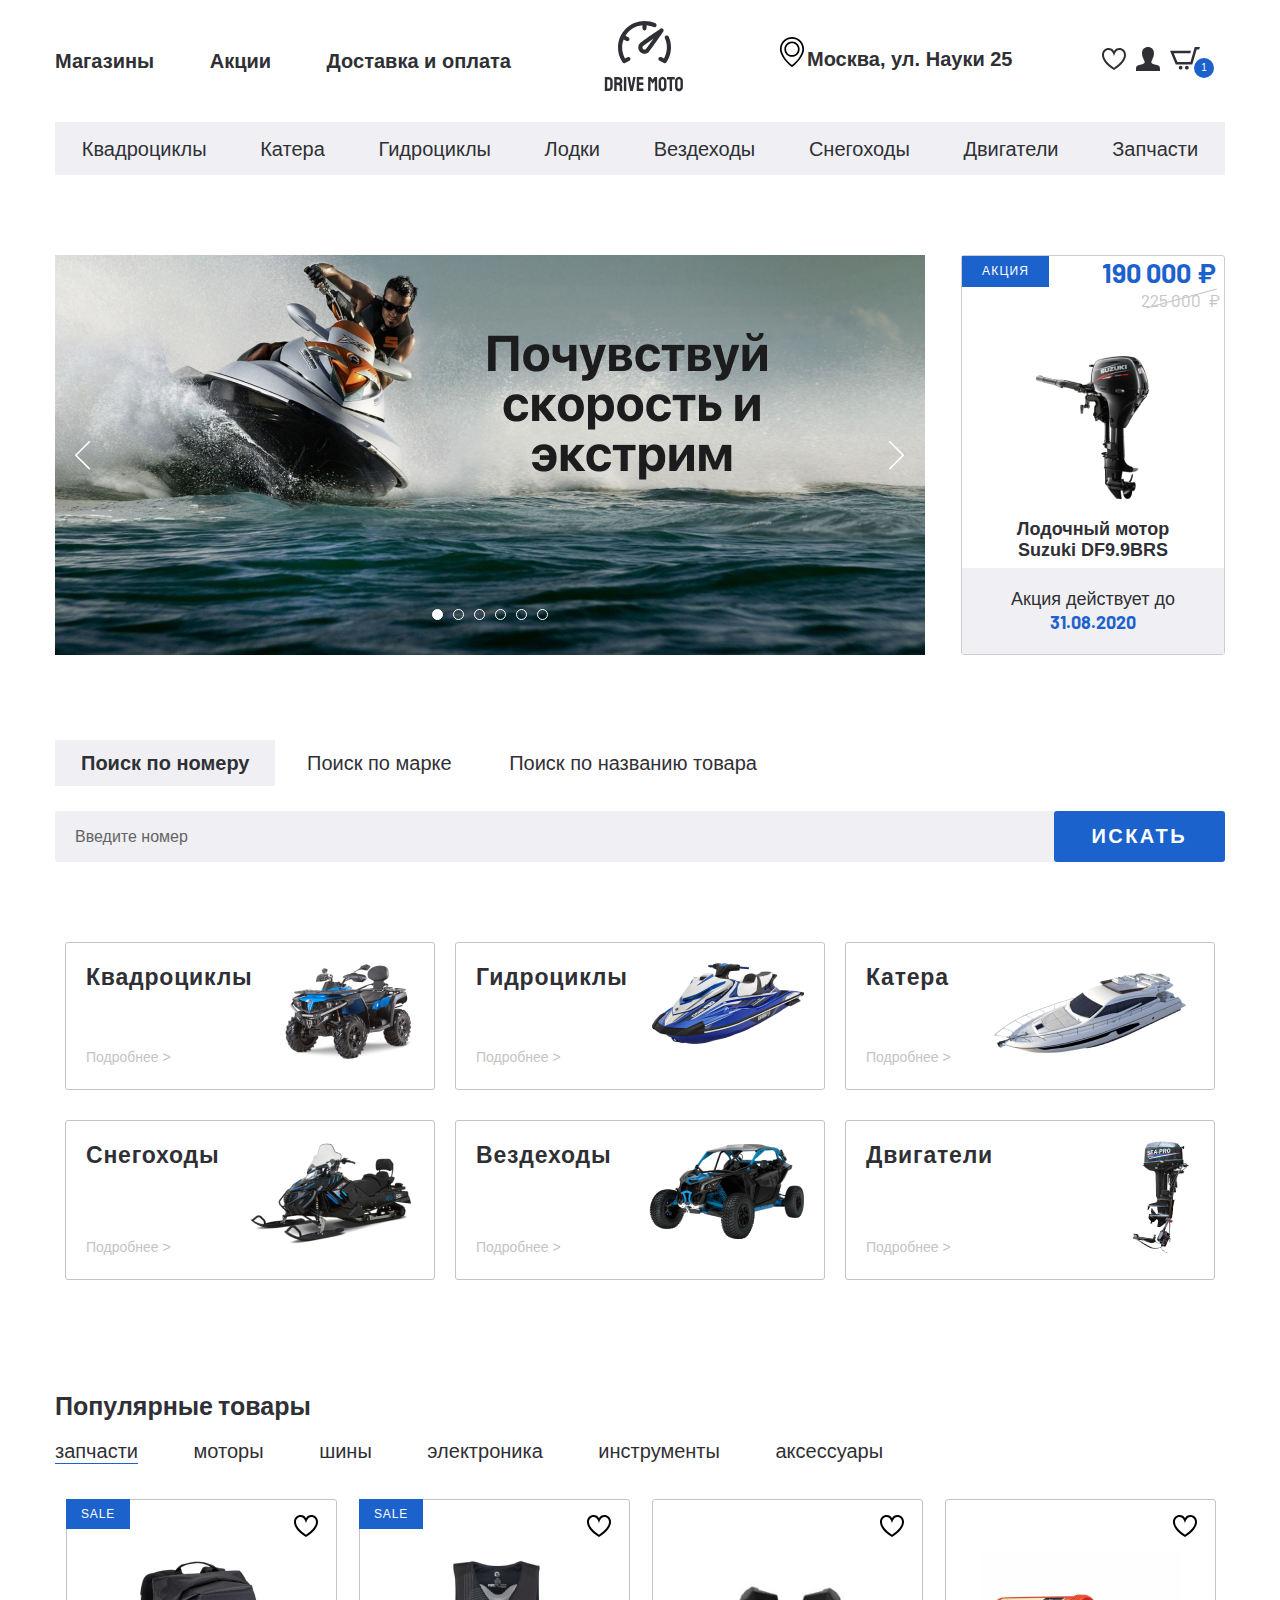
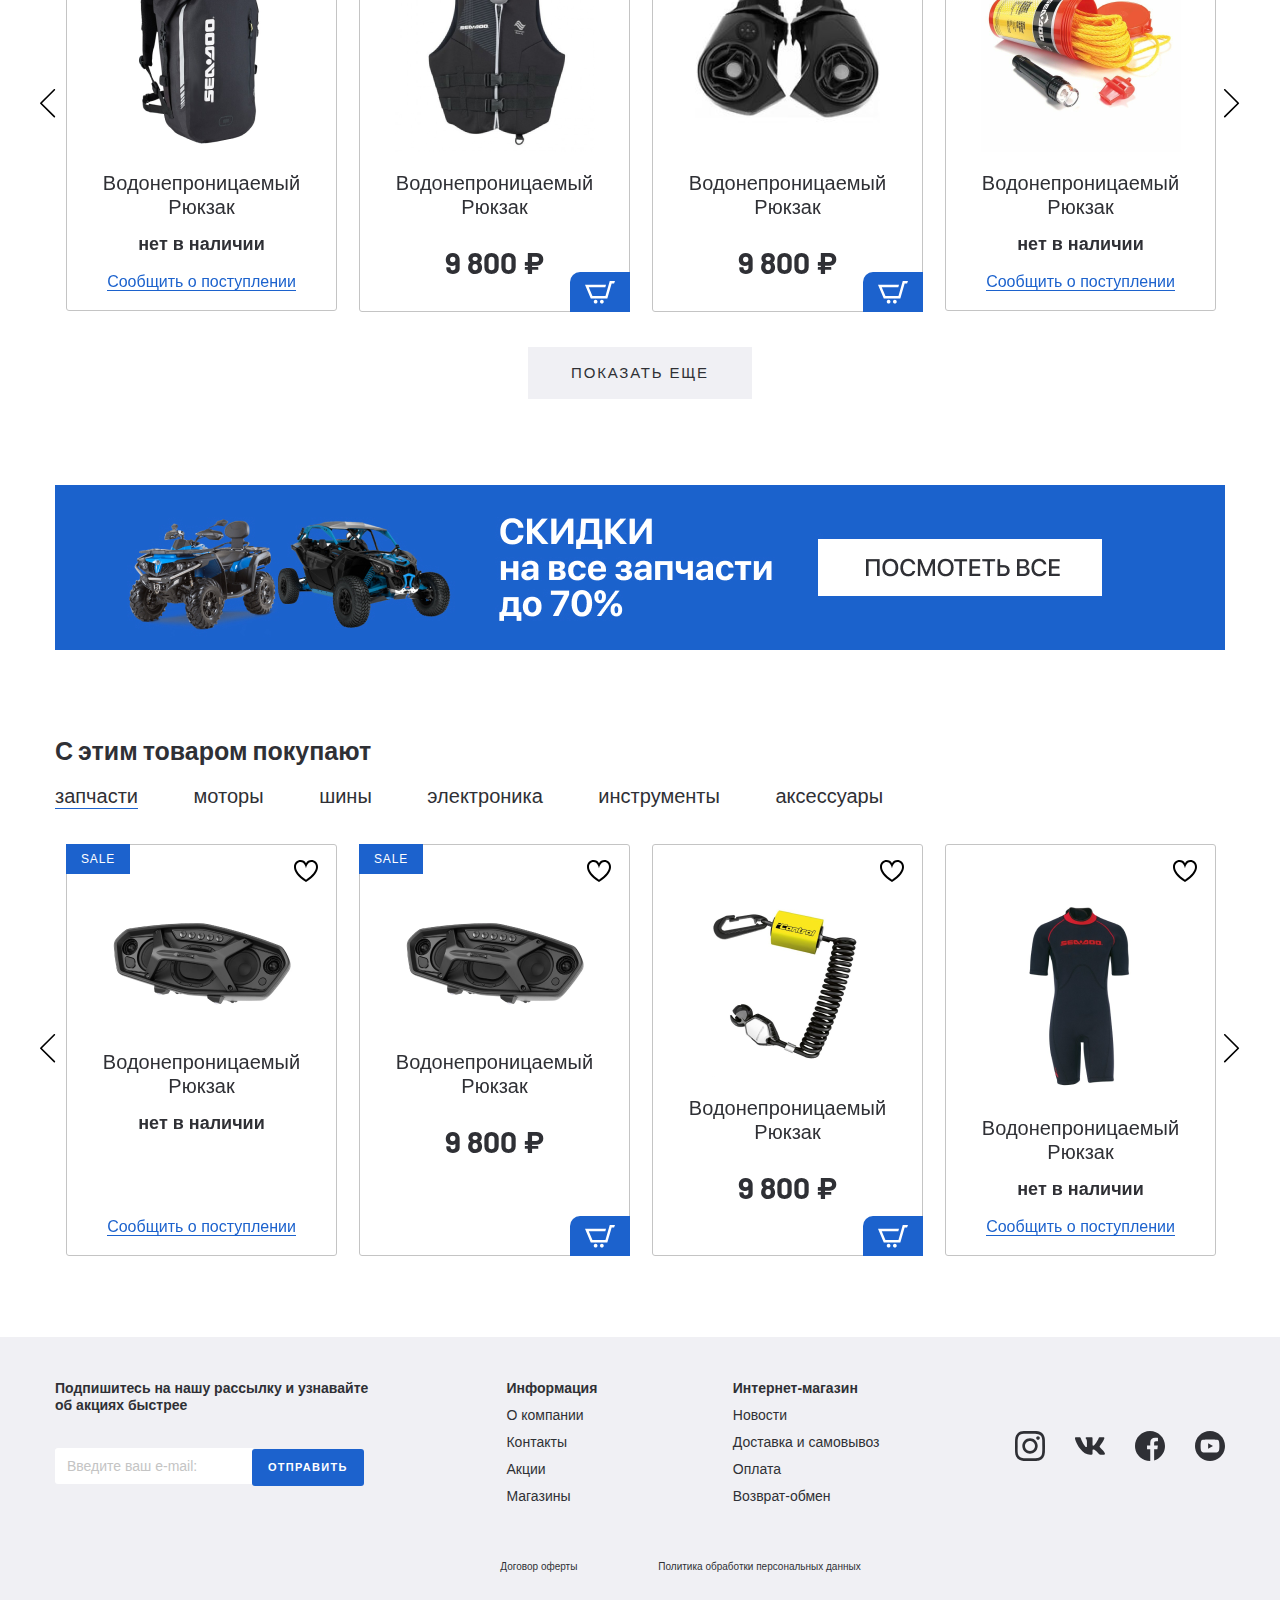
<file: Gidro-html/index.html>
<!DOCTYPE html>
<html lang="en">

<head>
    <meta charset="UTF-8">
    <meta http-equiv="X-UA-Compatible" content="IE=edge">
    <meta name="viewport" content="width=device-width, initial-scale=1.0">
    <link rel="stylesheet" href="accets/css/normalize.css">
    <link rel="preconnect" href="https://fonts.gstatic.com">
    <link href="https://fonts.googleapis.com/css2?family=Barlow:wght@400;700&display=swap" rel="stylesheet">
    <link rel="stylesheet" href="accets/css/fonts.css">
    <link rel="stylesheet" href="accets/css/slick.css">
    <link rel="stylesheet" href="accets/css/ion.rangeSlider.min.css">
    <link rel="stylesheet" href="accets/css/jquery.formstyler.theme.css">
    <link rel="stylesheet" href="accets/css/jquery.formstyler.css">
    <link rel="stylesheet" href="accets/css/jquery.rateyo.min.css"> 
    <link rel="stylesheet" href="accets/css/style.css">
    <link rel="stylesheet" href="accets/css/media.css">
    <title>Gidrotsikly</title>
</head>

<body>
    <header class="header page-section">
        
        <div class="header__top">
            <div class="container">
                <div class="header__top-inner">
                    <nav class="menu">
                        <button class="menu__btn">
                            <div class="menu__btn-line"></div>
                            <div class="menu__btn-line"></div>
                            <div class="menu__btn-line"></div>
                        </button>
                        <ul class="menu__list">
                            <li class="menu__item"><a href="#" class="menu__link">Магазины</a></li>
                            <li class="menu__item"><a href="#" class="menu__link">Акции</a></li>
                            <li class="menu__item"><a href="#" class="menu__link">Доставка и оплата</a></li>
                        </ul>
                    </nav>
                    <a href="#" class="logo"><img src="accets/img/elements/logo.svg" alt="" class="logo__img"></a>
                    <a href="#" class="logo-mobile"><img src="accets/img/elements/logo-mobile.svg" alt="" class="logo__img-mobile"></a>
                    <div class="header__box">
                        <p class="header__address">Москва, ул. Науки 25</p>
                        <ul class="user-list">
                            <li class="user-list__item"><a href="#" class="user-list__link">
                                    <img src="accets/img/elements/heart.svg" alt="">
                                </a></li>
                            <li class="user-list__item"><a href="#" class="user-list__link">
                                    <img src="accets/img/elements/user.svg" alt="">
                                </a></li>
                            <li class="user-list__item"><a href="#" class="user-list__link basket">
                                    <img src="accets/img/elements/basket.svg" alt="">
                                    <p class="basket__num">1</p>
                                </a></li>
                        </ul>
                    </div>
                </div>
            </div>
            
        </div>
        <div class="menu-mobile">
            <div class="container"> 
                <div class="menu-mobile__header-top">
                    <ul class="menu-mobile__list">
                        <li class="menu-mobile__item">
                            <a href="#" class="menu-mobile__link">
                                <img src="accets/img/elements/user.svg" alt="">
                                <p>Войти</p>
                            </a>
                        </li>
                        <li class="menu-mobile__item">
                            <a href="#" class="menu-mobile__link">
                                <img src="accets/img/elements/user.svg" alt="">
                                <p>Регистрация</p>
                            </a>
                        </li>
                        <li class="menu-mobile__item">
                            <a href="#" class="menu-mobile__link">
                                <img src="accets/img/elements/heart.svg" alt="">
                                <p>Избранное</p>
                            </a>
                        </li>
                        <li class="menu-mobile__item">
                            <a href="#" class="menu-mobile__link">
                                <img src="accets/img/elements/basket.svg" alt="">
                                <p>Корзина</p>
                            </a>
                        </li>
                        <li class="menu-mobile__item">
                            <a href="#" class="menu-mobile__link">
                                <img src="accets/img/elements/house.svg" alt="">
                                <p>Магазины</p>
                            </a>
                        </li>
                        <li class="menu-mobile__item">
                            <a href="#" class="menu-mobile__link">
                                <img src="accets/img/elements/sale.svg" alt="">
                                <p>Акции</p>
                            </a>
                        </li>
                        <li class="menu-mobile__item">
                            <a href="#" class="menu-mobile__link">
                                <img src="accets/img/elements/pay.svg" alt="">
                                <p>Доставка и оплата</p>
                            </a>
                        </li>
                        <li class="menu-mobile__item">
                            <a href="#" class="menu-mobile__link">
                                <p>Квадроциклы</p>
                            </a>
                        </li>
                        <li class="menu-mobile__item">
                            <a href="#" class="menu-mobile__link">
                                <p>Катера</p>
                            </a>
                        </li>
                        <li class="menu-mobile__item">
                            <a href="#" class="menu-mobile__link">
                                <p>Гидроциклы</p>
                            </a>
                        </li>
                        <li class="menu-mobile__item">
                            <a href="#" class="menu-mobile__link">
                                <p>Лодки</p>
                            </a>
                        </li>
                        <li class="menu-mobile__item">
                            <a href="#" class="menu-mobile__link">
                                <p>Вездеходы</p>
                            </a>
                        </li>
                        <li class="menu-mobile__item">
                            <a href="#" class="menu-mobile__link">
                                <p>Снегоходы</p>
                            </a>
                        </li>
                        <li class="menu-mobile__item">
                            <a href="#" class="menu-mobile__link">
                                <p>Двигатели</p>
                            </a>
                        </li>
                        <li class="menu-mobile__item">
                            <a href="#" class="menu-mobile__link">
                                <p>Запчасти</p>
                            </a>
                        </li>
                    </ul>
                    <p class="menu-mobile__address">Москва,<br> ул. Науки  25</p>
                </div>
                <div class="menu-mobile__header-bottom">
                    <ul class="menu-mobile__line">
                        <li class="menu__item">
                            <a href="#" class="menu__link">
                                <p>Магазины</p>
                            </a>
                        </li>
                        <li class="menu__item">
                            <a href="#" class="menu__link">
                                <p>Акции</p>
                            </a>
                        </li>
                        <li class="menu__item">
                            <a href="#" class="menu__link">
                                <p>Доставка и оплата</p>
                            </a>
                        </li>
                    </ul>
    
                </div>
            </div>
           
        </div>
        <div class="header__bottom">
            <div class="container">
                <ul class="menu-categories">
                    <li class="menu-categories__item"><a href="#" class="menu-categories__link">Квадроциклы</a></li>
                    <li class="menu-categories__item"><a href="#" class="menu-categories__link">Катера</a></li>
                    <li class="menu-categories__item"><a href="#" class="menu-categories__link">Гидроциклы</a></li>
                    <li class="menu-categories__item"><a href="#" class="menu-categories__link">Лодки</a></li>
                    <li class="menu-categories__item"><a href="#" class="menu-categories__link">Вездеходы</a></li>
                    <li class="menu-categories__item"><a href="#" class="menu-categories__link">Снегоходы</a></li>
                    <li class="menu-categories__item"><a href="#" class="menu-categories__link">Двигатели</a></li>
                    <li class="menu-categories__item"><a href="#" class="menu-categories__link">Запчасти</a></li>
                </ul>
            </div>
        </div>
        
        
    </header>

    <section class="banner-section page-section">
        <div class="container">
            <div class="banner-section__inner">
                <div class="banner-section__slider">
                    <a class="banner-section__slider-item" href="#">
                        <img src="accets/img/elements/banner.jpg" alt="">
                    </a>
                    <a class="banner-section__slider-item" href="#">
                        <img src="accets/img/elements/banner.jpg" alt="">
                    </a>
                    <a class="banner-section__slider-item" href="#">
                        <img src="accets/img/elements/banner.jpg" alt="">
                    </a>
                    <a class="banner-section__slider-item" href="#">
                        <img src="accets/img/elements/banner.jpg" alt="">
                    </a>
                    <a class="banner-section__slider-item" href="#">
                        <img src="accets/img/elements/banner.jpg" alt="">
                    </a>
                    <a class="banner-section__slider-item" href="#">
                        <img src="accets/img/elements/banner.jpg" alt="">
                    </a>
                </div>
                <a class="banner-section__item sale-item" href="#">
                    <div class="sale-item__top">
                        <p class="sale-item__info">акция</p>
                        <div class="sale-item__price">
                            <div class="price sale-item__price-new">190 000<span>₽</span></div>
                            <div class="price sale-item__price-old">225 000<span>₽</span></div>
                        </div>
                    </div>
                    <image class="sale-item__img" src="accets/img/content/sale-1.png"></image>
                    <h5 class="sale-item__title">Лодочный мотор Suzuki DF9.9BRS</h5>
                    <div class="sale-item__footer">
                        Акция действует до
                        <span>31.08.2020</span>
                    </div>
                </a>
            </div>

        </div>
    </section>
    
    <section class="search page-section">
        <div class="container">        
            <div class="search__inner">
                <div class="tabs-wrapper ">
                    <div class="tabs search__tabs">
                        <div class="search__tabs-inner">
                            <a class="tab search__tabs-item is-active" href="#tab-1">Поиск по номеру</a>
                            <a class="tab search__tabs-item" href="#tab-2">Поиск по марке</a>
                            <a class="tab search__tabs-item" href="#tab-3">Поиск по названию товара</a>
                        </div>
                    </div>
                </div>
                <div class="tabs-container search__content">
                    <div id="tab-1" class="tabs-content search__content-item is-active">
                        <form class="search__content-form">
                            <input type="text" class="search__content-input" placeholder="Введите номер">
                            <button class="search__content-btn btn" type="submit">искать</button>
                        </form>
                    </div>
                    <div id="tab-2" class="tabs-content search__content-item">
                        <form class="search__content-form">
                            <input type="text" class="search__content-input" placeholder="Введите марку">
                            <button class="search__content-btn btn" type="submit">искать</button>
                        </form>
                    </div>
                    <div id="tab-3" class="tabs-content search__content-item">
                        <form class="search__content-form">
                            <input type="text" class="search__content-input" placeholder="Введите название товара">
                            <button class="search__content-btn btn" type="submit">искать</button>
                        </form>
                    </div>
                </div>
            </div>
        </div>
    </section>


    
    <section class="categories page-section">
        <div class="container">
            <div class="categories__inner">
                <a class="categories__item" href="#">
                    <div class="categories__item-info">
                        <h4 class="categories__item-title">Квадроциклы</h4>
                        <p class="categories__item-text">Подробнее ></p>
                    </div>
                    <div class="categories__item-img">
                        <img src="accets/img/content/cat-1.png" alt="">
                    </div>

                </a>
                <a class="categories__item" href="#">
                    <div class="categories__item-info">
                        <h4 class="categories__item-title">Гидроциклы</h4>
                        <p class="categories__item-text">Подробнее ></p>
                    </div>
                    <div class="categories__item-img">
                        <img src="accets/img/content/cat-2.png" alt="">
                    </div>
                </a>
                <a class="categories__item" href="#">
                    <div class="categories__item-info">
                        <h4 class="categories__item-title">Катера</h4>
                        <p class="categories__item-text">Подробнее ></p>
                    </div>
                    <div class="categories__item-img">
                        <img src="accets/img/content/cat-3.png" alt="">
                    </div>
                </a>
                <a class="categories__item" href="#">
                    <div class="categories__item-info">
                        <h4 class="categories__item-title">Снегоходы</h4>
                        <p class="categories__item-text">Подробнее ></p>
                    </div>
                    <div class="categories__item-img">
                        <img src="accets/img/content/cat-4.png" alt="">
                    </div>
                </a>
                <a class="categories__item" href="#">
                    <div class="categories__item-info">
                        <h4 class="categories__item-title">Вездеходы</h4>
                        <p class="categories__item-text">Подробнее ></p>
                    </div>
                    <div class="categories__item-img">
                        <img src="accets/img/content/cat-5.png" alt="">
                    </div>
                </a>
                <a class="categories__item" href="#">
                    <div class="categories__item-info">
                        <h4 class="categories__item-title">Двигатели</h4>
                        <p class="categories__item-text">Подробнее ></p>
                    </div>
                    <div class="categories__item-img">
                        <img src="accets/img/content/cat-6.png" alt="">
                    </div>
                </a>
            </div>
        </div>
    </section>
   
    <section class="products page-section">
        <div class="container">
            <div class="products__inner">
                <h3 class="product__title">Популярные товары</h3>
                <div class="tabs-wrapper">
                    <div class="tabs products__tabs">
                        <div class="products__tabs-inner">
                            <a href="#product-tab-1" class="tab products__tab is-active">запчасти</a>
                            <a href="#product-tab-2" class="tab products__tab">моторы</a>
                            <a href="#product-tab-3" class="tab products__tab">шины</a>
                            <a href="#product-tab-4" class="tab products__tab">электроника</a>
                            <a href="#product-tab-5" class="tab products__tab">инструменты</a>
                            <a href="#product-tab-6" class="tab products__tab">аксессуары</a>
                        </div>
                    </div>
                </div>

                <div class="tabs-container products__container">
                    <div id="product-tab-1" class="tabs-content products__content is-active">
                        <div class="product-slider">
                            <div class="product-slider__item">
                                <div class="product-item__wrapper product-item__not-available">
                                    <button class="product-item__favorite icon-favorite icon-favorite"></button>
                                    <button class="product-item__basket">
                                        <img src="accets/img/elements/basket-white.svg" alt="">
                                    </button>
                                    <a href="#" class="product-item__notify-link"><span>Сообщить о
                                            поступлении</span></a>

                                    <a href="#" class="product-item is-sale">
                                        <p class="product-item__hover-text">посмотреть товар</p>
                                        <img src="accets/img/content/prod-1.png" alt="" class="product-item__img">
                                        <h4 class="product-item__title">Водонепроницаемый Рюкзак</h4>
                                        <p class="price product-item__price">9 800 ₽</p>
                                        <p class="product-item__notify-text">нет в наличии</p>

                                    </a>
                                </div>
                            </div>
                            <div class="product-slider__item">
                                <div class="product-item__wrapper">
                                    <button class="product-item__favorite icon-favorite"></button>
                                    <button class="product-item__basket">
                                        <img src="accets/img/elements/basket-white.svg" alt="">
                                    </button>
                                    <a href="#" class="product-item__notify-link"><span>Сообщить о
                                            поступлении</span></a>

                                    <a href="#" class="product-item is-sale">
                                        <p class="product-item__hover-text">посмотреть товар</p>
                                        <img src="accets/img/content/prod-2.png" alt="" class="product-item__img">
                                        <h4 class="product-item__title">Водонепроницаемый Рюкзак</h4>
                                        <p class="price product-item__price">9 800 ₽</p>
                                        <p class="product-item__notify-text">нет в наличии</p>

                                    </a>
                                </div>
                            </div>
                            <div class="product-slider__item">
                                <div class="product-item__wrapper">
                                    <button class="product-item__favorite icon-favorite"></button>
                                    <button class="product-item__basket">
                                        <img src="accets/img/elements/basket-white.svg" alt="">
                                    </button>
                                    <a href="#" class="product-item__notify-link"><span>Сообщить о
                                            поступлении</span></a>

                                    <a href="#" class="product-item">
                                        <p class="product-item__hover-text">посмотреть товар</p>
                                        <img src="accets/img/content/prod-3.png" alt="" class="product-item__img">
                                        <h4 class="product-item__title">Водонепроницаемый Рюкзак</h4>
                                        <p class="price product-item__price">9 800 ₽</p>
                                        <p class="product-item__notify-text">нет в наличии</p>

                                    </a>
                                </div>
                            </div>
                            <div class="product-slider__item">
                                <div class="product-item__wrapper product-item__not-available">
                                    <button class="product-item__favorite icon-favorite"></button>
                                    <button class="product-item__basket">
                                        <img src="accets/img/elements/basket-white.svg" alt="">
                                    </button>
                                    <a href="#" class="product-item__notify-link"><span>Сообщить о
                                            поступлении</span></a>

                                    <a href="#" class="product-item">
                                        <p class="product-item__hover-text">посмотреть товар</p>
                                        <img src="accets/img/content/prod-4.png" alt="" class="product-item__img">
                                        <h4 class="product-item__title">Водонепроницаемый Рюкзак</h4>
                                        <p class="price product-item__price">9 800 ₽</p>
                                        <p class="product-item__notify-text">нет в наличии</p>

                                    </a>
                                </div>
                            </div>
                            <div class="product-slider__item">
                                <div class="product-item__wrapper">
                                    <button class="product-item__favorite icon-favorite"></button>
                                    <button class="product-item__basket">
                                        <img src="accets/img/elements/basket-white.svg" alt="">
                                    </button>
                                    <a href="#" class="product-item__notify-link"><span>Сообщить о
                                            поступлении</span></a>

                                    <a href="#" class="product-item is-sale">
                                        <p class="product-item__hover-text">посмотреть товар</p>
                                        <img src="accets/img/content/prod-1.png" alt="" class="product-item__img">
                                        <h4 class="product-item__title">Водонепроницаемый Рюкзак</h4>
                                        <p class="price product-item__price">9 800 ₽</p>
                                        <p class="product-item__notify-text">нет в наличии</p>

                                    </a>
                                </div>
                            </div>
                            <div class="product-slider__item">
                                <div class="product-item__wrapper">
                                    <button class="product-item__favorite icon-favorite"></button>
                                    <button class="product-item__basket">
                                        <img src="accets/img/elements/basket-white.svg" alt="">
                                    </button>
                                    <a href="#" class="product-item__notify-link"><span>Сообщить о
                                            поступлении</span></a>

                                    <a href="#" class="product-item is-sale">
                                        <p class="product-item__hover-text">посмотреть товар</p>
                                        <img src="accets/img/content/prod-3.png" alt="" class="product-item__img">
                                        <h4 class="product-item__title">Водонепроницаемый Рюкзак</h4>
                                        <p class="price product-item__price">9 800 ₽</p>
                                        <p class="product-item__notify-text">нет в наличии</p>

                                    </a>
                                </div>
                            </div>
                            <div class="product-slider__item">
                                <div class="product-item__wrapper">
                                    <button class="product-item__favorite icon-favorite"></button>
                                    <button class="product-item__basket">
                                        <img src="accets/img/elements/basket-white.svg" alt="">
                                    </button>
                                    <a href="#" class="product-item__notify-link"><span>Сообщить о
                                            поступлении</span></a>

                                    <a href="#" class="product-item">
                                        <p class="product-item__hover-text">посмотреть товар</p>
                                        <img src="accets/img/content/prod-2.png" alt="" class="product-item__img">
                                        <h4 class="product-item__title">Водонепроницаемый Рюкзак</h4>
                                        <p class="price product-item__price">9 800 ₽</p>
                                        <p class="product-item__notify-text">нет в наличии</p>

                                    </a>
                                </div>
                            </div>
                        </div>
                    </div>
                    <div id="product-tab-2" class="tabs-content products__content">
                        <div class="product-slider">
                    
                        
                            <div class="product-slider__item">
                                <div class="product-item__wrapper product-item__not-available">
                                    <button class="product-item__favorite icon-favorite"></button>
                                    <button class="product-item__basket">
                                        <img src="accets/img/elements/basket-white.svg" alt="">
                                    </button>
                                    <a href="#" class="product-item__notify-link"><span>Сообщить о
                                            поступлении</span></a>

                                    <a href="#" class="product-item is-sale">
                                        <p class="product-item__hover-text">посмотреть товар</p>
                                        <img src="accets/img/content/popular-1.png" alt="" class="product-item__img">
                                        <h4 class="product-item__title">Водонепроницаемый Рюкзак</h4>
                                        <p class="price product-item__price">9 800 ₽</p>
                                        <p class="product-item__notify-text">нет в наличии</p>

                                    </a>
                                </div>
                            </div>
                            <div class="product-slider__item">
                                <div class="product-item__wrapper product-item__not-available">
                                    <button class="product-item__favorite icon-favorite"></button>
                                    <button class="product-item__basket">
                                        <img src="accets/img/elements/basket-white.svg" alt="">
                                    </button>
                                    <a href="#" class="product-item__notify-link"><span>Сообщить о
                                            поступлении</span></a>

                                    <a href="#" class="product-item is-sale">
                                        <p class="product-item__hover-text">посмотреть товар</p>
                                        <img src="accets/img/content/popular-1.png" alt="" class="product-item__img">
                                        <h4 class="product-item__title">Водонепроницаемый Рюкзак</h4>
                                        <p class="price product-item__price">9 800 ₽</p>
                                        <p class="product-item__notify-text">нет в наличии</p>

                                    </a>
                                </div>
                            </div>
                            <div class="product-slider__item">
                                <div class="product-item__wrapper product-item__not-available">
                                    <button class="product-item__favorite icon-favorite"></button>
                                    <button class="product-item__basket">
                                        <img src="accets/img/elements/basket-white.svg" alt="">
                                    </button>
                                    <a href="#" class="product-item__notify-link"><span>Сообщить о
                                            поступлении</span></a>

                                    <a href="#" class="product-item is-sale">
                                        <p class="product-item__hover-text">посмотреть товар</p>
                                        <img src="accets/img/content/popular-1.png" alt="" class="product-item__img">
                                        <h4 class="product-item__title">Водонепроницаемый Рюкзак</h4>
                                        <p class="price product-item__price">9 800 ₽</p>
                                        <p class="product-item__notify-text">нет в наличии</p>

                                    </a>
                                </div>
                            </div>
                            <div class="product-slider__item">
                                <div class="product-item__wrapper product-item__not-available">
                                    <button class="product-item__favorite icon-favorite"></button>
                                    <button class="product-item__basket">
                                        <img src="accets/img/elements/basket-white.svg" alt="">
                                    </button>
                                    <a href="#" class="product-item__notify-link"><span>Сообщить о
                                            поступлении</span></a>

                                    <a href="#" class="product-item is-sale">
                                        <p class="product-item__hover-text">посмотреть товар</p>
                                        <img src="accets/img/content/popular-1.png" alt="" class="product-item__img">
                                        <h4 class="product-item__title">Водонепроницаемый Рюкзак</h4>
                                        <p class="price product-item__price">9 800 ₽</p>
                                        <p class="product-item__notify-text">нет в наличии</p>

                                    </a>
                                </div>
                            </div>
                            <div class="product-slider__item">
                                <div class="product-item__wrapper product-item__not-available">
                                    <button class="product-item__favorite icon-favorite"></button>
                                    <button class="product-item__basket">
                                        <img src="accets/img/elements/basket-white.svg" alt="">
                                    </button>
                                    <a href="#" class="product-item__notify-link"><span>Сообщить о
                                            поступлении</span></a>

                                    <a href="#" class="product-item is-sale">
                                        <p class="product-item__hover-text">посмотреть товар</p>
                                        <img src="accets/img/content/popular-1.png" alt="" class="product-item__img">
                                        <h4 class="product-item__title">Водонепроницаемый Рюкзак</h4>
                                        <p class="price product-item__price">9 800 ₽</p>
                                        <p class="product-item__notify-text">нет в наличии</p>

                                    </a>
                                </div>
                            </div>
                        </div>
                        
                    </div>
                    <div id="product-tab-3" class="tabs-content products__content">slider-3</div>
                    <div id="product-tab-4" class="tabs-content products__content">slider-4</div>
                    <div id="product-tab-5" class="tabs-content products__content">slider-5</div>
                    <div id="product-tab-6" class="tabs-content products__content">slider-6</div>
                </div>
                <div class="product__more">
                    <a href="#" class="product__more-link">Показать еще</a>
                </div>
            </div>
        </div>
    </section>
     
    <section class="banner-sale page-section">
        <div class="container">
            <a href="#" class="banner">
                <img src="accets/img/elements/banner-sale.jpg" alt="">
            </a>
        </div>
    </section>

    <section class="products page-section">
        <div class="container">
            <div class="products__inner">
                <h3 class="product__title">С этим товаром покупают</h3>
                <div class="tabs-wrapper">
                    <div class="tabs products__tabs">
                        <div class="products__tabs-inner">
                            <a href="#product-tab-1" class="tab products__tab is-active">запчасти</a>
                            <a href="#product-tab-2" class="tab products__tab">моторы</a>
                            <a href="#product-tab-3" class="tab products__tab">шины</a>
                            <a href="#product-tab-4" class="tab products__tab">электроника</a>
                            <a href="#product-tab-5" class="tab products__tab">инструменты</a>
                            <a href="#product-tab-6" class="tab products__tab">аксессуары</a>
                        </div>
                    </div>
                </div>
                <div class="tabs-container products__container">
                    <div id="popular-tab-1" class="tabs-content products__content is-active">
                        <div class="product-slider">
                            <div class="product-slider__item">
                                <div class="product-item__wrapper product-item__not-available">
                                    <button class="product-item__favorite icon-favorite"></button>
                                    <button class="product-item__basket">
                                        <img src="accets/img/elements/basket-white.svg" alt="">
                                    </button>
                                    <a href="#" class="product-item__notify-link"><span>Сообщить о
                                            поступлении</span></a>

                                    <a href="#" class="product-item is-sale">
                                        <p class="product-item__hover-text">посмотреть товар</p>
                                        <img src="accets/img/content/popular-1.png" alt="" class="product-item__img">
                                        <h4 class="product-item__title">Водонепроницаемый Рюкзак</h4>
                                        <p class="price product-item__price">9 800 ₽</p>
                                        <p class="product-item__notify-text">нет в наличии</p>

                                    </a>
                                </div>
                            </div>
                            <div class="product-slider__item">
                                <div class="product-item__wrapper">
                                    <button class="product-item__favorite icon-favorite"></button>
                                    <button class="product-item__basket">
                                        <img src="accets/img/elements/basket-white.svg" alt="">
                                    </button>
                                    <a href="#" class="product-item__notify-link"><span>Сообщить о
                                            поступлении</span></a>

                                    <a href="#" class="product-item is-sale">
                                        <p class="product-item__hover-text">посмотреть товар</p>
                                        <img src="accets/img/content/popular-1.png" alt="" class="product-item__img">
                                        <h4 class="product-item__title">Водонепроницаемый Рюкзак</h4>
                                        <p class="price product-item__price">9 800 ₽</p>
                                        <p class="product-item__notify-text">нет в наличии</p>

                                    </a>
                                </div>
                            </div>
                            <div class="product-slider__item">
                                <div class="product-item__wrapper">
                                    <button class="product-item__favorite icon-favorite"></button>
                                    <button class="product-item__basket">
                                        <img src="accets/img/elements/basket-white.svg" alt="">
                                    </button>
                                    <a href="#" class="product-item__notify-link"><span>Сообщить о
                                            поступлении</span></a>

                                    <a href="#" class="product-item">
                                        <p class="product-item__hover-text">посмотреть товар</p>
                                        <img src="accets/img/content/popular-3.png" alt="" class="product-item__img">
                                        <h4 class="product-item__title">Водонепроницаемый Рюкзак</h4>
                                        <p class="price product-item__price">9 800 ₽</p>
                                        <p class="product-item__notify-text">нет в наличии</p>

                                    </a>
                                </div>
                            </div>
                            <div class="product-slider__item">
                                <div class="product-item__wrapper product-item__not-available">
                                    <button class="product-item__favorite icon-favorite"></button>
                                    <button class="product-item__basket">
                                        <img src="accets/img/elements/basket-white.svg" alt="">
                                    </button>
                                    <a href="#" class="product-item__notify-link"><span>Сообщить о
                                            поступлении</span></a>

                                    <a href="#" class="product-item">
                                        <p class="product-item__hover-text">посмотреть товар</p>
                                        <img src="accets/img/content/popular-4.png" alt="" class="product-item__img">
                                        <h4 class="product-item__title">Водонепроницаемый Рюкзак</h4>
                                        <p class="price product-item__price">9 800 ₽</p>
                                        <p class="product-item__notify-text">нет в наличии</p>

                                    </a>
                                </div>
                            </div>
                            <div class="product-slider__item">
                                <div class="product-item__wrapper">
                                    <button class="product-item__favorite icon-favorite"></button>
                                    <button class="product-item__basket">
                                        <img src="accets/img/elements/basket-white.svg" alt="">
                                    </button>
                                    <a href="#" class="product-item__notify-link"><span>Сообщить о
                                            поступлении</span></a>

                                    <a href="#" class="product-item is-sale">
                                        <p class="product-item__hover-text">посмотреть товар</p>
                                        <img src="accets/img/content/prod-1.png" alt="" class="product-item__img">
                                        <h4 class="product-item__title">Водонепроницаемый Рюкзак</h4>
                                        <p class="price product-item__price">9 800 ₽</p>
                                        <p class="product-item__notify-text">нет в наличии</p>

                                    </a>
                                </div>
                            </div>
                            <div class="product-slider__item">
                                <div class="product-item__wrapper">
                                    <button class="product-item__favorite icon-favorite"></button>
                                    <button class="product-item__basket">
                                        <img src="accets/img/elements/basket-white.svg" alt="">
                                    </button>
                                    <a href="#" class="product-item__notify-link"><span>Сообщить о
                                            поступлении</span></a>

                                    <a href="#" class="product-item is-sale">
                                        <p class="product-item__hover-text">посмотреть товар</p>
                                        <img src="accets/img/content/prod-3.png" alt="" class="product-item__img">
                                        <h4 class="product-item__title">Водонепроницаемый Рюкзак</h4>
                                        <p class="price product-item__price">9 800 ₽</p>
                                        <p class="product-item__notify-text">нет в наличии</p>

                                    </a>
                                </div>
                            </div>
                            <div class="product-slider__item">
                                <div class="product-item__wrapper">
                                    <button class="product-item__favorite icon-favorite"></button>
                                    <button class="product-item__basket">
                                        <img src="accets/img/elements/basket-white.svg" alt="">
                                    </button>
                                    <a href="#" class="product-item__notify-link"><span>Сообщить о
                                            поступлении</span></a>

                                    <a href="#" class="product-item">
                                        <p class="product-item__hover-text">посмотреть товар</p>
                                        <img src="accets/img/content/prod-2.png" alt="" class="product-item__img">
                                        <h4 class="product-item__title">Водонепроницаемый Рюкзак</h4>
                                        <p class="price product-item__price">9 800 ₽</p>
                                        <p class="product-item__notify-text">нет в наличии</p>

                                    </a>
                                </div>
                            </div>
                        </div>
                    </div>
                    <div id="popular-tab-2" class="tabs-content products__content">
                        <div class="product-slider">
                        
                            
                            <div class="product-slider__item">
                                <div class="product-item__wrapper product-item__not-available">
                                    <button class="product-item__favorite icon-favorite"></button>
                                    <button class="product-item__basket">
                                        <img src="accets/img/elements/basket-white.svg" alt="">
                                    </button>
                                    <a href="#" class="product-item__notify-link"><span>Сообщить о
                                            поступлении</span></a>

                                    <a href="#" class="product-item is-sale">
                                        <p class="product-item__hover-text">посмотреть товар</p>
                                        <img src="accets/img/content/popular-1.png" alt="" class="product-item__img">
                                        <h4 class="product-item__title">Водонепроницаемый Рюкзак</h4>
                                        <p class="price product-item__price">9 800 ₽</p>
                                        <p class="product-item__notify-text">нет в наличии</p>

                                    </a>
                                </div>
                            </div>
                            <div class="product-slider__item">
                                <div class="product-item__wrapper product-item__not-available">
                                    <button class="product-item__favorite icon-favorite"></button>
                                    <button class="product-item__basket">
                                        <img src="accets/img/elements/basket-white.svg" alt="">
                                    </button>
                                    <a href="#" class="product-item__notify-link"><span>Сообщить о
                                            поступлении</span></a>

                                    <a href="#" class="product-item is-sale">
                                        <p class="product-item__hover-text">посмотреть товар</p>
                                        <img src="accets/img/content/popular-1.png" alt="" class="product-item__img">
                                        <h4 class="product-item__title">Водонепроницаемый Рюкзак</h4>
                                        <p class="price product-item__price">9 800 ₽</p>
                                        <p class="product-item__notify-text">нет в наличии</p>

                                    </a>
                                </div>
                            </div>
                            <div class="product-slider__item">
                                <div class="product-item__wrapper product-item__not-available">
                                    <button class="product-item__favorite icon-favorite"></button>
                                    <button class="product-item__basket">
                                        <img src="accets/img/elements/basket-white.svg" alt="">
                                    </button>
                                    <a href="#" class="product-item__notify-link"><span>Сообщить о
                                            поступлении</span></a>

                                    <a href="#" class="product-item is-sale">
                                        <p class="product-item__hover-text">посмотреть товар</p>
                                        <img src="accets/img/content/popular-1.png" alt="" class="product-item__img">
                                        <h4 class="product-item__title">Водонепроницаемый Рюкзак</h4>
                                        <p class="price product-item__price">9 800 ₽</p>
                                        <p class="product-item__notify-text">нет в наличии</p>

                                    </a>
                                </div>
                            </div>
                            <div class="product-slider__item">
                                <div class="product-item__wrapper product-item__not-available">
                                    <button class="product-item__favorite icon-favorite"></button>
                                    <button class="product-item__basket">
                                        <img src="accets/img/elements/basket-white.svg" alt="">
                                    </button>
                                    <a href="#" class="product-item__notify-link"><span>Сообщить о
                                            поступлении</span></a>

                                    <a href="#" class="product-item is-sale">
                                        <p class="product-item__hover-text">посмотреть товар</p>
                                        <img src="accets/img/content/popular-1.png" alt="" class="product-item__img">
                                        <h4 class="product-item__title">Водонепроницаемый Рюкзак</h4>
                                        <p class="price product-item__price">9 800 ₽</p>
                                        <p class="product-item__notify-text">нет в наличии</p>

                                    </a>
                                </div>
                            </div>
                            <div class="product-slider__item">
                                <div class="product-item__wrapper product-item__not-available">
                                    <button class="product-item__favorite icon-favorite"></button>
                                    <button class="product-item__basket">
                                        <img src="accets/img/elements/basket-white.svg" alt="">
                                    </button>
                                    <a href="#" class="product-item__notify-link"><span>Сообщить о
                                            поступлении</span></a>

                                    <a href="#" class="product-item is-sale">
                                        <p class="product-item__hover-text">посмотреть товар</p>
                                        <img src="accets/img/content/popular-1.png" alt="" class="product-item__img">
                                        <h4 class="product-item__title">Водонепроницаемый Рюкзак</h4>
                                        <p class="price product-item__price">9 800 ₽</p>
                                        <p class="product-item__notify-text">нет в наличии</p>

                                    </a>
                                </div>
                            </div>
                        </div>
                    </div>
                    <div id="popular-tab-3" class="tabs-content products__content">slider-3</div>
                    <div id="popular-tab-4" class="tabs-content products__content">slider-4</div>
                    <div id="popular-tab-5" class="tabs-content products__content">slider-5</div>
                    <div id="popular-tab-6" class="tabs-content products__content">slider-6</div>
                </div>
            </div>
        </div>
    </section>
    
    <footer class="footer">
        <div class="container">
            <div class="footer__top">
                <div class="footer__top-inner">
                    <div class="footer__top-item">
                        <h6 class="footer__top-title">Подпишитесь на нашу рассылку и узнавайте об акциях быстрее</h6>
                        <form class="footer__top-form">
                            <input type="email" placeholder="Введите ваш e-mail:">
                            <button class="btn" type="submit">Отправить</button>
                        </form>
                    </div>
                    <div class="footer__top-item footer__top-dropinner">
                        <h6 class="footer__top-title footer__top-drop">Информация</h6>
                        <ul class="footer-list">
                            <li class="footer-list__item"><a href="#">О компании</a></li>
                            <li class="footer-list__item"><a href="#">Контакты</a></li>
                            <li class="footer-list__item"><a href="#">Акции</a></li>
                            <li class="footer-list__item"><a href="#">Магазины</a></li>                            
                        </ul>

                    </div>
                    <div class="footer__top-item footer__top-dropinner">
                        <h6 class="footer__top-title footer__top-drop">Интернет-магазин</h6>
                        <ul class="footer-list">
                            <li class="footer-list__item"><a href="#">Новости</a></li>
                            <li class="footer-list__item"><a href="#">Доставка и самовывоз</a></li>
                            <li class="footer-list__item"><a href="#">Оплата</a></li>
                            <li class="footer-list__item"><a href="#">Возврат-обмен</a></li>
                        </ul>
                    </div>
                    <div class="footer__top-item">
                        <ul class="footer-social">
                            <li class="footer-social__item"><a href="#"><img src="accets/img/elements/instagram.svg" alt=""></a></li>
                            <li class="footer-social__item"><a href="#"><img src="accets/img/elements/vk.svg" alt=""></a></li>
                            <li class="footer-social__item"><a href="#"><img src="accets/img/elements/facebook.svg" alt=""></a></li>
                            <li class="footer-social__item"><a href="#"><img src="accets/img/elements/youtube.svg" alt=""></a></li>
                        </ul>
                    </div>
                </div>
            </div>
            <div class="footer__bottom">
                <a href="#" class="footer__bottom-link">Договор оферты</a>
                <a href="#" class="footer__bottom-link">Политика обработки персональных данных</a>
            </div>
        </div>
    </footer>
    


    <script src="https://ajax.googleapis.com/ajax/libs/jquery/3.4.1/jquery.min.js"></script>
    <script src="accets/js/slick.min.js"></script>
    <script src="accets/js/jquery.formstyler.min.js"></script>
    <script src="accets/js/ion.rangeSlider.min.js"></script>
    <script src="accets/js/jquery.rateyo.min.js"></script>
    <script src="accets/js/main.js"></script>
</body>

</html>

<!-- <div class="tabs-wrapper">
        <div class="tabs">
            <a href="#" class="tab is-active"></a>
        </div>
    </div> 
    <div class="tabs-container">
        <div class="tabs-content"></div>
    </div>
    -->
</file>
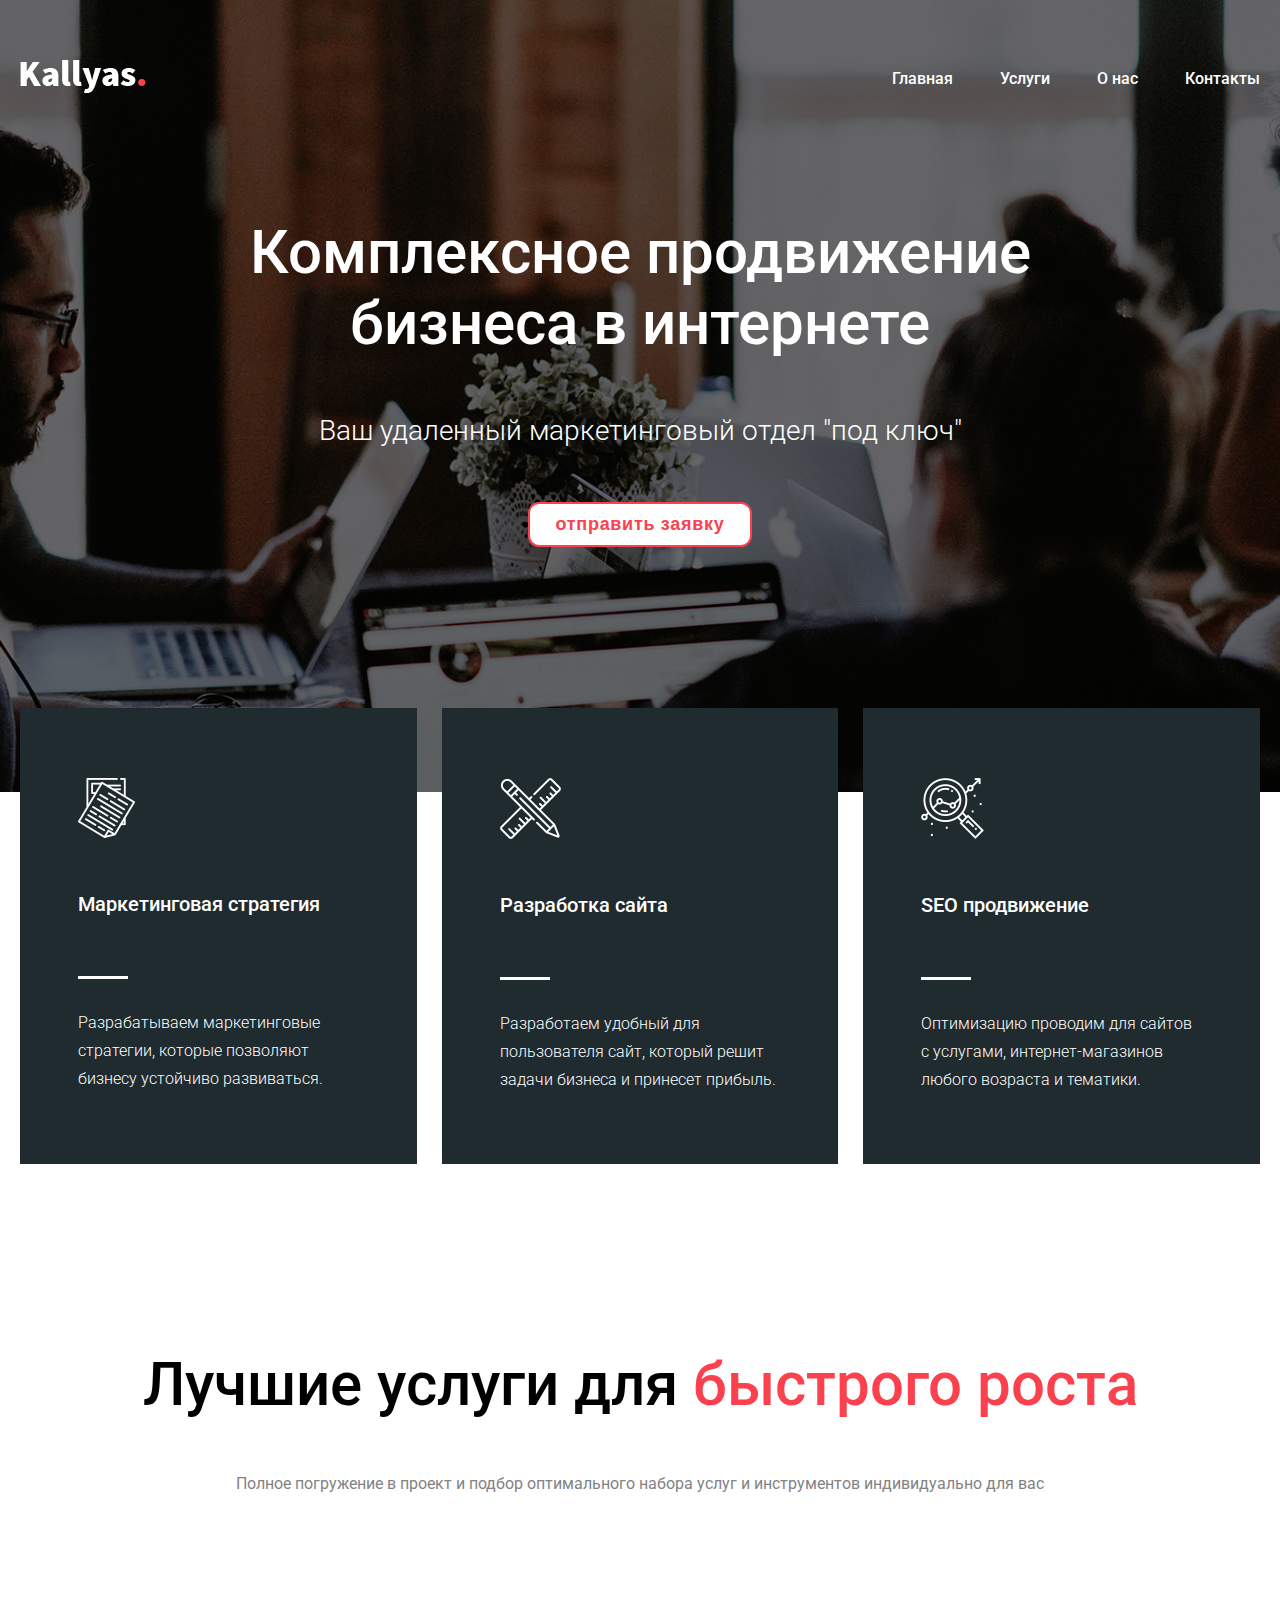
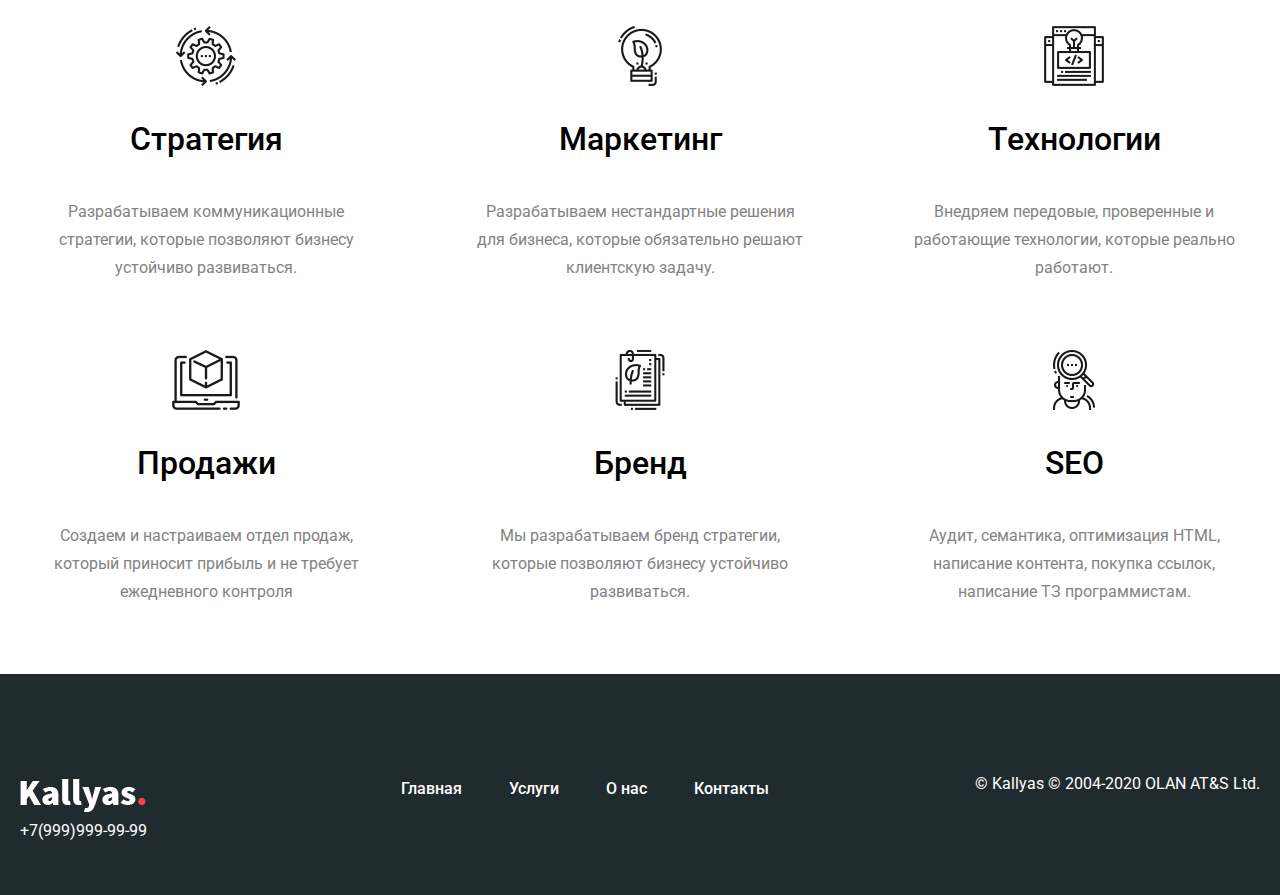
<file: kallyas/index.html>
<!DOCTYPE html>
<html lang="en">
<head>
    <meta charset="UTF-8">
    <meta name="viewport" content="width=device-width, initial-scale=1.0">
    <link href="https://fonts.googleapis.com/css2?family=Roboto:wght@300;400;500;700&display=swap" rel="stylesheet">
    <link rel="stylesheet" href="assets/css/style.css">
    <title>Document</title>
</head>
<body class="">
    <section class="header">
        <div class="container">
		<header>
			<button class="hamburger">&#9776;</button>
			<button class="cross">&#735;</button>
		</header>	
            <div class="header__top">
                <div class="header__top-logo">
                    <a href="#"><img src="assets/img/logo.png" alt="logo"></a>
                </div>
                <nav class="header__top_menu">
                    <ul class="menu">
                        <li><a href="#">Главная</a></li>
                        <li><a href="#">Услуги</a></li>
                        <li><a href="#">О нас</a></li>
                        <li><a href="#">Контакты</a></li>
                    </ul>
                </nav>
            </div>
            <div class="header__content">
                <h1>Комплексное продвижение<br> бизнеса в интернете</h1>
                <h3>Ваш удаленный маркетинговый отдел "под ключ"</h3>
                <button class="btn header__top_btn" type="button" data-popup="popup-order">отправить заявку</button>
                
            </div>
        </div>
    </section>
    <section class="feature">
        <div class="container">
            <div class="feature__inner">
                <div class="feature__elem">
                    <img src="assets/img/content.png" alt="icon">
                    <h3>Маркетинговая стратегия</h3>
                    <p>Разрабатываем маркетинговые стратегии, которые позволяют бизнесу устойчиво развиваться.</p>
                </div>
                <div class="feature__elem">
                    <img src="assets/img/graphic-design.png" alt="icon">
                    <h3>Разработка сайта</h3>
                    <p>Разработаем удобный для пользователя сайт, который решит задачи бизнеса и принесет прибыль.</p>
                </div>
                <div class="feature__elem">
                    <img src="assets/img/analysis.png" alt="icon">
                    <h3>SEO продвижение</h3>
                    <p>Оптимизацию проводим для сайтов с услугами, интернет-магазинов любого возраста и тематики.</p>
                </div>
            </div>
        </div>
    </section>
    <section class="services">
        <div class="container">
            <div class="services__header">
                <h2>Лучшие услуги для <span class="red">быстрого роста</span></h2>
                <p>Полное погружение в проект и подбор оптимального набора услуг и инструментов индивидуально для вас</p>
            </div>
            <div class="services__content">
                <div class="services__content-elem">
                    <img src="assets/img/settings.png" alt="icon">
                    <h3>Стратегия</h3>
                    <p>Разрабатываем коммуникационные стратегии, которые позволяют бизнесу устойчиво развиваться.
                    </p>
                </div>
                <div class="services__content-elem">
                    <img src="assets/img/idea.png" alt="icon">
                    <h3>Маркетинг</h3>
                    <p>Разрабатываем нестандартные решения для бизнеса, которые обязательно решают клиентскую задачу.</p>
                </div>
                <div class="services__content-elem">
                    <img src="assets/img/graphic.png" alt="icon">
                    <h3>Технологии</h3>
                    <p>Внедряем передовые, проверенные и работающие технологии, которые реально работают.</p>
                </div>
                <div class="services__content-elem">
                    <img src="assets/img/laptop.png" alt="icon">
                    <h3>Продажи</h3>
                    <p>Создаем и настраиваем отдел продаж, который приносит прибыль и не требует ежедневного контроля</p>
                </div>
                <div class="services__content-elem">
                    <img src="assets/img/file.png" alt="icon">
                    <h3>Бренд</h3>
                    <p>Мы разрабатываем бренд стратегии, которые позволяют бизнесу устойчиво развиваться.</p>
                </div>
                <div class="services__content-elem">
                    <img src="assets/img/user.png" alt="icon">
                    <h3>SEO</h3>
                    <p>Аудит, семантика, оптимизация HTML, написание контента, покупка ссылок, написание ТЗ программистам.</p>
                </div>
            </div>
        </div>
    </section>
    <section class="footer">
        <div class="container">
            <div class="footer__inner">
                <div class="footer__inner-wrap">
                    <a href="#"><img src="assets/img/logo.png" alt="logo"></a>
                    <a href="tel:+79999999999">+7(999)999-99-99</a>
                </div>
                <div class="footer__inner-wrap">
                    <ul class="menu">
                        <li><a href="#">Главная</a></li>
                        <li><a href="#">Услуги</a></li>
                        <li><a href="#">О нас</a></li>
                        <li><a href="#">Контакты</a></li>
                    </ul>
                </div>
                <div class="footer__inner-wrap">
                    <p>© Kallyas © 2004-2020 OLAN AT&S Ltd.</p>
                </div>
            </div>
        </div>
    </section>
    <div class="popup popup-order">
        <div class="popup__wrapper">
            <div class="popup__inner">
                <div class="popup__content">
                    <button class="btn__close popup__btn-close"></button>
                    <h3 class="form__title">Отправить заявку</h3>
                    <form class="form form-send">
                        <input class="form__input" type="text" name="имя" placeholder="Имя" required>
                        <input class="form__input" type="tel" name="телефон" placeholder="Телефон" pattern="[0-9]{11}"
                        required>
                        <input class="form__input" type="text" name="адрес" placeholder="Адрес" required>
                        <label for="var1">
                            <input class="form__input" id="var1" type="checkbox" name="вариант1" value="off">
                            Вариант заказа №1
                        </label>
                        <label for="var2">
                            <input class="form__input" id="var2" type="checkbox" name="вариант2" value="off">
                            Вариант заказа №2
                        </label>
                        <label for="var3">
                            <input class="form__input" id="var3" type="checkbox" name="вариант3" value="off">
                            Вариант заказа №3
                        </label>
                        <button class="btn form__btn" type="submit">Отправить заявку</button>
                      </form>
                </div>
            </div>
        </div>
    </div>
    <div class="popup popup-thanks">
        <div class="popup__wrapper">
            <div class="popup__inner">
                <div class="popup__content">
                    <button class="btn-close popup__btn-close popup-close"></button>
                    <h3 class="form__title success">Ваша заявка успешно отправлена!</h3>
                </div>
            </div>
        </div>
    </div>
    <div class="popup popup-error">
        <div class="popup__wrapper">
            <div class="popup__inner">
                <div class="popup__content">
                    <button class="btn-close popup__btn-close popup-close"></button>
                    <h3 class="form__title error">Произошла ошибка!</h3>
                </div>
            </div>
        </div>
    </div>

    


	<script src="https://ajax.googleapis.com/ajax/libs/jquery/3.4.1/jquery.min.js"></script>
	<script src="assets/js/main.js"></script>
	<script src="assets/js/popup.js"></script>
	<script src="assets/js/form.js"></script>
</body>
</html>
</file>
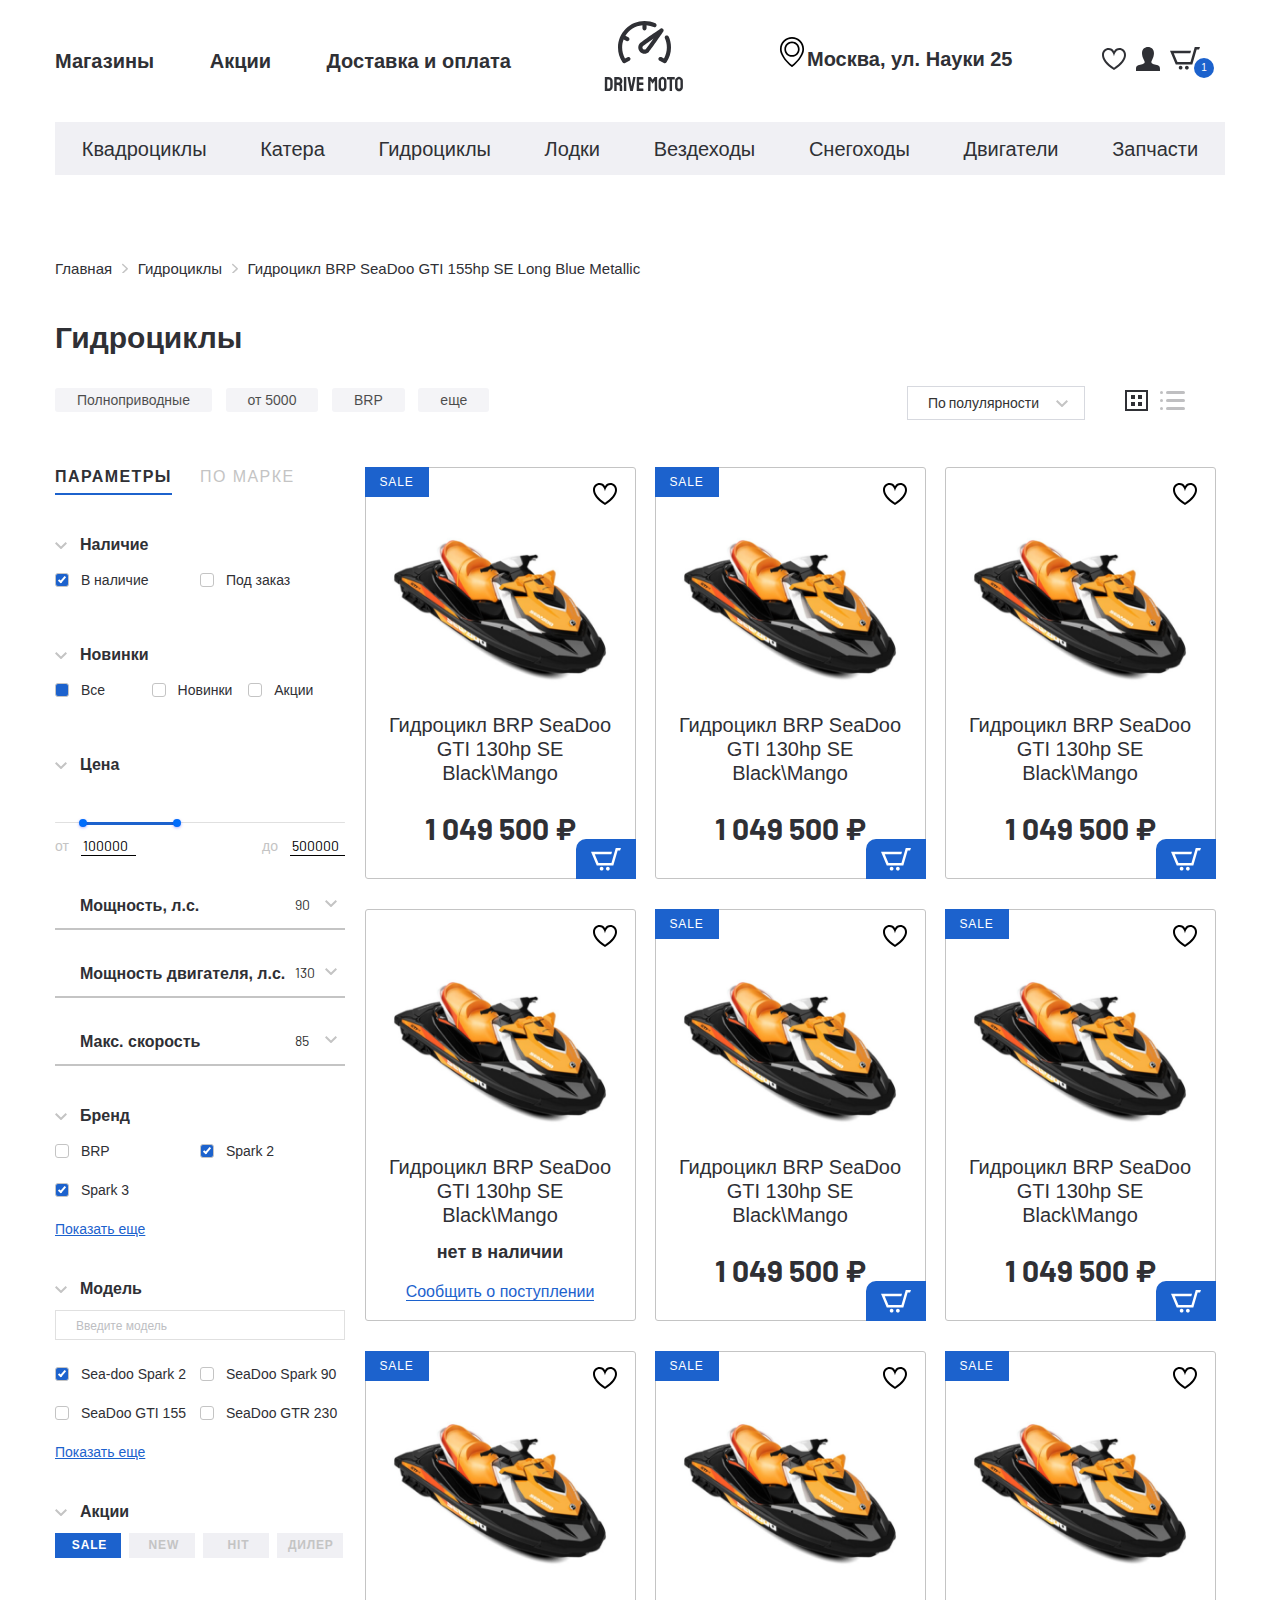
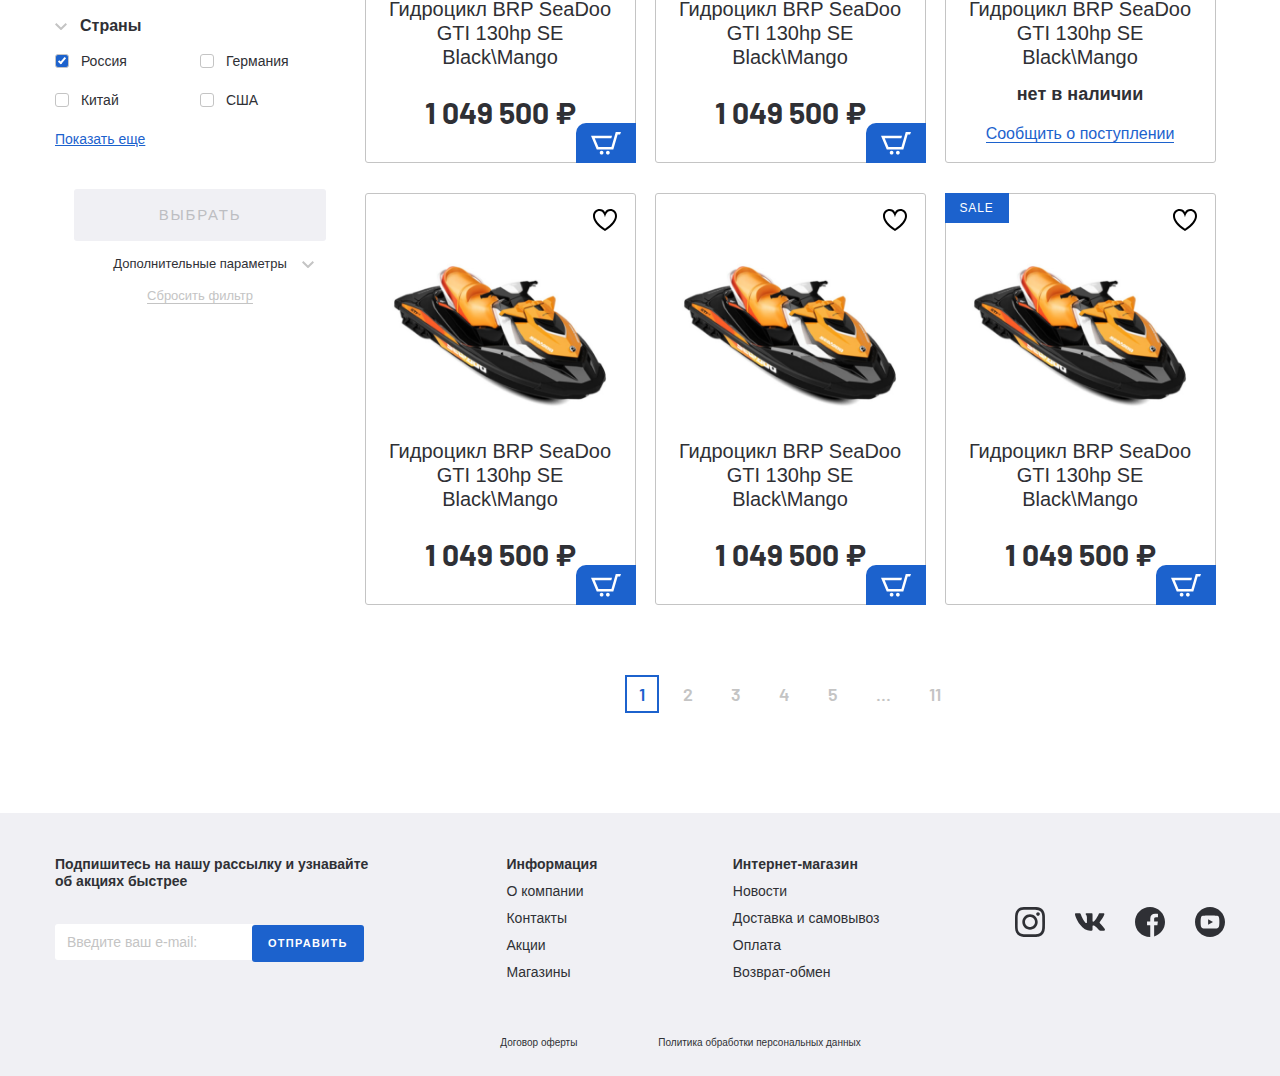
<file: Gidro-html/catalog.html>
<!DOCTYPE html>
<html lang="en">

<head>
    <meta charset="UTF-8">
    <meta http-equiv="X-UA-Compatible" content="IE=edge">
    <meta name="viewport" content="width=device-width, initial-scale=1.0">
    <link rel="stylesheet" href="accets/css/normalize.css">
    <link rel="preconnect" href="https://fonts.gstatic.com">
    <link href="https://fonts.googleapis.com/css2?family=Barlow:wght@400;700&display=swap" rel="stylesheet">
    <link rel="stylesheet" href="accets/css/fonts.css">
    <link rel="stylesheet" href="accets/css/slick.css">
    <link rel="stylesheet" href="accets/css/ion.rangeSlider.min.css">
    <link rel="stylesheet" href="accets/css/jquery.formstyler.theme.css">
    <link rel="stylesheet" href="accets/css/jquery.formstyler.css">
    <link rel="stylesheet" href="accets/css/jquery.rateyo.min.css"> 
    <link rel="stylesheet" href="accets/css/style.css">
    <link rel="stylesheet" href="accets/css/media.css">
    <title>Gidrotsikly</title>
</head>

<body>
    <header class="header page-section">
        
        <div class="header__top">
            <div class="container">
                <div class="header__top-inner">
                    <nav class="menu">
                        <button class="menu__btn">
                            <div class="menu__btn-line"></div>
                            <div class="menu__btn-line"></div>
                            <div class="menu__btn-line"></div>
                        </button>
                        <ul class="menu__list">
                            <li class="menu__item"><a href="#" class="menu__link">Магазины</a></li>
                            <li class="menu__item"><a href="#" class="menu__link">Акции</a></li>
                            <li class="menu__item"><a href="#" class="menu__link">Доставка и оплата</a></li>
                        </ul>
                    </nav>
                    <a href="#" class="logo"><img src="accets/img/elements/logo.svg" alt="" class="logo__img"></a>
                    <a href="#" class="logo-mobile"><img src="accets/img/elements/logo-mobile.svg" alt="" class="logo__img-mobile"></a>
                    <div class="header__box">
                        <p class="header__address">Москва, ул. Науки 25</p>
                        <ul class="user-list">
                            <li class="user-list__item"><a href="#" class="user-list__link">
                                    <img src="accets/img/elements/heart.svg" alt="">
                                </a></li>
                            <li class="user-list__item"><a href="#" class="user-list__link">
                                    <img src="accets/img/elements/user.svg" alt="">
                                </a></li>
                            <li class="user-list__item"><a href="#" class="user-list__link basket">
                                    <img src="accets/img/elements/basket.svg" alt="">
                                    <p class="basket__num">1</p>
                                </a></li>
                        </ul>
                    </div>
                </div>
            </div>
            
        </div>
        <div class="menu-mobile">
            <div class="container"> 
                <div class="menu-mobile__header-top">
                    <ul class="menu-mobile__list">
                        <li class="menu-mobile__item">
                            <a href="#" class="menu-mobile__link">
                                <img src="accets/img/elements/user.svg" alt="">
                                <p>Войти</p>
                            </a>
                        </li>
                        <li class="menu-mobile__item">
                            <a href="#" class="menu-mobile__link">
                                <img src="accets/img/elements/user.svg" alt="">
                                <p>Регистрация</p>
                            </a>
                        </li>
                        <li class="menu-mobile__item">
                            <a href="#" class="menu-mobile__link">
                                <img src="accets/img/elements/heart.svg" alt="">
                                <p>Избранное</p>
                            </a>
                        </li>
                        <li class="menu-mobile__item">
                            <a href="#" class="menu-mobile__link">
                                <img src="accets/img/elements/basket.svg" alt="">
                                <p>Корзина</p>
                            </a>
                        </li>
                        <li class="menu-mobile__item">
                            <a href="#" class="menu-mobile__link">
                                <img src="accets/img/elements/house.svg" alt="">
                                <p>Магазины</p>
                            </a>
                        </li>
                        <li class="menu-mobile__item">
                            <a href="#" class="menu-mobile__link">
                                <img src="accets/img/elements/sale.svg" alt="">
                                <p>Акции</p>
                            </a>
                        </li>
                        <li class="menu-mobile__item">
                            <a href="#" class="menu-mobile__link">
                                <img src="accets/img/elements/pay.svg" alt="">
                                <p>Доставка и оплата</p>
                            </a>
                        </li>
                        <li class="menu-mobile__item">
                            <a href="#" class="menu-mobile__link">
                                <p>Квадроциклы</p>
                            </a>
                        </li>
                        <li class="menu-mobile__item">
                            <a href="#" class="menu-mobile__link">
                                <p>Катера</p>
                            </a>
                        </li>
                        <li class="menu-mobile__item">
                            <a href="#" class="menu-mobile__link">
                                <p>Гидроциклы</p>
                            </a>
                        </li>
                        <li class="menu-mobile__item">
                            <a href="#" class="menu-mobile__link">
                                <p>Лодки</p>
                            </a>
                        </li>
                        <li class="menu-mobile__item">
                            <a href="#" class="menu-mobile__link">
                                <p>Вездеходы</p>
                            </a>
                        </li>
                        <li class="menu-mobile__item">
                            <a href="#" class="menu-mobile__link">
                                <p>Снегоходы</p>
                            </a>
                        </li>
                        <li class="menu-mobile__item">
                            <a href="#" class="menu-mobile__link">
                                <p>Двигатели</p>
                            </a>
                        </li>
                        <li class="menu-mobile__item">
                            <a href="#" class="menu-mobile__link">
                                <p>Запчасти</p>
                            </a>
                        </li>
                    </ul>
                    <p class="menu-mobile__address">Москва,<br> ул. Науки  25</p>
                </div>
                <div class="menu-mobile__header-bottom">
                    <ul class="menu-mobile__line">
                        <li class="menu__item">
                            <a href="#" class="menu__link">
                                <p>Магазины</p>
                            </a>
                        </li>
                        <li class="menu__item">
                            <a href="#" class="menu__link">
                                <p>Акции</p>
                            </a>
                        </li>
                        <li class="menu__item">
                            <a href="#" class="menu__link">
                                <p>Доставка и оплата</p>
                            </a>
                        </li>
                    </ul>
    
                </div>
            </div>
           
        </div>
        <div class="header__bottom">
            <div class="container">
                <ul class="menu-categories">
                    <li class="menu-categories__item"><a href="#" class="menu-categories__link">Квадроциклы</a></li>
                    <li class="menu-categories__item"><a href="#" class="menu-categories__link">Катера</a></li>
                    <li class="menu-categories__item"><a href="#" class="menu-categories__link">Гидроциклы</a></li>
                    <li class="menu-categories__item"><a href="#" class="menu-categories__link">Лодки</a></li>
                    <li class="menu-categories__item"><a href="#" class="menu-categories__link">Вездеходы</a></li>
                    <li class="menu-categories__item"><a href="#" class="menu-categories__link">Снегоходы</a></li>
                    <li class="menu-categories__item"><a href="#" class="menu-categories__link">Двигатели</a></li>
                    <li class="menu-categories__item"><a href="#" class="menu-categories__link">Запчасти</a></li>
                </ul>
            </div>
        </div>
        
        
    </header>
    <div class="breadcrumbs">
        <div class="container">
            <div class="breadcrumbs__list-wrapper">
                <ul class="breadcrumbs__list">
                    <li class="breadcrumbs__list-item">
                        <a href="#">Главная</a>
                    </li>
                    <li class="breadcrumbs__list-item">
                        <span>Гидроциклы</span>
                    </li>
                    <li class="breadcrumbs__list-item">
                        <span>Гидроцикл BRP SeaDoo GTI 155hp SE Long Blue Metallic</span>
                    </li>
    
                </ul>
            </div>
        </div>
    </div>

    <section class="catalog">
        <div class="container">
            <h2 class="catalog__title">Гидроциклы</h2>
            
            <div class="catalog__filter">
                <div class="catalog__filter-items-wrapper">
                    <div class="catalog__filter-items">
                        <button>Полноприводные</button>
                        <button>от 5000</button>
                        <button>BRP</button>
                        <button>еще</button>
                    </div>
                </div>
                
                <div class="catalog__filter-btn">
                    <select class="filter-style select-item">
                        <option>По полулярности</option>
                        <option>2</option>
                        <option>3</option>
                    </select>
                    <button class="catalog__filter_button catalog__filter-btngrid is-active">
                        <svg width="23" height="21" viewBox="0 0 23 21" fill="none" xmlns="http://www.w3.org/2000/svg">
                            <rect x="1" y="1" width="21" height="19" stroke="#2F3035" stroke-width="2"/>
                            <rect x="7" y="6" width="2" height="2" fill="#2F3035" stroke="#2F3035" stroke-width="2"/>
                            <rect x="7" y="13" width="2" height="2" fill="#2F3035" stroke="#2F3035" stroke-width="2"/>
                            <rect x="14" y="6" width="2" height="2" fill="#2F3035" stroke="#2F3035" stroke-width="2"/>
                            <rect x="14" y="13" width="2" height="2" fill="#2F3035" stroke="#2F3035" stroke-width="2"/>
                        </svg>
                    </button>
                    <button class="catalog__filter_button catalog__filter-btnline">
                        <svg width="25" height="19" viewBox="0 0 25 19" fill="none" xmlns="http://www.w3.org/2000/svg">
                            <g opacity="1">
                            <rect x="6" width="19" height="3" rx="1.5" fill="#2F3035"/>
                            <rect x="6" y="8" width="19" height="3" rx="1.5" fill="#2F3035"/>
                            <rect x="6" y="16" width="19" height="3" rx="1.5" fill="#2F3035"/>
                            <rect width="3" height="3" rx="1.5" fill="#2F3035"/>
                            <rect y="8" width="3" height="3" rx="1.5" fill="#2F3035"/>
                            <rect y="16" width="3" height="3" rx="1.5" fill="#2F3035"/>
                            </g>
                        </svg>
                    </button>
                </div>
            </div>
            <div class="catalog__inner">
                <div class="catalog__btn-mobile">Фильтр</div>
                <aside class="catalog__inner-aside aside-filter">
                    <div class="tabs-wrapper">
                        <div class="tabs aside-filter__tabs">
                            <a href="#filter-1" class="tab aside-filter__tab is-active"><span>Параметры</span></a>
                            <a href="#filter-2" class="tab aside-filter__tab"><span>по марке</span></a>
                        </div>
                    </div>
                    <div class="tabs-container">
                            <div id="filter-1" class="tabs-content aside-filter__tabs-content is-active">
                                <form class="aside-filter__form">
                                    <ul class="aside-filter__list">
                                        <li class="aside-filter__item-drop">
                                            <p class="aside-filter__item-title filter__item-drop">Наличие</p>
                                            <div class="aside-filter__content">
                                                <div class="aside-filter__content-box">
                                                    <label class="aside-filter__content-label">
                                                        <input class="filter-style" type="checkbox" checked>
                                                        В наличие
                                                    </label>
                                                </div>
                                                <div class="aside-filter__content-box">
                                                    <label class="aside-filter__content-label">
                                                        <input class="filter-style" type="checkbox">
                                                        Под заказ
                                                    </label>
                                                </div>
                                                
                                            </div>
                                        </li>
                                        <li class="aside-filter__item-drop">
                                            <p class="aside-filter__item-title filter__item-drop">Новинки</p>
                                            <div class="aside-filter__content aside-filter__content-radio">
                                                <div class="aside-filter__content-box">
                                                    <label class="aside-filter__content-label">
                                                        <input class="filter-style" name="radio" type="radio" checked>
                                                        Все
                                                    </label>
                                                </div>
                                                <div class="aside-filter__content-box">
                                                    <label class="aside-filter__content-label">
                                                        <input class="filter-style" name="radio" type="radio">
                                                        Новинки
                                                    </label>
                                                </div>
                                                <div class="aside-filter__content-box">
                                                    <label class="aside-filter__content-label">
                                                        <input class="filter-style" name="radio" type="radio">
                                                        Акции
                                                    </label>
                                                </div>
                                                
                                            </div>
                                        </li>
                                        <li class="aside-filter__item-drop">
                                            <p class="aside-filter__item-title filter__item-drop">Цена</p>
                                            <div class="aside-filter__content"> 
                                                <div class="range-slider">
                                                    <input type="text" class="js-range-slider" value="" />
                                                </div>
                                                <div class="extra-controls">
                                                    <label class="extra-controls_label">от<input type="text" class="js-input-from" value="0"/></label>
                                                    <label class="extra-controls_label">до<input type="text" class="js-input-to" value="0" /></label>    
                                                </div>
                                            </div>
                                        </li>
                                        <li class="aside-filter__item-list">
                                            <p class="aside-filter__item-title filter__item-list">Мощность, л.с.</p>
                                            <select class="filter-style filter__item-listselect">
                                                <option>90</option>
                                                <option>130</option>
                                                <option>154</option>
                                                <option>230</option>
                                            </select>
                                        </li>
                                        <li class="aside-filter__item-list">
                                            <p class="aside-filter__item-title filter__item-list">Мощность двигателя, л.с.</p>
                                            <select class="filter-style filter__item-listselect">
                                                <option>130</option>
                                                <option>140</option>
                                                <option>154</option>
                                                <option>230</option>
                                            </select>
                                        </li>
                                        <li class="aside-filter__item-list">
                                            <p class="aside-filter__item-title filter__item-list">Макс. скорость</p>
                                            <select class="filter-style filter__item-listselect">
                                                <option>85</option>
                                                <option>130</option>
                                                <option>154</option>
                                                <option>230</option>
                                            </select>
                                        </li>
                                        <li class="aside-filter__item-drop">
                                        <p class="aside-filter__item-title filter__item-drop">Бренд</p>
                                        <div class="aside-filter__content">
                                            <div class="aside-filter__content-box">
                                                <label class="aside-filter__content-label">
                                                    <input class="filter-style" type="checkbox">
                                                    BRP
                                                </label>
                                            </div>
                                            <div class="aside-filter__content-box">
                                                <label class="aside-filter__content-label">
                                                    <input class="filter-style" type="checkbox" checked>
                                                    Spark 2
                                                </label>
                                            </div>
                                            <div class="aside-filter__content-box">
                                                <label class="aside-filter__content-label">
                                                    <input class="filter-style" type="checkbox" checked>
                                                    Spark 3 
                                                </label>
                                            </div>
                                            <div class="aside-filter__content-more">
                                                <a href="" class="aside-filter__content-link">Показать еще</a>
                                            </div>
                                        </div>
                                        </li>
                                        <li class="aside-filter__item-drop">
                                            <p class="aside-filter__item-title filter__item-drop">Модель</p>
                                            <div class="aside-filter__content">
                                                <input class="filter-search" type="text" placeholder="Введите модель">
                                                <div class="aside-filter__content-box">
                                                    <label class="aside-filter__content-label">
                                                        <input class="filter-style" type="checkbox" checked>
                                                        Sea-doo Spark 2
                                                    </label>
                                                </div>
                                                <div class="aside-filter__content-box">
                                                    <label class="aside-filter__content-label">
                                                        <input class="filter-style" type="checkbox">
                                                        SeaDoo Spark 90 
                                                    </label>
                                                </div>
                                                <div class="aside-filter__content-box">
                                                    <label class="aside-filter__content-label">
                                                        <input class="filter-style" type="checkbox">
                                                        SeaDoo GTI 155
                                                    </label>
                                                </div>
                                                <div class="aside-filter__content-box">
                                                    <label class="aside-filter__content-label">
                                                        <input class="filter-style" type="checkbox">
                                                        SeaDoo GTR 230
                                                    </label>
                                                </div>
                                                <div class="aside-filter__content-more">
                                                    <a href="" class="aside-filter__content-link">Показать еще</a>
                                                </div>
                                            </div>
                                        </li>
                                        <li class="aside-filter__item-drop btn-checked">
                                        <p class="aside-filter__item-title filter__item-drop">Акции</p>
                                        <div class="aside-filter__content">
                                            <div class="aside-filter__content-box">
                                                <label class="aside-filter__content-label">
                                                    <input class="filter-style checked" type="checkbox">
                                                    <span class="aside-filter__content-span">SALE</span>
                                                </label>
                                            </div>
                                            <div class="aside-filter__content-box">
                                                <label class="aside-filter__content-label">
                                                    <input class="filter-style" type="checkbox">
                                                    <span class="aside-filter__content-span">NEW</span>
                                                </label>
                                            </div>
                                            <div class="aside-filter__content-box">
                                                <label class="aside-filter__content-label">
                                                    <input class="filter-style" type="checkbox">
                                                    <span class="aside-filter__content-span">HIT</span>
                                                </label>
                                            </div>
                                            <div class="aside-filter__content-box">
                                                <label class="aside-filter__content-label">
                                                    <input class="filter-style" type="checkbox">
                                                    <span class="aside-filter__content-span">ДИЛЕР</span>
                                                </label>
                                            </div>
                                        </div>
                                        </li>
                                        <li class="aside-filter__item-drop">
                                        <p class="aside-filter__item-title filter__item-drop">Страны</p>
                                        <div class="aside-filter__content">
                                            <div class="aside-filter__content-box">
                                                <label class="aside-filter__content-label">
                                                    <input class="filter-style" type="checkbox" checked>
                                                    Россия
                                                </label>
                                            </div>
                                            <div class="aside-filter__content-box">
                                                <label class="aside-filter__content-label">
                                                    <input class="filter-style" type="checkbox">
                                                    Германия
                                                </label>
                                            </div>
                                            <div class="aside-filter__content-box">
                                                <label class="aside-filter__content-label">
                                                    <input class="filter-style" type="checkbox">
                                                    Китай
                                                </label>
                                            </div>
                                            <div class="aside-filter__content-box">
                                                <label class="aside-filter__content-label">
                                                    <input class="filter-style" type="checkbox">
                                                    CША
                                                </label>
                                            </div> 
                                            <div class="aside-filter__content-more">
                                                <a href="" class="aside-filter__content-link">Показать еще</a>
                                            </div>
                                        </div>
                                        </li>
                                        <li class="aside-filter__item-drop">
                                            <button class="fiter-btn_send" type="submit" disabled="">ВЫБРАТЬ</button>
                                            <p class="filter__extra">Дополнительные параметры</p>
                                            <div class="filter__extra-content">more</div>
                                            <button class="filter-btn_reset">Сбросить фильтр</button>
                                        </li>
                                    </ul>
                                </form>
                            </div>
                            <div id="filter-2" class="tabs-content aside-filter__tabs-content">content-2</div>
                    </div>
                </aside>
                <div class="catalog__inner-list">
                    <div class="product-item__wrapper">
                        <button class="product-item__favorite icon-favorite"></button>
                        <button class="product-item__basket">
                            <img src="accets/img/elements/basket-white.svg" alt="">
                        </button>
                        <a href="#" class="product-item__notify-link"><span>Сообщить о
                                поступлении</span></a>

                        <a href="#" class="product-item is-sale">
                            <p class="product-item__hover-text">посмотреть товар</p>
                            <img src="accets/img/content/gidro-1.png" alt="" class="product-item__img">
                            <h4 class="product-item__title">Гидроцикл BRP SeaDoo GTI 130hp SE Black\Mango</h4>
                            <p class="price product-item__price">1 049 500 ₽</p>
                            <p class="product-item__notify-text">нет в наличии</p>

                        </a>
                    </div>
                    <div class="product-item__wrapper">
                        <button class="product-item__favorite icon-favorite"></button>
                        <button class="product-item__basket">
                            <img src="accets/img/elements/basket-white.svg" alt="">
                        </button>
                        <a href="#" class="product-item__notify-link"><span>Сообщить о
                                поступлении</span></a>

                        <a href="#" class="product-item is-sale">
                            <p class="product-item__hover-text">посмотреть товар</p>
                            <img src="accets/img/content/gidro-1.png" alt="" class="product-item__img">
                            <h4 class="product-item__title">Гидроцикл BRP SeaDoo GTI 130hp SE Black\Mango</h4>
                            <p class="price product-item__price">1 049 500 ₽</p>
                            <p class="product-item__notify-text">нет в наличии</p>

                        </a>
                    </div>
                    <div class="product-item__wrapper">
                        <button class="product-item__favorite icon-favorite"></button>
                        <button class="product-item__basket">
                            <img src="accets/img/elements/basket-white.svg" alt="">
                        </button>
                        <a href="#" class="product-item__notify-link"><span>Сообщить о
                                поступлении</span></a>

                        <a href="#" class="product-item">
                            <p class="product-item__hover-text">посмотреть товар</p>
                            <img src="accets/img/content/gidro-1.png" alt="" class="product-item__img">
                            <h4 class="product-item__title">Гидроцикл BRP SeaDoo GTI 130hp SE Black\Mango</h4>
                            <p class="price product-item__price">1 049 500 ₽</p>
                            <p class="product-item__notify-text">нет в наличии</p>

                        </a>
                    </div>
                    <div class="product-item__wrapper product-item__not-available">
                        <button class="product-item__favorite icon-favorite"></button>
                        <button class="product-item__basket">
                            <img src="accets/img/elements/basket-white.svg" alt="">
                        </button>
                        <a href="#" class="product-item__notify-link"><span>Сообщить о
                                поступлении</span></a>

                        <a href="#" class="product-item">
                            <p class="product-item__hover-text">посмотреть товар</p>
                            <img src="accets/img/content/gidro-1.png" alt="" class="product-item__img">
                            <h4 class="product-item__title">Гидроцикл BRP SeaDoo GTI 130hp SE Black\Mango</h4>
                            <p class="price product-item__price">1 049 500 ₽</p>
                            <p class="product-item__notify-text">нет в наличии</p>

                        </a>
                    </div>
                    <div class="product-item__wrapper">
                        <button class="product-item__favorite icon-favorite"></button>
                        <button class="product-item__basket">
                            <img src="accets/img/elements/basket-white.svg" alt="">
                        </button>
                        <a href="#" class="product-item__notify-link"><span>Сообщить о
                                поступлении</span></a>

                        <a href="#" class="product-item is-sale">
                            <p class="product-item__hover-text">посмотреть товар</p>
                            <img src="accets/img/content/gidro-1.png" alt="" class="product-item__img">
                            <h4 class="product-item__title">Гидроцикл BRP SeaDoo GTI 130hp SE Black\Mango</h4>
                            <p class="price product-item__price">1 049 500 ₽</p>
                            <p class="product-item__notify-text">нет в наличии</p>

                        </a>
                    </div>
                    <div class="product-item__wrapper">
                        <button class="product-item__favorite icon-favorite"></button>
                        <button class="product-item__basket">
                            <img src="accets/img/elements/basket-white.svg" alt="">
                        </button>
                        <a href="#" class="product-item__notify-link"><span>Сообщить о
                                поступлении</span></a>

                        <a href="#" class="product-item is-sale">
                            <p class="product-item__hover-text">посмотреть товар</p>
                            <img src="accets/img/content/gidro-1.png" alt="" class="product-item__img">
                            <h4 class="product-item__title">Гидроцикл BRP SeaDoo GTI 130hp SE Black\Mango</h4>
                            <p class="price product-item__price">1 049 500 ₽</p>
                            <p class="product-item__notify-text">нет в наличии</p>

                        </a>
                    </div>
                    <div class="product-item__wrapper">
                        <button class="product-item__favorite icon-favorite"></button>
                        <button class="product-item__basket">
                            <img src="accets/img/elements/basket-white.svg" alt="">
                        </button>
                        <a href="#" class="product-item__notify-link"><span>Сообщить о
                                поступлении</span></a>

                        <a href="#" class="product-item is-sale">
                            <p class="product-item__hover-text">посмотреть товар</p>
                            <img src="accets/img/content/gidro-1.png" alt="" class="product-item__img">
                            <h4 class="product-item__title">Гидроцикл BRP SeaDoo GTI 130hp SE Black\Mango</h4>
                            <p class="price product-item__price">1 049 500 ₽</p>
                            <p class="product-item__notify-text">нет в наличии</p>

                        </a>
                    </div>
                    <div class="product-item__wrapper">
                        <button class="product-item__favorite icon-favorite"></button>
                        <button class="product-item__basket">
                            <img src="accets/img/elements/basket-white.svg" alt="">
                        </button>
                        <a href="#" class="product-item__notify-link"><span>Сообщить о
                                поступлении</span></a>

                        <a href="#" class="product-item is-sale">
                            <p class="product-item__hover-text">посмотреть товар</p>
                            <img src="accets/img/content/gidro-1.png" alt="" class="product-item__img">
                            <h4 class="product-item__title">Гидроцикл BRP SeaDoo GTI 130hp SE Black\Mango</h4>
                            <p class="price product-item__price">1 049 500 ₽</p>
                            <p class="product-item__notify-text">нет в наличии</p>

                        </a>
                    </div>
                    <div class="product-item__wrapper product-item__not-available">
                        <button class="product-item__favorite icon-favorite"></button>
                        <button class="product-item__basket">
                            <img src="accets/img/elements/basket-white.svg" alt="">
                        </button>
                        <a href="#" class="product-item__notify-link"><span>Сообщить о
                                поступлении</span></a>

                        <a href="#" class="product-item is-sale">
                            <p class="product-item__hover-text">посмотреть товар</p>
                            <img src="accets/img/content/gidro-1.png" alt="" class="product-item__img">
                            <h4 class="product-item__title">Гидроцикл BRP SeaDoo GTI 130hp SE Black\Mango</h4>
                            <p class="price product-item__price">1 049 500 ₽</p>
                            <p class="product-item__notify-text">нет в наличии</p>

                        </a>
                    </div>
                    <div class="product-item__wrapper">
                        <button class="product-item__favorite icon-favorite"></button>
                        <button class="product-item__basket">
                            <img src="accets/img/elements/basket-white.svg" alt="">
                        </button>
                        <a href="#" class="product-item__notify-link"><span>Сообщить о
                                поступлении</span></a>

                        <a href="#" class="product-item">
                            <p class="product-item__hover-text">посмотреть товар</p>
                            <img src="accets/img/content/gidro-1.png" alt="" class="product-item__img">
                            <h4 class="product-item__title">Гидроцикл BRP SeaDoo GTI 130hp SE Black\Mango</h4>
                            <p class="price product-item__price">1 049 500 ₽</p>
                            <p class="product-item__notify-text">нет в наличии</p>

                        </a>
                    </div>
                    <div class="product-item__wrapper">
                        <button class="product-item__favorite icon-favorite"></button>
                        <button class="product-item__basket">
                            <img src="accets/img/elements/basket-white.svg" alt="">
                        </button>
                        <a href="#" class="product-item__notify-link"><span>Сообщить о
                                поступлении</span></a>

                        <a href="#" class="product-item">
                            <p class="product-item__hover-text">посмотреть товар</p>
                            <img src="accets/img/content/gidro-1.png" alt="" class="product-item__img">
                            <h4 class="product-item__title">Гидроцикл BRP SeaDoo GTI 130hp SE Black\Mango</h4>
                            <p class="price product-item__price">1 049 500 ₽</p>
                            <p class="product-item__notify-text">нет в наличии</p>

                        </a>
                    </div>
                    <div class="product-item__wrapper">
                        <button class="product-item__favorite icon-favorite"></button>
                        <button class="product-item__basket">
                            <img src="accets/img/elements/basket-white.svg" alt="">
                        </button>
                        <a href="#" class="product-item__notify-link"><span>Сообщить о
                                поступлении</span></a>

                        <a href="#" class="product-item is-sale">
                            <p class="product-item__hover-text">посмотреть товар</p>
                            <img src="accets/img/content/gidro-1.png" alt="" class="product-item__img">
                            <h4 class="product-item__title">Гидроцикл BRP SeaDoo GTI 130hp SE Black\Mango</h4>
                            <p class="price product-item__price">1 049 500 ₽</p>
                            <p class="product-item__notify-text">нет в наличии</p>

                        </a>
                    </div>
                    <div class="pagination">
                        <ul class="pagination-list">
                            <li class="pagination-list_item is-active"><a href="#">1</a></li>
                            <li class="pagination-list_item"><a href="#">2</a></li>
                            <li class="pagination-list_item"><a href="#">3</a></li>
                            <li class="pagination-list_item"><a href="#">4</a></li>
                            <li class="pagination-list_item"><a href="#">5</a></li>
                            <li class="pagination-list_item"><a href="#">...</a></li>
                            <li class="pagination-list_item"><a href="#">11</a></li>
                        </ul>
                    </div>
                </div>

            </div>
        </div>
    </section>

     
    <footer class="footer">
        <div class="container">
            <div class="footer__top">
                <div class="footer__top-inner">
                    <div class="footer__top-item">
                        <h6 class="footer__top-title">Подпишитесь на нашу рассылку и узнавайте об акциях быстрее</h6>
                        <form class="footer__top-form">
                            <input type="email" placeholder="Введите ваш e-mail:">
                            <button class="btn" type="submit">Отправить</button>
                        </form>
                    </div>
                    <div class="footer__top-item footer__top-dropinner">
                        <h6 class="footer__top-title footer__top-drop">Информация</h6>
                        <ul class="footer-list">
                            <li class="footer-list__item"><a href="#">О компании</a></li>
                            <li class="footer-list__item"><a href="#">Контакты</a></li>
                            <li class="footer-list__item"><a href="#">Акции</a></li>
                            <li class="footer-list__item"><a href="#">Магазины</a></li>                            
                        </ul>

                    </div>
                    <div class="footer__top-item footer__top-dropinner">
                        <h6 class="footer__top-title footer__top-drop">Интернет-магазин</h6>
                        <ul class="footer-list">
                            <li class="footer-list__item"><a href="#">Новости</a></li>
                            <li class="footer-list__item"><a href="#">Доставка и самовывоз</a></li>
                            <li class="footer-list__item"><a href="#">Оплата</a></li>
                            <li class="footer-list__item"><a href="#">Возврат-обмен</a></li>
                        </ul>
                    </div>
                    <div class="footer__top-item">
                        <ul class="footer-social">
                            <li class="footer-social__item"><a href="#"><img src="accets/img/elements/instagram.svg" alt=""></a></li>
                            <li class="footer-social__item"><a href="#"><img src="accets/img/elements/vk.svg" alt=""></a></li>
                            <li class="footer-social__item"><a href="#"><img src="accets/img/elements/facebook.svg" alt=""></a></li>
                            <li class="footer-social__item"><a href="#"><img src="accets/img/elements/youtube.svg" alt=""></a></li>
                        </ul>
                    </div>
                </div>
            </div>
            <div class="footer__bottom">
                <a href="#" class="footer__bottom-link">Договор оферты</a>
                <a href="#" class="footer__bottom-link">Политика обработки персональных данных</a>
            </div>
        </div>
    </footer>
    



    <script src="https://ajax.googleapis.com/ajax/libs/jquery/3.4.1/jquery.min.js"></script>
    <script src="accets/js/slick.min.js"></script>
    <script src="accets/js/jquery.formstyler.min.js"></script>
    <script src="accets/js/ion.rangeSlider.min.js"></script>
    <script src="accets/js/jquery.rateyo.min.js"></script>
    <script src="accets/js/main.js"></script>
</body>

</html>

<!-- <div class="tabs-wrapper">
    <div class="tabs">
        <a href="#" class="tab is-active"></a>
    </div>
    <div class="tabs-container">
        <div class="tabs-content"></div>
    </div>
</div> -->
</file>
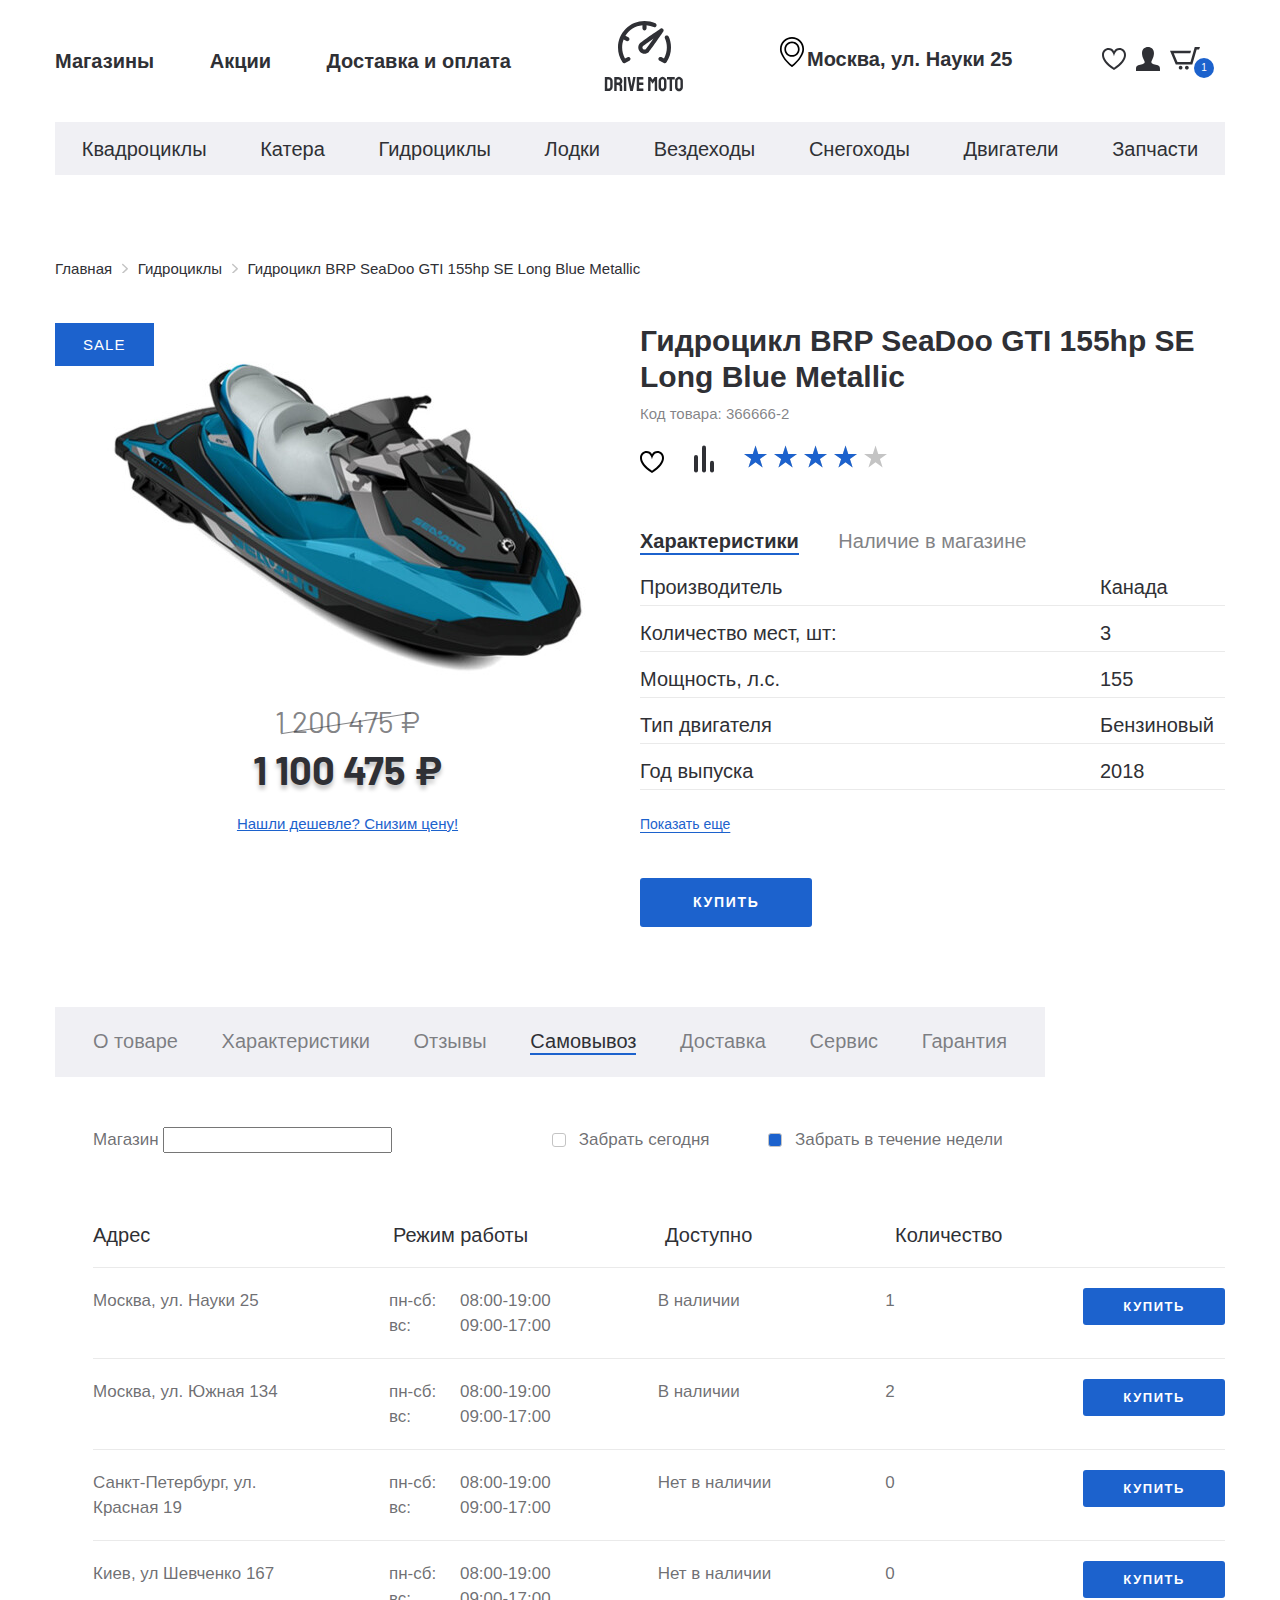
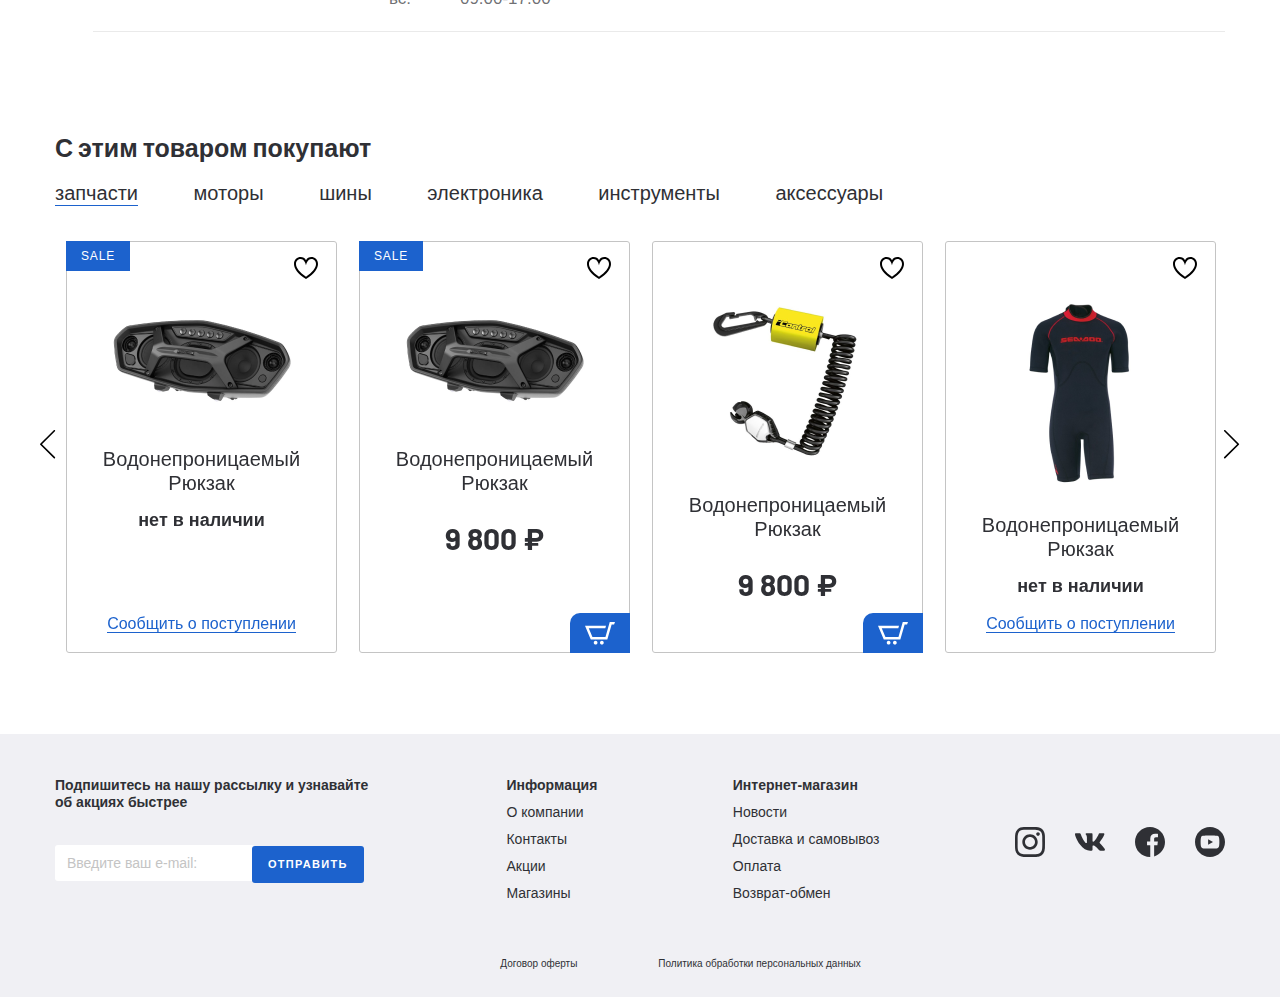
<file: Gidro-html/product.html>
<!DOCTYPE html>
<html lang="en">

    <head>
        <meta charset="UTF-8">
        <meta http-equiv="X-UA-Compatible" content="IE=edge">
        <meta name="viewport" content="width=device-width, initial-scale=1.0">
        <link rel="stylesheet" href="accets/css/normalize.css">
        <link rel="preconnect" href="https://fonts.gstatic.com">
        <link href="https://fonts.googleapis.com/css2?family=Barlow:wght@400;700&display=swap" rel="stylesheet">
        <link rel="stylesheet" href="accets/css/fonts.css">
        <link rel="stylesheet" href="accets/css/slick.css">
        <link rel="stylesheet" href="accets/css/ion.rangeSlider.min.css">
        <link rel="stylesheet" href="accets/css/jquery.formstyler.theme.css">
        <link rel="stylesheet" href="accets/css/jquery.formstyler.css">
        <link rel="stylesheet" href="accets/css/jquery.rateyo.min.css"> 
        <link rel="stylesheet" href="accets/css/style.css">
        <link rel="stylesheet" href="accets/css/media.css">
        <title>Gidrotsikly</title>
    </head>

<body>
    <header class="header page-section">
        
        <div class="header__top">
            <div class="container">
                <div class="header__top-inner">
                    <nav class="menu">
                        <button class="menu__btn">
                            <div class="menu__btn-line"></div>
                            <div class="menu__btn-line"></div>
                            <div class="menu__btn-line"></div>
                        </button>
                        <ul class="menu__list">
                            <li class="menu__item"><a href="#" class="menu__link">Магазины</a></li>
                            <li class="menu__item"><a href="#" class="menu__link">Акции</a></li>
                            <li class="menu__item"><a href="#" class="menu__link">Доставка и оплата</a></li>
                        </ul>
                    </nav>
                    <a href="#" class="logo"><img src="accets/img/elements/logo.svg" alt="" class="logo__img"></a>
                    <a href="#" class="logo-mobile"><img src="accets/img/elements/logo-mobile.svg" alt="" class="logo__img-mobile"></a>
                    <div class="header__box">
                        <p class="header__address">Москва, ул. Науки 25</p>
                        <ul class="user-list">
                            <li class="user-list__item"><a href="#" class="user-list__link">
                                    <img src="accets/img/elements/heart.svg" alt="">
                                </a></li>
                            <li class="user-list__item"><a href="#" class="user-list__link">
                                    <img src="accets/img/elements/user.svg" alt="">
                                </a></li>
                            <li class="user-list__item"><a href="#" class="user-list__link basket">
                                    <img src="accets/img/elements/basket.svg" alt="">
                                    <p class="basket__num">1</p>
                                </a></li>
                        </ul>
                    </div>
                </div>
            </div>
            
        </div>
        <div class="menu-mobile">
            <div class="container"> 
                <div class="menu-mobile__header-top">
                    <ul class="menu-mobile__list">
                        <li class="menu-mobile__item">
                            <a href="#" class="menu-mobile__link">
                                <img src="accets/img/elements/user.svg" alt="">
                                <p>Войти</p>
                            </a>
                        </li>
                        <li class="menu-mobile__item">
                            <a href="#" class="menu-mobile__link">
                                <img src="accets/img/elements/user.svg" alt="">
                                <p>Регистрация</p>
                            </a>
                        </li>
                        <li class="menu-mobile__item">
                            <a href="#" class="menu-mobile__link">
                                <img src="accets/img/elements/heart.svg" alt="">
                                <p>Избранное</p>
                            </a>
                        </li>
                        <li class="menu-mobile__item">
                            <a href="#" class="menu-mobile__link">
                                <img src="accets/img/elements/basket.svg" alt="">
                                <p>Корзина</p>
                            </a>
                        </li>
                        <li class="menu-mobile__item">
                            <a href="#" class="menu-mobile__link">
                                <img src="accets/img/elements/house.svg" alt="">
                                <p>Магазины</p>
                            </a>
                        </li>
                        <li class="menu-mobile__item">
                            <a href="#" class="menu-mobile__link">
                                <img src="accets/img/elements/sale.svg" alt="">
                                <p>Акции</p>
                            </a>
                        </li>
                        <li class="menu-mobile__item">
                            <a href="#" class="menu-mobile__link">
                                <img src="accets/img/elements/pay.svg" alt="">
                                <p>Доставка и оплата</p>
                            </a>
                        </li>
                        <li class="menu-mobile__item">
                            <a href="#" class="menu-mobile__link">
                                <p>Квадроциклы</p>
                            </a>
                        </li>
                        <li class="menu-mobile__item">
                            <a href="#" class="menu-mobile__link">
                                <p>Катера</p>
                            </a>
                        </li>
                        <li class="menu-mobile__item">
                            <a href="#" class="menu-mobile__link">
                                <p>Гидроциклы</p>
                            </a>
                        </li>
                        <li class="menu-mobile__item">
                            <a href="#" class="menu-mobile__link">
                                <p>Лодки</p>
                            </a>
                        </li>
                        <li class="menu-mobile__item">
                            <a href="#" class="menu-mobile__link">
                                <p>Вездеходы</p>
                            </a>
                        </li>
                        <li class="menu-mobile__item">
                            <a href="#" class="menu-mobile__link">
                                <p>Снегоходы</p>
                            </a>
                        </li>
                        <li class="menu-mobile__item">
                            <a href="#" class="menu-mobile__link">
                                <p>Двигатели</p>
                            </a>
                        </li>
                        <li class="menu-mobile__item">
                            <a href="#" class="menu-mobile__link">
                                <p>Запчасти</p>
                            </a>
                        </li>
                    </ul>
                    <p class="menu-mobile__address">Москва,<br> ул. Науки  25</p>
                </div>
                <div class="menu-mobile__header-bottom">
                    <ul class="menu-mobile__line">
                        <li class="menu__item">
                            <a href="#" class="menu__link">
                                <p>Магазины</p>
                            </a>
                        </li>
                        <li class="menu__item">
                            <a href="#" class="menu__link">
                                <p>Акции</p>
                            </a>
                        </li>
                        <li class="menu__item">
                            <a href="#" class="menu__link">
                                <p>Доставка и оплата</p>
                            </a>
                        </li>
                    </ul>
    
                </div>
            </div>
           
        </div>
        <div class="header__bottom">
            <div class="container">
                <ul class="menu-categories">
                    <li class="menu-categories__item"><a href="#" class="menu-categories__link">Квадроциклы</a></li>
                    <li class="menu-categories__item"><a href="#" class="menu-categories__link">Катера</a></li>
                    <li class="menu-categories__item"><a href="#" class="menu-categories__link">Гидроциклы</a></li>
                    <li class="menu-categories__item"><a href="#" class="menu-categories__link">Лодки</a></li>
                    <li class="menu-categories__item"><a href="#" class="menu-categories__link">Вездеходы</a></li>
                    <li class="menu-categories__item"><a href="#" class="menu-categories__link">Снегоходы</a></li>
                    <li class="menu-categories__item"><a href="#" class="menu-categories__link">Двигатели</a></li>
                    <li class="menu-categories__item"><a href="#" class="menu-categories__link">Запчасти</a></li>
                </ul>
            </div>
        </div>
        
        
    </header>
    <div class="breadcrumbs">
        <div class="container">
            <div class="breadcrumbs__list-wrapper">
                <ul class="breadcrumbs__list">
                    <li class="breadcrumbs__list-item">
                        <a href="#">Главная</a>
                    </li>
                    <li class="breadcrumbs__list-item">
                        <span>Гидроциклы</span>
                    </li>
                    <li class="breadcrumbs__list-item">
                        <span>Гидроцикл BRP SeaDoo GTI 155hp SE Long Blue Metallic</span>
                    </li>
    
                </ul>
            </div>
        </div>
    </div>
    <section class="product-card page-section">
        <div class="container">
            <div class="product-card__inner">
                <div class="product-card__img-box is-sale">
                    <img src="accets/img/content/gidrotsikl-1.png" alt="" class="product-card__img">
                    <p class="product-card__price-old">1 200 475 ₽</p>
                    <p class="product-card__price-new">1 100 475 ₽</p>
                    <a href="#" class="product-card__link">Нашли дешевле? Снизим цену!</a>
                    <button class="btn ptoduct-card__btn ptoduct-card__btn-mobile">купить</button>
                </div>
                
                <div class="product-card__content">
                    <h1 class="product-card__title">Гидроцикл BRP SeaDoo GTI 155hp SE Long Blue Metallic</h1>
                    <p class="product-card__code">Код товара: 	366666-2 </p>
                    <div class="product-card__buttons">
                        <button class="product-card__icon-favorite icon-favorite"></button>
                        <a href="#" class="product-card__icon-compression">
                            <img src="accets/img/elements/compression.svg" alt="">
                        </a>
                        <a href="#" class="rate"></a>
                        <div class ="rate-Yo" data-rateyo-rating="4"></div>
                    </div>
                   
                    <div class="tabs-wrapper product-card__tabs">
                        <div class="tabs">
                            <a href="#product-1" class="tab product-card__tab is-active">Характеристики</a>
                            <a href="#product-2" class="tab product-card__tab">Наличие в магазине</a>

                        </div>
                        <div class="tabs-container">
                            <div id="product-1" class="tabs-content product-card__content-inner is-active">
                                <ul class="product-card__list">
                                    <li class="product-card__item">
                                        <div class="product-card__item-left">Производитель</div>
                                        <div class="product-card__item-right">Канада</div>
                                    </li>
                                    <li class="product-card__item">
                                        <div class="product-card__item-left">Количество мест, шт: </div>
                                        <div class="product-card__item-right">3</div>
                                    </li>
                                    <li class="product-card__item">
                                        <div class="product-card__item-left">Мощность, л.с.</div>
                                        <div class="product-card__item-right">155</div>
                                    </li>
                                    <li class="product-card__item">
                                        <div class="product-card__item-left">Тип двигателя</div>
                                        <div class="product-card__item-right">Бензиновый</div>
                                    </li>
                                    <li class="product-card__item">
                                        <div class="product-card__item-left">Год выпуска</div>
                                        <div class="product-card__item-right">2018</div>
                                    </li>
                                </ul>
                                <a href="" class="product-card__more">Показать еще</a>
                                <button class="btn ptoduct-card__btn">купить</button>
                            </div>
                            <div id="product-2" class="tabs-content product-card__content">content-2 </div>
                        </div>
                    </div>
                </div>
               
            </div>
        </div>
    </section>
    <section class="card__tabs">
        <div class="container">
            <div class="tabs-wrapper">
                <div class="tabs card__tabs-block">
                    <div class="card__tabs-block-inner">
                        <a href="#product-card__tab-1" class="tab card__tab">О товаре</a>
                        <a href="#product-card__tab-2" class="tab card__tab">Характеристики</a>
                        <a href="#product-card__tab-3" class="tab card__tab">Отзывы</a>
                        <a href="#product-card__tab-4" class="tab card__tab is-active">Самовывоз</a>
                        <a href="#product-card__tab-5" class="tab card__tab">Доставка</a>
                        <a href="#product-card__tab-6" class="tab card__tab">Cервис</a>
                        <a href="#product-card__tab-7" class="tab card__tab">Гарантия</a>
                    </div>
                </div>
            </div>
            <div class="tabs-container card__tabs-container">
                <div id="product-card__tab-1" class="card__tab-content tabs-content">content-1</div>
                <div id="product-card__tab-2" class="card__tab-content tabs-content">content-2</div>
                <div id="product-card__tab-3" class="card__tab-content tabs-content">content-3</div>
                <div id="product-card__tab-4" class="card__tab-content tabs-content is-active">
                    <form>
                        <div class="card__tab-header">
                            <label class="card__tab-search">Магазин
                                <input type="text">
                            </label>
                            <label class="card__tab-pickup">
                                <input class="filter-style" name="radio" type="radio">
                                Забрать сегодня
                            </label>
                            <label class="card__tab-pickup">
                                <input class="filter-style" name="radio" type="radio" checked>
                                Забрать в течение недели
                            </label>
                        </div>
                        <ul class="card__list">
                            <li class="card__list-item card__list-itemtitle">
                                <div class="card__list-address">Адрес</div>
                                <div class="card__list-hours">Режим работы</div>
                                <div class="card__list-aviable">Доступно</div>
                                <div class="card__list-num">Количество</div>
                                <div class="card__list-btn"></div>
                            </li>
                            <li class="card__list-item card__list-itemcontent is-active">
                                <div class="card__list-address">Москва, ул. Науки 25</div>
                                <div class="card__list-hours">
                                    <p><span class="days">пн-сб:</span>08:00-19:00</p>
                                    <p><span class="days">вс:</span>09:00-17:00</p>
                                </div>
                                <div class="card__list-aviable">В наличии</div>
                                <div class="card__list-num">1</div>
                                <div class="card__list-btn">
                                    <button class="btn card__btn" type="submit">КУПИТЬ</button>
                                </div>
                            </li>
                            <li class="card__list-item card__list-itemcontent">
                                <div class="card__list-address">Москва, ул.  Южная 134</div>
                                <div class="card__list-hours">
                                    <p><span class="days">пн-сб:</span>08:00-19:00</p>
                                    <p><span class="days">вс:</span>09:00-17:00</p>
                                </div>
                                <div class="card__list-aviable">В наличии</div>
                                <div class="card__list-num">2</div>
                                <div class="card__list-btn">
                                    <button class="btn card__btn" type="submit">КУПИТЬ</button>
                                </div>
                            </li>
                            <li class="card__list-item card__list-itemcontent">
                                <div class="card__list-address">Санкт-Петербург, 
                                    ул. Красная 19</div>
                                <div class="card__list-hours">
                                    <p><span class="days">пн-сб:</span>08:00-19:00</p>
                                    <p><span class="days">вс:</span>09:00-17:00</p>
                                </div>
                                <div class="card__list-aviable">Нет в наличии</div>
                                <div class="card__list-num">0</div>
                                <div class="card__list-btn">
                                    <button class="btn card__btn" type="submit">КУПИТЬ</button>
                                </div>
                            </li>
                            <li class="card__list-item card__list-itemcontent">
                                <div class="card__list-address">Киев, ул Шевченко 167</div>
                                <div class="card__list-hours">
                                    <p><span class="days">пн-сб:</span>08:00-19:00</p>
                                    <p><span class="days">вс:</span>09:00-17:00</p>
                                </div>
                                <div class="card__list-aviable">Нет в наличии</div>
                                <div class="card__list-num">0</div>
                                <div class="card__list-btn">
                                    <button class="btn card__btn" type="submit">КУПИТЬ</button>
                                </div>
                            </li>
                        </ul>
                        <p class="all-address__show">Показать все магазины</p>
                        <p class="all-address__hidden">Скрыть магазины</p>
                    </form>
                </div>
                <div id="product-card__tab-5" class="card__tab-content tabs-content">content-5</div>
                <div id="product-card__tab-6" class="card__tab-content tabs-content">content-6</div>
                <div id="product-card__tab-7" class="card__tab-content tabs-content">content-7</div>
            </div>
        </div>
    </section>
    <section class="products page-section">
        <div class="container">
            <div class="products__inner">
                <h3 class="product__title">С этим товаром покупают</h3>
                <div class="tabs-wrapper">
                    <div class="tabs products__tabs">
                        <div class="products__tabs-inner">
                            <a href="#product-tab-1" class="tab products__tab is-active">запчасти</a>
                            <a href="#product-tab-2" class="tab products__tab">моторы</a>
                            <a href="#product-tab-3" class="tab products__tab">шины</a>
                            <a href="#product-tab-4" class="tab products__tab">электроника</a>
                            <a href="#product-tab-5" class="tab products__tab">инструменты</a>
                            <a href="#product-tab-6" class="tab products__tab">аксессуары</a>
                        </div>
                    </div>
                </div>
                <div class="tabs-container products__container">
                    <div id="popular-tab-1" class="tabs-content products__content is-active">
                        <div class="product-slider">
                            <div class="product-slider__item">
                                <div class="product-item__wrapper product-item__not-available">
                                    <button class="product-item__favorite icon-favorite"></button>
                                    <button class="product-item__basket">
                                        <img src="accets/img/elements/basket-white.svg" alt="">
                                    </button>
                                    <a href="#" class="product-item__notify-link"><span>Сообщить о
                                            поступлении</span></a>

                                    <a href="#" class="product-item is-sale">
                                        <p class="product-item__hover-text">посмотреть товар</p>
                                        <img src="accets/img/content/popular-1.png" alt="" class="product-item__img">
                                        <h4 class="product-item__title">Водонепроницаемый Рюкзак</h4>
                                        <p class="price product-item__price">9 800 ₽</p>
                                        <p class="product-item__notify-text">нет в наличии</p>

                                    </a>
                                </div>
                            </div>
                            <div class="product-slider__item">
                                <div class="product-item__wrapper">
                                    <button class="product-item__favorite icon-favorite"></button>
                                    <button class="product-item__basket">
                                        <img src="accets/img/elements/basket-white.svg" alt="">
                                    </button>
                                    <a href="#" class="product-item__notify-link"><span>Сообщить о
                                            поступлении</span></a>

                                    <a href="#" class="product-item is-sale">
                                        <p class="product-item__hover-text">посмотреть товар</p>
                                        <img src="accets/img/content/popular-1.png" alt="" class="product-item__img">
                                        <h4 class="product-item__title">Водонепроницаемый Рюкзак</h4>
                                        <p class="price product-item__price">9 800 ₽</p>
                                        <p class="product-item__notify-text">нет в наличии</p>

                                    </a>
                                </div>
                            </div>
                            <div class="product-slider__item">
                                <div class="product-item__wrapper">
                                    <button class="product-item__favorite icon-favorite"></button>
                                    <button class="product-item__basket">
                                        <img src="accets/img/elements/basket-white.svg" alt="">
                                    </button>
                                    <a href="#" class="product-item__notify-link"><span>Сообщить о
                                            поступлении</span></a>

                                    <a href="#" class="product-item">
                                        <p class="product-item__hover-text">посмотреть товар</p>
                                        <img src="accets/img/content/popular-3.png" alt="" class="product-item__img">
                                        <h4 class="product-item__title">Водонепроницаемый Рюкзак</h4>
                                        <p class="price product-item__price">9 800 ₽</p>
                                        <p class="product-item__notify-text">нет в наличии</p>

                                    </a>
                                </div>
                            </div>
                            <div class="product-slider__item">
                                <div class="product-item__wrapper product-item__not-available">
                                    <button class="product-item__favorite icon-favorite"></button>
                                    <button class="product-item__basket">
                                        <img src="accets/img/elements/basket-white.svg" alt="">
                                    </button>
                                    <a href="#" class="product-item__notify-link"><span>Сообщить о
                                            поступлении</span></a>

                                    <a href="#" class="product-item">
                                        <p class="product-item__hover-text">посмотреть товар</p>
                                        <img src="accets/img/content/popular-4.png" alt="" class="product-item__img">
                                        <h4 class="product-item__title">Водонепроницаемый Рюкзак</h4>
                                        <p class="price product-item__price">9 800 ₽</p>
                                        <p class="product-item__notify-text">нет в наличии</p>

                                    </a>
                                </div>
                            </div>
                            <div class="product-slider__item">
                                <div class="product-item__wrapper">
                                    <button class="product-item__favorite icon-favorite"></button>
                                    <button class="product-item__basket">
                                        <img src="accets/img/elements/basket-white.svg" alt="">
                                    </button>
                                    <a href="#" class="product-item__notify-link"><span>Сообщить о
                                            поступлении</span></a>

                                    <a href="#" class="product-item is-sale">
                                        <p class="product-item__hover-text">посмотреть товар</p>
                                        <img src="accets/img/content/prod-1.png" alt="" class="product-item__img">
                                        <h4 class="product-item__title">Водонепроницаемый Рюкзак</h4>
                                        <p class="price product-item__price">9 800 ₽</p>
                                        <p class="product-item__notify-text">нет в наличии</p>

                                    </a>
                                </div>
                            </div>
                            <div class="product-slider__item">
                                <div class="product-item__wrapper">
                                    <button class="product-item__favorite icon-favorite"></button>
                                    <button class="product-item__basket">
                                        <img src="accets/img/elements/basket-white.svg" alt="">
                                    </button>
                                    <a href="#" class="product-item__notify-link"><span>Сообщить о
                                            поступлении</span></a>

                                    <a href="#" class="product-item is-sale">
                                        <p class="product-item__hover-text">посмотреть товар</p>
                                        <img src="accets/img/content/prod-3.png" alt="" class="product-item__img">
                                        <h4 class="product-item__title">Водонепроницаемый Рюкзак</h4>
                                        <p class="price product-item__price">9 800 ₽</p>
                                        <p class="product-item__notify-text">нет в наличии</p>

                                    </a>
                                </div>
                            </div>
                            <div class="product-slider__item">
                                <div class="product-item__wrapper">
                                    <button class="product-item__favorite icon-favorite"></button>
                                    <button class="product-item__basket">
                                        <img src="accets/img/elements/basket-white.svg" alt="">
                                    </button>
                                    <a href="#" class="product-item__notify-link"><span>Сообщить о
                                            поступлении</span></a>

                                    <a href="#" class="product-item">
                                        <p class="product-item__hover-text">посмотреть товар</p>
                                        <img src="accets/img/content/prod-2.png" alt="" class="product-item__img">
                                        <h4 class="product-item__title">Водонепроницаемый Рюкзак</h4>
                                        <p class="price product-item__price">9 800 ₽</p>
                                        <p class="product-item__notify-text">нет в наличии</p>

                                    </a>
                                </div>
                            </div>
                        </div>
                    </div>
                    <div id="popular-tab-2" class="tabs-content products__content">
                        <div class="product-slider">
                        
                            
                            <div class="product-slider__item">
                                <div class="product-item__wrapper product-item__not-available">
                                    <button class="product-item__favorite icon-favorite"></button>
                                    <button class="product-item__basket">
                                        <img src="accets/img/elements/basket-white.svg" alt="">
                                    </button>
                                    <a href="#" class="product-item__notify-link"><span>Сообщить о
                                            поступлении</span></a>

                                    <a href="#" class="product-item is-sale">
                                        <p class="product-item__hover-text">посмотреть товар</p>
                                        <img src="accets/img/content/popular-1.png" alt="" class="product-item__img">
                                        <h4 class="product-item__title">Водонепроницаемый Рюкзак</h4>
                                        <p class="price product-item__price">9 800 ₽</p>
                                        <p class="product-item__notify-text">нет в наличии</p>

                                    </a>
                                </div>
                            </div>
                            <div class="product-slider__item">
                                <div class="product-item__wrapper product-item__not-available">
                                    <button class="product-item__favorite icon-favorite"></button>
                                    <button class="product-item__basket">
                                        <img src="accets/img/elements/basket-white.svg" alt="">
                                    </button>
                                    <a href="#" class="product-item__notify-link"><span>Сообщить о
                                            поступлении</span></a>

                                    <a href="#" class="product-item is-sale">
                                        <p class="product-item__hover-text">посмотреть товар</p>
                                        <img src="accets/img/content/popular-1.png" alt="" class="product-item__img">
                                        <h4 class="product-item__title">Водонепроницаемый Рюкзак</h4>
                                        <p class="price product-item__price">9 800 ₽</p>
                                        <p class="product-item__notify-text">нет в наличии</p>

                                    </a>
                                </div>
                            </div>
                            <div class="product-slider__item">
                                <div class="product-item__wrapper product-item__not-available">
                                    <button class="product-item__favorite icon-favorite"></button>
                                    <button class="product-item__basket">
                                        <img src="accets/img/elements/basket-white.svg" alt="">
                                    </button>
                                    <a href="#" class="product-item__notify-link"><span>Сообщить о
                                            поступлении</span></a>

                                    <a href="#" class="product-item is-sale">
                                        <p class="product-item__hover-text">посмотреть товар</p>
                                        <img src="accets/img/content/popular-1.png" alt="" class="product-item__img">
                                        <h4 class="product-item__title">Водонепроницаемый Рюкзак</h4>
                                        <p class="price product-item__price">9 800 ₽</p>
                                        <p class="product-item__notify-text">нет в наличии</p>

                                    </a>
                                </div>
                            </div>
                            <div class="product-slider__item">
                                <div class="product-item__wrapper product-item__not-available">
                                    <button class="product-item__favorite icon-favorite"></button>
                                    <button class="product-item__basket">
                                        <img src="accets/img/elements/basket-white.svg" alt="">
                                    </button>
                                    <a href="#" class="product-item__notify-link"><span>Сообщить о
                                            поступлении</span></a>

                                    <a href="#" class="product-item is-sale">
                                        <p class="product-item__hover-text">посмотреть товар</p>
                                        <img src="accets/img/content/popular-1.png" alt="" class="product-item__img">
                                        <h4 class="product-item__title">Водонепроницаемый Рюкзак</h4>
                                        <p class="price product-item__price">9 800 ₽</p>
                                        <p class="product-item__notify-text">нет в наличии</p>

                                    </a>
                                </div>
                            </div>
                            <div class="product-slider__item">
                                <div class="product-item__wrapper product-item__not-available">
                                    <button class="product-item__favorite icon-favorite"></button>
                                    <button class="product-item__basket">
                                        <img src="accets/img/elements/basket-white.svg" alt="">
                                    </button>
                                    <a href="#" class="product-item__notify-link"><span>Сообщить о
                                            поступлении</span></a>

                                    <a href="#" class="product-item is-sale">
                                        <p class="product-item__hover-text">посмотреть товар</p>
                                        <img src="accets/img/content/popular-1.png" alt="" class="product-item__img">
                                        <h4 class="product-item__title">Водонепроницаемый Рюкзак</h4>
                                        <p class="price product-item__price">9 800 ₽</p>
                                        <p class="product-item__notify-text">нет в наличии</p>

                                    </a>
                                </div>
                            </div>
                        </div>
                    </div>
                    <div id="popular-tab-3" class="tabs-content products__content">slider-3</div>
                    <div id="popular-tab-4" class="tabs-content products__content">slider-4</div>
                    <div id="popular-tab-5" class="tabs-content products__content">slider-5</div>
                    <div id="popular-tab-6" class="tabs-content products__content">slider-6</div>
                </div>
            </div>
        </div>
    </section>

   
    <footer class="footer">
        <div class="container">
            <div class="footer__top">
                <div class="footer__top-inner">
                    <div class="footer__top-item">
                        <h6 class="footer__top-title">Подпишитесь на нашу рассылку и узнавайте об акциях быстрее</h6>
                        <form class="footer__top-form">
                            <input type="email" placeholder="Введите ваш e-mail:">
                            <button class="btn" type="submit">Отправить</button>
                        </form>
                    </div>
                    <div class="footer__top-item footer__top-dropinner">
                        <h6 class="footer__top-title footer__top-drop">Информация</h6>
                        <ul class="footer-list">
                            <li class="footer-list__item"><a href="#">О компании</a></li>
                            <li class="footer-list__item"><a href="#">Контакты</a></li>
                            <li class="footer-list__item"><a href="#">Акции</a></li>
                            <li class="footer-list__item"><a href="#">Магазины</a></li>                            
                        </ul>

                    </div>
                    <div class="footer__top-item footer__top-dropinner">
                        <h6 class="footer__top-title footer__top-drop">Интернет-магазин</h6>
                        <ul class="footer-list">
                            <li class="footer-list__item"><a href="#">Новости</a></li>
                            <li class="footer-list__item"><a href="#">Доставка и самовывоз</a></li>
                            <li class="footer-list__item"><a href="#">Оплата</a></li>
                            <li class="footer-list__item"><a href="#">Возврат-обмен</a></li>
                        </ul>
                    </div>
                    <div class="footer__top-item">
                        <ul class="footer-social">
                            <li class="footer-social__item"><a href="#"><img src="accets/img/elements/instagram.svg" alt=""></a></li>
                            <li class="footer-social__item"><a href="#"><img src="accets/img/elements/vk.svg" alt=""></a></li>
                            <li class="footer-social__item"><a href="#"><img src="accets/img/elements/facebook.svg" alt=""></a></li>
                            <li class="footer-social__item"><a href="#"><img src="accets/img/elements/youtube.svg" alt=""></a></li>
                        </ul>
                    </div>
                </div>
            </div>
            <div class="footer__bottom">
                <a href="#" class="footer__bottom-link">Договор оферты</a>
                <a href="#" class="footer__bottom-link">Политика обработки персональных данных</a>
            </div>
        </div>
    </footer>
    



    <script src="https://ajax.googleapis.com/ajax/libs/jquery/3.4.1/jquery.min.js"></script>
    <script src="accets/js/slick.min.js"></script>
    <script src="accets/js/jquery.formstyler.min.js"></script>
    <script src="accets/js/ion.rangeSlider.min.js"></script>
    <script src="accets/js/jquery.rateyo.min.js"></script>
    <script src="accets/js/main.js"></script>
</body>

</html>

<!-- <div class="tabs-wrapper">
    <div class="tabs">
        <a href="#" class="tab is-active"></a>
    </div>
    <div class="tabs-container">
        <div class="tabs-content is-active"></div>
    </div>
</div> -->
</file>
<file: Gidro-html/accets/css/fonts.css>
@font-face {
    font-family: 'SFProDisplay-Regular', sans-serif;
    src: url('../fonts/SFProDisplay-Regular.woff2') format(woff2);
    src: url('../fonts/SFProDisplay-Regular.woff') format(woff);
    font-weight: 400;
    font-style: normal;
    font-display: swap;
}
@font-face {
    font-family: 'SFProDisplay-Bold', sans-serif;
    src: url('../fonts/SFProDisplay-Bold.woff2') format(woff2);
    src: url('../fonts/SFProDisplay-Bold.woff') format(woff);
    font-weight: 700;
    font-style: normal;
    font-display: swap;
}
@font-face {
    font-family: 'SFProDisplay-Semibold', sans-serif;
    src: url('../fonts/SFProDisplay-Semibold.woff2') format(woff2);
    src: url('../fonts/SFProDisplay-Semibold.woff') format(woff);
    font-weight: 600;
    font-style: normal;
    font-display: swap;
}
@font-face {
    font-family: 'SFProDisplay-Medium', sans-serif;
    src: url('../fonts/SFProDisplay-Medium.woff2') format(woff2);
    src: url('../fonts/SFProDisplay-Medium.woff') format(woff);
    font-weight: 500;
    font-style: normal;
    font-display: swap;
}
/*font-family: 'Barlow', sans-serif;*/
</file>
<file: Gidro-html/accets/css/style.css>
/* #region colors*/
:root{
	--main: #2F3035;
    --accent: #1C62CD;
    --base: #F0F0F4;
    --light_text: #C4C4C4;

}
/* #endregion colors */
/* #region general */

html{
    box-sizing: border-box;
    font-size: 62.5%; 

}
*, *::before, *::after{
    box-sizing: inherit;
}
a{
    text-decoration: none;
    color: inherit;
    display: inline-block;
}
ul, li {
    margin: 0;
    padding: 0;
    list-style: none;
}
h1,h2,h3,h4,h5,h6,p{
    margin: 0;
}
body{
    color: var(--main);
    font-family: sans-serif;
    font-size: 2rem;
    line-height: 24px;
    font-weight: 400;
    font-family: 'SFProDisplay-Regular', sans-serif;
    min-width: 320px; 
}
.container{
    max-width: 1200px;
    padding: 0 15px;
    margin: 0 auto;
    /* border: 1px solid red; */
}
button {
    border: none;
    border-radius: 3px;
    background-color: transparent;
    cursor: pointer;
}
.page-section{
    margin-bottom: 80px;
}
.menu__btn{
    display: none;
}
.menu-mobile{
    display: none;
}
.menu-mobile__header-top.is-active {
    z-index: 10;
}
/* #endregion general */

/* #region header */
.header__top-inner {
    display: flex;
    justify-content: space-between;
    align-items: center;
    /* margin-top: 25px; */
    min-height: 122px;
    font-family: 'SFProDisplay-Bold', sans-serif;
    font-weight: 700;
}

li.menu__item {
    display: inline-block;
}
.menu__item + .menu__item {
	padding-left: 50px;
}
.header__box {
    display: flex;
}
.header__address{
    margin-right: 60px;
    width: 265px;
    padding-left: 30px;
    position: relative;
}
.header__address::before{
    content: "";
    position: absolute;
    background-image: url('../img/elements/address.svg');
    width: 30px;
    height: 30px;
    left: 0;
    top: -10px;

}
ul.user-list {
    margin-right: 15px;
    display: flex;
    align-items: center;
}
li.user-list__item {
    padding-right: 10px;
}
.logo-mobile{
    display: none;
}
.logo{
    display: block;
}
.basket{
    position: relative;
}
.basket__num{
    position: absolute;
    font-family: SF Pro Display, sans-serif;
    font-weight: 500;
    font-size: 10px;
    color: #fff;
    line-height: 20px;
    background-color: var(--accent);
    width: 20px;
    height: 20px;   
    border-radius: 50%;
    text-align: center;
    bottom: -3px;
    right: -14px;
}
ul.menu-categories {
    display: flex;
    justify-content: space-around;
    align-items: center;
    min-height: 53px;
    background-color: var(--base);
}

.menu-categories__item{
    position: relative;
}
.menu-categories__link{
    position: relative;
    transition: all .3s;
    padding: 15px 0 14px;
}
.menu-categories__link::before{
    content: "";
    position: absolute;
    width: 0;
    left: auto;
    right: 0;
    background-color: var(--accent);
    height: 3px;
    bottom: -2px;
    transition: all .3s;
}
.menu-categories__link:hover{
    font-family: 'SFProDisplay-Semibold', sans-serif;
    color: #000;
}
.menu-categories__link:hover::before{
    width: 100%;
    right: auto;
    left: 0;
}
/* #endregion header */

/* #region banner */
.banner-section__inner {
    display: flex;
    justify-content: space-between;
}
.banner-section__slider {
    max-width: 870px;
    margin-right: 36px;
}

.banner-section__slider-btn,
.product-slider__slider-btn{
    position: absolute;
    top: 50%;
    transform: translateY(-50%);
    background-color: transparent;
    border: none;
    margin: 0;
    padding: 0; 
    z-index: 5;
    cursor: pointer;
}
.banner-section__slider-btnprev{
    left: 20px;
}
.banner-section__slider-btnnext{
    right: 20px;
}
.slick-dots {
    position: absolute;
    bottom: 40px;
    right: 0;
    left: 0;
    text-align: center;
}
.slick-dots li{
    display: inline-block;
    padding: 0 5px;

}

.slick-dots button {
    background-color: transparent;
    border: 1px solid #fff;
    width: 11px;
    height: 11px;
    border-radius: 50%;
    font-size: 0;
    padding: 0;
    

}
li.slick-active button{
    background-color: #fff;
}
.sale-item{
    max-width: 265px;
    max-height: 400px;
    text-align: center;
    border: 1px solid #CDCDCD;
    border-radius: 3px;
}

.sale-item__top {
    display: flex;
    justify-content: space-between;
    align-items: flex-start;
    margin-bottom: 25px;
}

p.sale-item__info {
    margin: 0;
    background-color: var(--accent);
    color: #fff;
    text-transform: uppercase;
    padding: 8px 20px;
    font-size: 1.2rem;
    line-height: 15px;
    letter-spacing: 0.1em;
}
.price{
    font-family: 'Barlow', sans-serif;
}
.sale-item__price{
    text-align: end;
}
.sale-item__price-new{
    font-weight: 700;
    font-size: 2.7rem;
    line-height: 32px;
    color: var(--accent);
    line-height: 32px;
    margin-right: 8px;
}
.sale-item__price-new span{
    margin-left: 6px;
}
.sale-item__price-old{
    font-size: 1.7rem;
    color: var(--light_text);
    position: relative;
    margin-right: 4px;
}
.sale-item__price-old span{
    margin-left: 7px;
}
.sale-item__price-old::after{
    content: "";
    position: absolute;
    width: 73px;
    height: 1px;
    background-color: var(--light_text);
    left: 43px;
    bottom: 13px;
    transform: rotate(-15deg);
}
.sale-item__title{
    font-weight: 700;
    font-size: 1.8rem;
    line-height: 21px;
    padding: 0 25px;
    margin-bottom: 7px;
}
.sale-item__footer {
    background-color: var(--base);
    min-height: 86px;
    display: flex;
    flex-direction: column;
    justify-content: center;
    font-size: 1.8rem;
    line-height: 21px;
}
.sale-item__footer span {
    font-weight: 700;
    font-family: 'Barlow', sans-serif;
    color: var(--accent);
    line-height: 24px;
}
/*#endregion banner */

/* #region search */
.search__tabs {
    margin-bottom: 25px
}
/* .search__tabs-inner {
    overflow-x: scroll;
    width: 990px;
} */

a.search__tabs-item {
    font-size: 2rem;
    color: var(--main);
    padding: 11px 26px;
}
a.search__tabs-item.is-active{
    background-color: var(--base);
    font-weight: 700;
}


.tabs-content{
    display: none;
}
.tabs-content.is-active{
    display: block;
}
form.search__content-form {
    display: flex;
}

input.search__content-input {
    width: 100%;background-color: var(--base);
    border: none;
    border-radius: 3px;
    padding: 15px 20px;
    font-size: 1.6rem;
    line-height: 19px;
    }
input.search__content-input::placeholder{
    color: #656464;
}

button.btn {
    background-color: var(--accent);
    color: #fff;
    text-transform: uppercase;
    font-weight: 700;
    padding: 17px 38px;
    line-height: 17px;
    border-radius: 3px;
    border: none;
    cursor: pointer;
    letter-spacing: 0.12em;
}

button.search__content-btn {
    margin-left: -3px;
}
/* #endregion */

/* #region categories */
.categories__inner {
    display: flex;
    justify-content: space-around;
    flex-wrap: wrap;
}

a.categories__item {
    width: 370px;
    display: flex;
    border: 1px solid var(--light_text);
    padding: 20px;
    border-radius: 3px;
    justify-content: space-between;
    margin-bottom: 30px;
    transition: all .3s;
}

.categories__item-info {
    display: flex;
    flex-direction: column;
    justify-content: space-between;
    
}

p.categories__item-text {
    margin: 0;
    font-size: 1.4rem;
    color: var(--light_text);
}

h4.categories__item-title {
    font-family: 'Barlow', sans-serif;
    font-weight: 700;
    font-size: 2.3rem;
    line-height: 27px;
    letter-spacing: 0.8px;
    transition: all .3s;
}
.categories__item:hover{
    box-shadow:  0px 4px 4px  rgba(0, 0, 0, 0.25);
}
.categories__item:hover .categories__item-title{
    color: var(--accent);
}
/* #endregion categories */

/* #region products */
h3.product__title {
    font-family: 'Barlow', sans-serif;
    font-size: 2.5rem;
    line-height: 30px;
    margin-bottom: 19px;
}
.products__tab + .products__tab{
    margin-left: 50px;
}
.products__tabs{
    margin-bottom: 25px;
}
.products__tab{
    margin-bottom: 10px;
    cursor: pointer;
}
.products__tab.is-active{
    border-bottom: 1px solid var(--accent);
}
.product-item__wrapper{
    position: relative;
    width: 271px;
    transition: all .3s;
    margin: 0 auto;
} 
.product-item__wrapper.line{
    width: 100%;
}
.product-item{
    border: 1px solid var(--light_text);
    border-radius: 3px;
    text-align: center;
    padding: 52px 20px 31px;
    transition: all .3s;
    min-height: 412px;
    width: 100%;

}
.product-item__title{
    font-weight: normal;
    padding: 14px 0 25px;
}
.icon-favorite{
    position: absolute;
    width: 24px;
    height: 22px;
    background-color: transparent;
    border: none;
    z-index: 5;
    outline: none ;
}
.icon-favorite::before{
    content: "";
    position: absolute;
    width: 24px;
    height: 22px;
    top: 0;
    left: 0;
    background-image: url('../img/elements/favorite.svg'); 
}
.icon-favorite.is-active::before{
    background-image: url('../img/elements/favorite-active.svg'); 
}
.product-item__favorite{
    top: 16px;
    right: 19px; 
}
.product-item__price{
    font-weight: 700;
    font-size: 3rem;
    line-height: 36px;
}
.product-item__basket{
    position: absolute;
    width: 60px;
    height: 40px;
    background: var(--accent);
    border-radius: 10px 0 0 0;
    right: 0;
    bottom: 0;
    border: none;
    padding-top: 7px;
    cursor: pointer;
}

.product-item__hover-text{
    padding: 18px 21px;
    background: rgba(255, 255, 255, .9);
    box-shadow: 0px 0px 15px rgb(0 0 0 / 20%);
    border-radius: 3px;
    top: 30%;
    position: absolute;
    opacity: 0;
    display: inline-block;
    transition: all .3s;
}
.product-item:hover .product-item__hover-text{
    padding: 18px 21px;
    opacity: 1;
    color: var(--main);
}
.product-item:hover{
    box-shadow: 3px 3px 20px rgba(50, 50, 50, 0.25);
    color: var(--accent);
}
.is-sale::before{
    content: "SALE";
    position: absolute;
    left: 0;
    top: 0;
    padding: 8px 15px;
    color: #fff;
    background-color: var(--accent);
    text-transform: uppercase;
    font-size: 1.2rem;
    letter-spacing: 0.07em;
    line-height: 14px;
}

.product-item__wrapper.product-item__not-available .product-item__price{
    display: none;
}
.product-item__wrapper.product-item__not-available .product-item__basket{
    display: none;
}
.product-item__notify-text{
    display: none;
    font-size: 1.8rem;
    font-weight: 700;
}
.product-item__wrapper.product-item__not-available:hover .product-item__notify-text{
    color: var(--main);
}
.product-item__wrapper.product-item__not-available .product-item__notify-text{
    display: block;
}
.product-item__notify-link{
    display: none;
    position: absolute;
    left: 0;
    right: 0;
    font-size: 1.6rem;
    line-height: 19px;
    color: var(--accent);
    bottom: 20px;
    text-align: center;
    
}
.product-item__notify-link span{
    border-bottom: 1px solid var(--accent);
}
.product-item__wrapper.product-item__not-available .product-item__notify-link{
    display: block;
}
.product-item__wrapper.product-item__not-available .product-item__title{
    padding-bottom: 13px;
}
.product-slider__slider-btnprev{
    left: -15px;
}
.product-slider__slider-btnnext{
    right: -15px;
}
.slick-slide img {
    display: inline-block;
}
.product__more{
    text-align: center;
    margin: 35px 0 86px;
}
.product__more-link{ 
    font-size: 1.5rem;
    line-height: 18px;
    letter-spacing: 0.12em;
    text-transform: uppercase;
    padding: 17px 43px;
    background-color: var(--base);
}
.product-slider .slick-dots {
    bottom: -18px;
}
.product-slider li button {
    background-color: var(--light_text);
}
.product-slider li.slick-active button {
    background-color: var(--accent);
}

/* #endregion */
/* #region banner-sale */
.banner img {
    width: 100%;
}
/* #endregion banner-sale */
/* #region footer*/
footer.footer {
    background-color: var(--base);
    padding: 43px 0 27px;
}

.footer__top-inner {
    display: flex;
    justify-content: space-between;
    margin-bottom: 46px;
    font-size: 1.4rem;
    line-height: 17px;
}

.footer__top-item:first-child {
    max-width: 316px;
}

h6.footer__top-title {
    font-size: 1.4rem;
    line-height: 17px;
    margin-bottom: 10px;
    pointer-events: none;
}

input[type="email"] {
    max-width: 200px;
    padding: 10px 12px;
    border-radius: 3px;
    outline: none;
    border: 0;
    margin-top: 24px;
}
input[type="email"]::placeholder{
    color: var(--light_text);
}


form.footer__top-form>button {
    padding: 10px 16px;
    font-size: 1.1rem;
    margin-left: -7px;
}

li.footer-list__item {
    margin-bottom: 10px;
}
ul.footer-social {
    display: flex;
    align-items: center;
    height: 100%;
}

.footer-social__item + .footer-social__item{
    margin-left: 30px;

}

li.footer-list__item a:hover {
    color: var(--accent);
}
.footer__bottom {
    display: flex;
    justify-content: center;
    font-size: 1rem;
    line-height: 12px;
}
.footer__bottom>a{
    display: inline-block;
    margin-left: 81px;
}
/* #endregion footer*/

/* #region catalog.html */
/* #region breadcrumbs */
.breadcrumbs__list-item{
    position: relative;
    display: inline-block;
    font-size: 1.5rem;
    line-height: 18px;
    color: va r(--light_text);
    margin-right: 4px;
    padding-right: 16px;
}

.breadcrumbs__list-item::after {
    content: "";
    position: absolute;
    background-image: url(../img/elements/icon-next.svg);
    height: 10px;
    width: 6px;
    bottom: 5px;
    right: 0;
}
.breadcrumbs__list-item:last-child::after {
    display: none;
}
.catalog__btn-mobile{
    display: none;
}

/* #endregion breadcrumbs*/

/* #region catalog*/
.catalog{
    margin-bottom: 100px;
}
.catalog__title{
    font-size: 3rem;
    line-height: 36px;
    margin-bottom: 30px;
    margin-top: 41px;
}
.catalog__filter{
    display: flex;
    justify-content: space-between;
    margin-bottom: 47px;
}

.catalog__filter-items button {
    background-color: var(--base);
    padding: 4px 22px;
    font-size: 1.4rem;
    margin-right: 8px;
    opacity: 0.7;
}
.catalog__inner{
    display: flex;
}
.catalog__inner-aside{
    min-width: 290px;
    margin-right: 10px;
}
.catalog__inner-list{
    display: flex;
    justify-content: space-between;
    flex-wrap: wrap;
}
.catalog__inner-list .product-item__wrapper{
    margin-bottom: 30px;
}
.product-item__img {
    max-width: 100%;
}
.pagination {
    width: 100%;
    margin-top: 40px;
}

ul.pagination-list {
    display: flex;
    justify-content: center;
}

li.pagination-list_item {
    padding: 6px 12px;
    border: 2px solid transparent;
    margin-right: 10px;
    font-family: 'Barlow', sans-serif;
    font-size: 1.8rem;
    font-weight: 600;
    line-height: 22px;
    color: var(--light_text);

}
li.pagination-list_item.is-active{
    border: 2px solid var(--accent);
    color: var(--accent);
}
li.pagination-list_item:last-child {
    margin-right: 0;
}
li.pagination-list_item a{
    display:block;
}
/* #endregion catalog */

/* #region aside */
.aside-filter__tabs{
    display: flex;
    justify-content: space-between;
    margin-bottom: 40px;
}
.aside-filter__tab{
    font-size: 1.6rem;
    line-height: 19px;
    letter-spacing: .09em;
    text-transform: uppercase;
    color: var(--light_text);
    font-weight: 400;
    width: 50%; 
}

.aside-filter__tab.is-active{
    color: var(--main);
    font-weight: bold;
}
.aside-filter__tab.is-active span{
    display: inline-block;
    padding-bottom: 7px;
    border-bottom: 2px solid var(--accent);
}
p.aside-filter__item-title {
    font-weight: 600;
    font-size: 1.6rem;
    line-height: 1.9rem;
    margin-bottom: -8px;
    padding-left: 25px;
}
p.aside-filter__item-title {
    position: relative;
    cursor: pointer;
}
p.aside-filter__item-title.filter__item-drop::before{
    content: "";
    position: absolute;
    background-image: url('../img/elements/arrow-down.svg');
    height: 7px;
    width: 12px;
    left: 0;
    bottom: 5px;
    transform: rotate(0deg);
}
p.aside-filter__item-title.filter__item-drop.is-active::before{
    transform: rotate(180deg);
}
.aside-filter__content {
    display: flex;
    flex-wrap: wrap;
    margin-top: 20px;
}
.aside-filter__item-drop{
    margin-bottom: 40px;
    margin-top: 40px;
}
.aside-filter__content-box{
    width: 50%;
    margin-bottom: 15px;
}
.aside-filter__content-label{
    font-size: 1.4rem;
    line-height: 17px;
}
.jq-checkbox, .jq-radio {
    width: 14px;
    height: 14px;
    background: #fff;
    box-shadow: none;
    border: 1px solid var(--light_text);
    vertical-align: -2px; 
    margin: 0 8px 0 0;
}
.jq-checkbox.checked, .jq-radio.checked{
    background: var(--accent);
}
.jq-checkbox.checked .jq-checkbox__div {
    height: 4px;
    border-bottom: 2px solid #fff;
    border-left: 2px solid #fff;
    margin: 3px 0 0 2px;
}
.aside-filter__content-radio{
    flex-wrap: nowrap;
}
.jq-radio {
    border-radius: 3px;
}
.jq-radio.checked .jq-radio__div{
    border-radius: 0;
    background: none;
    box-shadow: none;
}
.range-slider {
    width: 100%;
}
.irs-min, .irs-max {
    display: none;
}
.irs--round .irs-line {
    height: 1px;
    background-color: #E0E0E0;
}
.irs--round .irs-bar {
    height: 3px;
    background-color: var(--accent);
}
.irs--round .irs-handle {
    top: 33px;
    width: 8px;
    height: 8px;
    background-color: var(--accent);
    border-radius: 50%;
}
span.irs-from, span.irs-to {
    display: none;
}
.extra-controls {
    display: flex;
    justify-content: space-between;
    width: 100%;
}
input.js-input-from, input.js-input-to {
    width: 55px;
    border: none;
    border-bottom: 1px solid;
    font-family: 'Barlow', sans-serif;
    font-weight: 400;
    font-size: 1.4rem;
    line-height: 17px;
    margin-left: 12px;
    outline: none;
}
label.extra-controls_label {
    display: block;
    font-size: 1.4rem;
    line-height: 17px;
    color: var(--light_text);
}
li.aside-filter__item-list {
    display: flex;
    justify-content: space-between;
    border-bottom: 2px solid var(--light_text);
    margin-top: 34px;
}
.jq-selectbox.jqselect.filter-style.select-item {
    border: 1px solid #D7D9DF;
    margin-right: 34px;
    min-width: 177px;
}
.catalog__filter-btn {
    display: flex;
        margin-right: 34px;
}
.catalog__filter_button{
    opacity: 0.3;
    outline: none;
}
.catalog__filter_button.is-active{
    opacity: 1;
}
.select-item .jq-selectbox__trigger {
    right: 16px;
}
.jq-selectbox__select {
    font-family: 'Barlow', sans-serif;
    font-size: 1.4rem;
    background: transparent;
    border: none; 
    box-shadow: none;
    
}
.catalog__filter-btn .jq-selectbox__select {
    padding: 0 45px 0 20px;
}
.filter__item-listselect .jq-selectbox__select {
    padding: 0 27px 0 9px;
    line-height: 18px;
}
.jq-selectbox__select:hover {
    background: transparent;
}
.jq-selectbox__trigger {
    bottom: 5px;
    background-image: url(../img/elements/arrow-down.svg);
    transform: rotate(0deg);
    height: 7px;
    width: 12px;
    border: none;
    
    
}
.filter__item-listselect .jq-selectbox__trigger{
    top: 4px;
    right: 8px;
}
.select-item .jq-selectbox__trigger{
    top: 13px;
}
.jq-selectbox__trigger-arrow {
    position: absolute;
    border: none;
}
.jq-selectbox.jqselect.filter-style.dropdown.opened .jq-selectbox__trigger{
    transform: rotate(180deg);
}
.jq-selectbox.focused .jq-selectbox__select {
    border: transparent;
}
.jq-selectbox,
.jq-selectbox__dropdown{
    font-family: 'Barlow', sans-serif;
    font-size: 1.4rem;
    line-height: 17px;
    color: rgba(0, 0, 0, 0.6);
}
.jq-selectbox li.selected,
.jq-selectbox li:hover {
    background: rgba(107, 126, 172, 0.05);
    color: rgba(0, 0, 0, 0.6);   
}
.jq-selectbox__dropdown {
    box-shadow: none;
    border: 1px solid var(--light_text);
    
}
.filter__item-listselect .jq-selectbox__dropdown{
    margin: -7px 0 0;
}

.jq-selectbox__dropdown ul {
    padding-top: 15px;
    padding-bottom: 8px;
}
.aside-filter__content-more{
    width: 100%;
}
a.aside-filter__content-link{
    font-size: 1.4rem;
    line-height: 17px;
    color: var(--accent);
    text-decoration: underline;
   
}
input.filter-search{
    border: 1px solid #E0E0E0;
    width: 100%;
    padding: 6px 20px;
    margin-bottom: 20px;
    font-size: 1.4rem;
}
input.filter-search::placeholder{
    font-size: 1.2rem;
    line-height: 14px;
    color: #BDBEC2;
}

.btn-checked .aside-filter__content {
    flex-wrap: nowrap;
}
.btn-checked .aside-filter__content-label {
    position: relative;

}
.btn-checked .aside-filter__content-span{
    position: absolute;
    z-index: 5;
    left: 50%;
    transform: translateX(-57%);
    bottom: 7px;
    font-weight: bold;
    font-size: 1.2rem;
    line-height: 14px;
    letter-spacing: 0.07em;
    color: var(--light_text);
    cursor: pointer;
}
.btn-checked .jq-checkbox{
    width: 66px;
    height: 25px;
    background-color: var(--base);
    border: none;
    border-radius: 0;
}

.btn-checked .jq-checkbox.checked ~ .aside-filter__content-span{
    color: #fff;

}
.btn-checked .jq-checkbox.checked{
    background-color: var(--accent);
}
.btn-checked .jq-checkbox.checked .jq-checkbox__div{
  display: none;  
}
.fiter-btn_send{
    font-size: 1.5rem;
    line-height: 18px;
    letter-spacing: 0.12em;
    text-transform: uppercase;
    color: #BDBEC2;
    background-color: var(--base);
    display: block;
    margin: 0 auto;
    padding: 17px 85px;
}
p.filter__extra{
    position: relative;
    margin-top: 15px;
}
.filter__extra-content {
    display: none;
}
.filter__extra,.filter__extra-content{
    font-size: 1.3rem;
    line-height: 16px;
    text-align: center;
}

.filter__extra::after{
    content: "";
    position: absolute;
    background-image: url(../img/elements/arrow-down.svg);
    height: 7px;
    bottom: 4px;
    right: 31px;
    width: 12px;
    transform: rotate(0deg);
}
.filter__extra.is-active::after{
    transform: rotate(180deg);
}
button.filter-btn_reset {
    font-size: 1.3rem;
    line-height: 16px;
    text-decoration-line: underline;
    color: var(--light_text);
    margin: 15px auto;
    display: block;
    text-underline-offset: 0.2em;
}

/* #endregion aside */
/* #endregion catalog.html*/

/* #region product.html */
/* #region product-card */
.product-card__inner {
    display: flex;
    justify-content: space-between;
    margin-top: 44px;
}
.ptoduct-card__btn-mobile{
    display: none;
}
.product-card__content {
    width: 50%;
}
.product-card__img-box.is-sale {
    position: relative;
    text-align: center;
    width: 50%;
}
.product-card__img-box.is-sale::before {
    padding: 13px 28px;
    font-size: 1.5rem;
    line-height: 17px;
}
p.product-card__price-old::before {
    content: "";
    position: absolute;
    width: 132px;
    height: 1px;
    background-color: rgb(47 48 53 / 60%);
    left: 225px;
    bottom: 15px;
    transform: rotate(-9deg);
}

p.product-card__price-old {
    position: relative;
    color: rgb(47 48 53 / 60%);
    font-size: 3rem;
    font-family: 'Barlow', sans-serif;
    line-height: 36px;
    margin-bottom: 6px;
}

p.product-card__price-new {
    font-family: 'Barlow', sans-serif;
    font-size: 4rem;
    line-height: 48px;
    font-weight: bold;
    text-shadow: 0px 4px 4px rgba(0, 0, 0, 0.25);
    margin-bottom: 17px;
}

a.product-card__link {
    color: var(--accent);
    text-decoration: underline;
    line-height: 18px;
    font-size: 1.5rem;
}

h1.product-card__title {
    font-size: 3rem;
    line-height: 36px;
    margin-bottom: 10px;
}

p.product-card__code {
    font-size: 1.5rem;
    line-height: 18px;
    color: rgb(47 48 53 / 60%);
    margin-bottom: 22px;
}
.product-card__tab.is-active {
    font-size: 2rem;
    line-height: 24px;
    font-weight: 700;
    border-bottom: 2px solid #1C62CD;
    opacity: 1;
    margin-bottom: 5px;
}

.product-card__tab {
    opacity: 0.6;
    font-weight: 400;
}
.product-card__tab +.product-card__tab{
    margin-left:34px
}
li.product-card__item {
    margin-top: 15px;
    border-bottom: 1px solid rgb(47 48 53 / 10%);
    display: flex;
    justify-content: space-between;
    padding-bottom: 6px;
    font-size: 2rem;
    line-height: 24px;
}

.product-card__item-right {
    width: 125px;
}

.product-card__item-left {
    padding-right: 10px;
    max-width: 430px;
}
.product-card__buttons {
    display: flex;
    margin-bottom: 51px;
}
a.product-card__more {
    font-size: 1.4rem;
    line-height: 17px;
    color: var(--accent);
    margin-top: 26px;
    margin-bottom: 45px;
    display: block;
    text-decoration: underline;
    text-underline-offset: 0.2em;
}

.ptoduct-card__btn {
    font-size: 1.4rem;
    font-weight: 400;
    padding: 16px 53px !important;
}
a.product-card__icon-compression {
    margin-left: 54px;
    margin-right: 25px;
}

.product-card__icon-favorite.icon-favorite::before {
    top: 6px;
}
/* #endregion product-card */
/* #region card__tabs */
.card__tabs-block-inner {
    display: flex;
    justify-content: space-between;
    background-color: var(--base);
    padding: 22px 38px;
    color: rgb(47 48 53 / 60%);
    margin-bottom: 50px;
    width: 990px;
    overflow-x: scroll;
}

.card__tab.is-active {
    color: var(--main);
    border-bottom: 2px solid #1C62CD;
}

.card__tabs-container {
    padding-left: 38px;
    margin-bottom: 100px;
}

.card__tab-header {
    margin-bottom: 50px;
}
.card__tab-content form {
    font-size: 1.7rem;
    line-height: 25px;
    color: rgb(47 48 53 / 70%);
}
label.card__tab-search {
    margin-right: 155px;
}
label.card__tab-pickup {
    margin-right: 54px;
}
ul.card__list {}

li.card__list-item {
    display: flex;
    padding: 20px 0;
    border-bottom: 1px solid rgb(47 48 53 / 10%);
}

li.card__list-item.card__list-itemtitle {
    font-size: 2rem;
    line-height: 24px;
    color: var(--main); 
}

.card__list-address {
    width: 219px;
    margin-right: 81px;
}

.card__list-hours {
    width: 174px;
    margin-right: 98px;
}
span.days {
    width: 50px;
    display: inline-block;
    margin-right: 21px;
}
.card__list-aviable {
    width: 130px;
    margin-right: 100px;
}

.card__list-num {
    width: 104px;
    margin-right: 96px;
}

.card__btn {
    padding: 10px 40px !important;
    font-size: 1.3rem;
    line-height: 16px;
}
.all-address__hidden,
.all-address__show{
    display: none;
    font-size: 16px;
    line-height: 19px;
    text-decoration-line: underline;
    color: var(--accent);
    cursor: pointer;
}
/* #endregion card__tabs */
/* #endregion product.html */
</file>
<file: Gidro-html/accets/css/media.css>
@media (max-width: 1170px) {
    .menu__item + .menu__item {
        padding-left: 30px;
    }
    .header__address {
        margin-right: 36px;
    }

    .banner-section__inner {
        justify-content: space-around;
    }
    .banner-section__slider {
        max-width: 75%;
        margin-right: 10px;
    }
    .slick-slide img {
        /* border: 2px solid pink; */
        max-width: 100%;
    }
    .slick-dots {
        bottom: 40px;
    }
    .breadcrumbs__list-wrapper{
        overflow-x: scroll;
    }
    .breadcrumbs__list{
        overflow-x: scroll;
        width: 1170px;
    }
    .catalog__inner-list {
        justify-content: space-around;
    }
    .card__list-address {
        margin-right: 0;
    }
    .card__list-hours,
    .card__list-aviable,
    .card__list-num {
        margin-right: 62px;
    }

}
@media (max-width: 1094px) {
    .slick-dots {
        bottom: 73px;
    }
    .footer__top-item {
        margin-right: 25px;
    }
    .product-card__inner {
        flex-wrap: wrap;
    }
    .product-card__content {
        width: 100%;
        order: -1;
    }
    .product-card__img-box.is-sale {
        width: 100%;
    }
    p.product-card__code {
        margin-top: 40px;
    }
    .tabs-wrapper.product-card__tabs {
        display: none;
    }
    .ptoduct-card__btn-mobile{
        display: block;
        margin: 0 auto;
        margin-top: 40px;
    }
    p.product-card__price-old {
        display: inline-block;
    }
    p.product-card__price-old::before {
        left: 0;
    }
    
}

@media (max-width: 998px) {
    .header__bottom {
        display: none;
    }
    ul.menu__list {
        display: none;
    }
    .menu__btn{
        display: block;
    }
    .menu__btn-line{
        height: 3px;
        width: 34px;
        background-color: var(--main);
        border-radius: 3px;
        margin-bottom: 8px;
    }
    .menu-mobile{
        display: block;
     }
     .menu-mobile__header-top.is-active{
         transform: translateX(0%);
         background: #fff;
         overflow-y: scroll;
        height: 100%;
        padding-bottom: 130px;
     }
     .menu-mobile__header-top{
        position: absolute;
         width: 243px;
         box-shadow: 0px 0px 20px rgba(0, 0, 0, 0.15);
         transform: translateX(-110%);
         transition: all .3s;
     }
     
     li.menu-mobile__item {
         border: 1px solid rgba(0, 0, 0, 0.1);
         position: relative;
     }
     
     a.menu-mobile__link {
         width: 100%;
         padding-top: 37px;
     }
     a.menu-mobile__link:hover,
     a.menu-mobile__link:focus{
         font-weight:600;
         border: none;   
     }
     
     .menu-mobile__link img {
         position: absolute;
         left: 10px;
     }
     
     .menu-mobile__link p {
         margin-left: 53px;
     }
     .menu-mobile__address{
         display: inline-block;
         margin: 65px 18px 136px 44px;
     }

     .menu-mobile__header-bottom {
        background-color: var(--base);
        padding: 14px 10px;
        font-weight: 700;
        overflow-x: scroll;
    }
    ul.menu-mobile__line {
        display: flex;
        justify-content: space-around;
        overflow-x: scroll;
        width: 450px;
    }
    .banner-section__inner {
        flex-wrap: wrap;
    }
    .slick-dots {
        bottom: 40px;
    }
    .page-section {
        margin-bottom: 40px;
    }
    
    .banner-section__inner {
        justify-content: center;
    }
    .banner-section__slider {
        margin-right: 0;
    }
    .menu-mobile {
        display: block;
    }
    .tabs.search__tabs {
        overflow-x: scroll;
    }
    .search__tabs-inner {
        overflow-x: scroll;
        width: 800px;
    }
    .tabs.products__tabs {
        overflow-x: scroll;
    }
    .products__tabs-inner {
        width: 998px;
        overflow-x: scroll;
    }
    footer.footer {
        padding-top: 23px;
    }
    .footer__top-inner {
        justify-content: space-around;
        flex-wrap: wrap;
    }
    .footer__top-item {
        margin-top: 15px;
    }
    .catalog__filter {
        flex-wrap: wrap;
    }
    .catalog__filter-items {
        order: 1;
        margin-top: 20px;
    }
    .catalog__filter-btn {
        width: 100%;
        order: 0;
        margin-top: 20px;
        order: 1;
    }
    .catalog__filter-items-wrapper{
        overflow-x: scroll;
    }
    .catalog__filter-items{
        overflow-x: scroll;
        width: 998px;
    }
    .card__tabs-block-wrapper{
        overflow-x: scroll;
    }
    .card__tabs-block{
        overflow-x: scroll;
    }
    label.card__tab-search {
        margin-right: 50px;
    }
    .card__list-hours,
    .card__list-aviable,
    .card__list-num {
        margin-right: 10px;
    }
}
@media (max-width: 881px) {
    .tabs-container.card__tabs-container {
        padding: 0;
    }
    .card__tab-header>label {
        width: 100%;
        display: block;
    }
    
    label.card__tab-search input {
        width: 100%;
        /* border-color: var(--light_text); */
        border: 1px solid var(--light_text);
        margin-bottom: 40px;
    }
    label.card__tab-pickup, card__tab-pickup {
        border-bottom: 1px solid var(--light_text);
        margin-bottom: 8px;
    }
    li.card__list-item {
        display: block;
        margin: 0 auto;
        text-align: c;
    }

    li.card__list-item.card__list-itemtitle {
        display: none;
    }
    .card__list-itemcontent{
        display: none !important;
    }
    .card__list-itemcontent.is-active{
        display: block !important;
    }
    .all-address__show{
        display: block;
        
    }
}
@media (max-width: 680px) {
    h3 {
        text-align: center;
        font-size: 2.3rem !important;
    }
    p.header__address {
        display: none;
    }
    .banner-section__slider {
        max-width: 100%;
    }
    .slick-slide img {
        max-width: 100%;
    }
    .banner-section__slider {
        margin-right: 0;
    }
    .logo{
        display: none;
    }
    .logo-mobile{
        display: block;
    }
    input.search__content-input{
        margin-right: -30px;
        padding-right: 50px;
    }
    .search__content-form button.btn {
        background-image: url(../img/elements/search-icon.svg);
        font-size: 0;
        width: 24px;
        height: 24px;
        background-color: transparent !important;
        padding: 0;
        margin-top: 13px;
    }
    .footer__top-inner {
        justify-content: center;
    }
    .footer__top-item {
        width: 100%;
        margin-right: 0;
        text-align: center;
    }
    ul.footer-social {
        justify-content: center;
    }
    .catalog__inner {
        flex-wrap: wrap;
    }
    .catalog__btn-mobile{
        display: block;
        text-transform: uppercase;
        background: var(--accent);
        color: #fff;
        font-size: 2rem;
        font-weight: 600;
        padding: 15px 0;
        text-align: center;
        width: 100%;
        margin-bottom: 20px;
    }
    .catalog__inner-aside.aside-filter{
        display: none;
    }
    h1.product-card__title {
        font-size: 2rem;
    }
    img.product-card__img {
        width: 74%;
        margin-top: 40px;
    }

    .footer__bottom {
        flex-direction: column;
        align-items: start;
    }
    .footer__bottom>a {
        margin-top: 12px;
    }
    .footer__top-title{
        margin-bottom: 0;
    }

    ul.footer-list {
        display: none;
    }
    .footer__top-dropinner {
        text-align: start;
        border-top: 2px solid var(--light_text);
        border-bottom: 2px solid var(--light_text);
        padding: 18px 25px;
        margin: 0 -15px -2px -30px;
        width: 108%;
        color: #7F7F7F;
        
    }
    ul.footer-list {
        margin-top: 20px;
    }
    
    form.footer__top-form {
        margin-bottom: 41px;
    }
    
    h6.footer__top-title.footer__top-drop {
        position: relative;
        display: block;
        margin-bottom: 0;
        pointer-events: auto;
    }
    
    h6.footer__top-title.footer__top-drop::before {
        content: "";
        position: absolute;
        background: url(../img/elements/arrow-down.svg);
        height: 8px;
        width: 14px;
        right: 0;
        bottom: 0px;;
        transform: rotate(0deg);
}
@media (max-width: 500px){
   
    .banner-section page-section .container{
        padding: 0;
    }
    .slick-dots {
        bottom: 15px;
    }
    
    }
    /* p.product-card__price-old::before {
        left: 13%;
    } */
}
@media (max-width: 356px){
    a.categories__item{
        padding: 10px;
        min-height: 127px;
        
    }
    .categories__item-img img{
        width: 80%;
    }
    .categories__item-info {
        width: 167px;
    }
    li.pagination-list_item {
        margin: 0;
    }
}
</file>
<file: kallyas/assets/css/style.css>
*, *:before, *:after{
	padding: 0;
	margin: 0;
	border:0;
	box-sizing: border-box;
}
html, body{
    height: 100%;
    max-width: 100%;
    min-width: 320px;
}
body{
    font-family: 'Roboto', sans-serif;
    font-size: 16px;
}
a {
    text-decoration: none;
    color: #fff;
}
.container{
    max-width: 1300px;
    margin: 0 auto;
    padding: 0 20px;
	overflow: hidden;
}
.no-scroll{
    overflow: hidden;
}

/*popup*/
.popup {
    position: fixed;
    z-index: 10;
    top: 0;
    left: 0;
    width: 100%;
    height: 100%;
    background: rgba(0,0,0,.7);
    overflow: auto;
    visibility: hidden;
    opacity: 0;
    transition: opacity .9s, visibility .9s;
}
.popup__wrapper {
    display: table;
    height: 100%;
    width: 100%;
}
.popup__inner {
    display: table-cell;
    vertical-align: middle;
    padding: 50px 0;
}
.popup__content {
    /* height: 150px; */
    width: 450px;
    background-color: antiquewhite;
    padding: 20px;
    margin: 0 auto;
    border-radius: 5px;
    position: relative;
}

.btn__close {
    border: 0;
    background: none;
    padding: 0;
    cursor: pointer;
    position: relative;
    width: 30px;
    height: 30px;
    display: inline-block;
    transition: opacity .2s, transform .2s;
    outline: none;
}
.popup__btn-close {
    position: absolute;
    top: 10px;
    right: 10px;
}
.btn__close::before {
    transform: translateY(-50%) rotate(45deg);
}
.btn__close::after {
    transform: translateY(-50%) rotate(
-45deg
);
}
.btn__close::before, .btn__close::after {
    content: "";
    position: absolute;
    width: 2px;
    height: 25px;
    background-color: gray;
    border-radius: 3px;
}
.is-active {
    pointer-events: auto;
    opacity: 1;
    visibility: visible;
}
.form__title{
    color: #fb414e;
    margin-bottom: 20px;
    text-align: center;
}
.success{
    color: forestgreen;
}
form.form.form-send {
    color: #838383;
    line-height: 28px;
    display: flex;
    flex-direction: column;
    align-items: center;
}
input.form__input {
    margin-bottom: 15px;
    padding: 10px;
    border-radius: 6px;
    width: 100%;
    outline: none;
}
label {
    width: 100%;
}
.form__input[type=checkbox] {
    width: 30px;
}
button.btn.form__btn {
    background-color: #fb414e;
    margin-top: 50px;
    margin-bottom: 10px;
    width: 150px;
    padding: 10px;
    border-radius: 6px;
    color: #fff;
    font-weight: 700;
    cursor: pointer;
}
button.btn.form__btn:hover{
    box-shadow: 0 5px 25px rgb(0 0 0 / 45%);
}


@media (max-width: 750px) {
    .popup__inner {
      padding: 0;
    }
  
    .popup__content {
      width: 100%;
      height: 100%;
      border-radius: 0;
      padding-top: 100px;
    }
    .form__title {
        font-size: 30px;
        text-align: center;
    }
    button.btn.form__btn {
        font-size: 18px;
        width: 200px;
    }
  }
/*header*/

.hamburger{
  display: none;
  background:none;
  position:absolute;
  top:0;
  right:0;
  line-height:45px;
  padding:5px 15px 0px 15px;
  color:#838383;
  border:0;
  font-size:2.5em;
  font-weight:bold;
  cursor:pointer;
  outline:none;
  z-index:10000000000000;
}
.cross{
  display: none;
  background:none;
  position:absolute;
  top:0;
  right:0;
  padding:5px 19px 0px 15px;
  color:#838383;
  border:0;
  font-size:4em;
  line-height:65px;
  font-weight:bold;
  cursor:pointer;
  outline:none;
  z-index:10000000000000;
}


section.header{
    background: url(../img/bg.jpg) top center/cover no-repeat;
    padding-bottom: 245px;
    padding-top: 60px;
}
.header__top {
    display: flex;
    justify-content: space-between;
    align-items: center;
}
ul.menu {
    list-style-type: none;
    display: flex;
}
ul.menu li {
    margin-left: 47px;
}
ul.menu li a{
    font-weight: 500;
}
ul.menu li a:hover {
    color: #fb414e;
}
.header__content {
    padding-top: 120px;
    text-align: center;
}
.header__content h1 {
    font-size: 60px;
    font-weight: 500;
    color: #fff;
    text-align: center;
}
.header__content h3 {
    text-align: center;
    font-size: 28px;
    font-weight: 300;
    color: #fff;
    margin-top: 55px;
}


button.btn.header__top_btn {
    border: 2px solid #fb414e;
    padding: 10px 26px;
    color: #fb414e;
    font-weight: 700;
    font-size: 18px;
    letter-spacing: 0.7px;
    border-radius: 11px;
    background-color: #fff;
    margin-top: 55px;
    cursor: pointer;
    outline: none;
    transition: background 1s;
}
button.btn.header__top_btn:hover {
    background-color: #fb414e;
    color: #fff;
}

/*feature*/
section.feature {
    margin: -84px auto 185px;
}
.feature__inner{
    display: flex;
    justify-content: space-between;
    flex-wrap: wrap;
}
.feature__elem {
    flex-basis: 32%;
    background-color: #202b30;
    padding: 70px 58px;
}
.feature__elem h3 {
    margin-top: 50px;
    color: #fff;
    font-size: 20px;
    font-weight: 500;
}
.feature__elem p {
    margin-top: 60px;
    color: #fff;
    font-weight: 300;
    line-height: 28px;
}
.feature__elem p:before {
    content: "";
    display: block;
    width: 50px;
    background-color: #fff;
    height: 3px;
    margin-bottom: 30px;
}

/*services*/
section.services {
    text-align: center;
}
.services p {
    color: #838383;
    line-height: 28px;
}
.services__header {
    margin-bottom: 128px;
}
.services__header h2 {
    font-weight: 500;
    font-size: 60px;
    margin-bottom: 50px;
}
.services__header span{
    color: #fb414e;
}
.services__content {
    display: flex;
    justify-content: space-between;
    flex-wrap: wrap;
}
.services__content-elem {
    flex-basis: 30%;
    padding: 0 17px 68px 17px;
}
.services__content-elem img {
    margin-bottom: 30px;
}
.services__content-elem h3 {
    font-size: 32px;
    font-weight: 500;
    margin-bottom: 40px;
}

/*footer*/
section.footer {
    background-color: #202b30;
    padding: 100px 0 55px;
}
.footer__inner{
    display: flex;
    justify-content: space-between;
}
.footer__inner-wrap a {
    display: block;
    margin-top: 5px;
}
.footer__inner-wrap p {
    color: #fff;
}

@media screen and (max-width: 860px) {
    .feature__elem {
        flex-basis: 49%;
        padding: 30px;
        margin-bottom: 10px;
    }
    section.header {
        padding-bottom: 139px;
    }

    .header__content {
        padding-top: 60px;
    }
    section.feature {
        margin-bottom: 110px;
    }
    .services__content-elem {
        flex-basis: 50%;
    }
    .header__top {
        flex-direction: column;
    }
    .header__top-logo {
        margin-bottom: 20px;
    }
    .footer__inner {
        flex-direction: column;
        text-align: center;
    }
    section.footer {
        padding: 50px 0;
    }
    ul.menu {
        justify-content: center;
    }
	ul.menu li{
		margin: 10px 40px 16px;
	}
	ul.menu li>a{
		font-size: 24px;
	}
	a.header__top_btn {
		font-size: 24px;
	}
}
@media screen and (max-width: 750px) {
	button.hamburger {
		display: block;
	}
	ul.menu {
		display:none;
		z-index: 1000000;
		width: 100%;
		background: #202b30;
		position: absolute;
		top: 0;
		right: 0;
		padding: 50px 0;
	}
	ul.menu li {
		margin-left: 0; 
		padding: 10px 0;
		border-bottom: 1px solid #54666e;
	}
	ul.menu li:hover {
		display: block;
		background: #54666e;
	}
	ul.menu li a:hover {
		color: #fff;
	}
	ul.menu li a{
		color: #54666e;
	}
    .header__content h1 {
        font-size: 42px;
    }
    .header__content h3 {
        font-size: 21px;
    }
    .services__header h2 {
        font-size: 30px;
    }
    .feature__inner {
        justify-content: center;
    }
    .feature__elem {
        flex-basis: 80%;
        text-align: center;
    }
    .feature__elem p:before {
        margin: 0 auto;
    }
    .services__content-elem {
        flex-basis: 70%;
    }
    .services__content {
        justify-content: center;
    }
	.footer__inner-wrap a {
        margin-bottom: 10px;
	}
}
</file>
<file: Gidro-html/accets/css/ion.rangeSlider.min.css>
/*!Ion.RangeSlider, 2.3.1, © Denis Ineshin, 2010 - 2019, IonDen.com, Build date: 2019-12-19 16:51:02*/.irs{position:relative;display:block;-webkit-touch-callout:none;-webkit-user-select:none;-khtml-user-select:none;-moz-user-select:none;-ms-user-select:none;user-select:none;font-size:12px;font-family:Arial,sans-serif}.irs-line{position:relative;display:block;overflow:hidden;outline:none !important}.irs-bar{position:absolute;display:block;left:0;width:0}.irs-shadow{position:absolute;display:none;left:0;width:0}.irs-handle{position:absolute;display:block;box-sizing:border-box;cursor:default;z-index:1}.irs-handle.type_last{z-index:2}.irs-min,.irs-max{position:absolute;display:block;cursor:default}.irs-min{left:0}.irs-max{right:0}.irs-from,.irs-to,.irs-single{position:absolute;display:block;top:0;left:0;cursor:default;white-space:nowrap}.irs-grid{position:absolute;display:none;bottom:0;left:0;width:100%;height:20px}.irs-with-grid .irs-grid{display:block}.irs-grid-pol{position:absolute;top:0;left:0;width:1px;height:8px;background:#000}.irs-grid-pol.small{height:4px}.irs-grid-text{position:absolute;bottom:0;left:0;white-space:nowrap;text-align:center;font-size:9px;line-height:9px;padding:0 3px;color:#000}.irs-disable-mask{position:absolute;display:block;top:0;left:-1%;width:102%;height:100%;cursor:default;background:rgba(0,0,0,0);z-index:2}.lt-ie9 .irs-disable-mask{background:#000;filter:alpha(opacity=0);cursor:not-allowed}.irs-disabled{opacity:.4}.irs-hidden-input{position:absolute !important;display:block !important;top:0 !important;left:0 !important;width:0 !important;height:0 !important;font-size:0 !important;line-height:0 !important;padding:0 !important;margin:0 !important;overflow:hidden;outline:none !important;z-index:-9999 !important;background:none !important;border-style:solid !important;border-color:transparent !important}.irs--flat{height:40px}.irs--flat.irs-with-grid{height:60px}.irs--flat .irs-line{top:25px;height:12px;background-color:#e1e4e9;border-radius:4px}.irs--flat .irs-bar{top:25px;height:12px;background-color:#ed5565}.irs--flat .irs-bar--single{border-radius:4px 0 0 4px}.irs--flat .irs-shadow{height:1px;bottom:16px;background-color:#e1e4e9}.irs--flat .irs-handle{top:22px;width:16px;height:18px;background-color:transparent}.irs--flat .irs-handle>i:first-child{position:absolute;display:block;top:0;left:50%;width:2px;height:100%;margin-left:-1px;background-color:#da4453}.irs--flat .irs-handle.state_hover>i:first-child,.irs--flat .irs-handle:hover>i:first-child{background-color:#a43540}.irs--flat .irs-min,.irs--flat .irs-max{top:0;padding:1px 3px;color:#999;font-size:10px;line-height:1.333;text-shadow:none;background-color:#e1e4e9;border-radius:4px}.irs--flat .irs-from,.irs--flat .irs-to,.irs--flat .irs-single{color:white;font-size:10px;line-height:1.333;text-shadow:none;padding:1px 5px;background-color:#ed5565;border-radius:4px}.irs--flat .irs-from:before,.irs--flat .irs-to:before,.irs--flat .irs-single:before{position:absolute;display:block;content:"";bottom:-6px;left:50%;width:0;height:0;margin-left:-3px;overflow:hidden;border:3px solid transparent;border-top-color:#ed5565}.irs--flat .irs-grid-pol{background-color:#e1e4e9}.irs--flat .irs-grid-text{color:#999}.irs--big{height:55px}.irs--big.irs-with-grid{height:70px}.irs--big .irs-line{top:33px;height:12px;background-color:white;background:linear-gradient(to bottom, #ddd -50%, white 150%);border:1px solid #ccc;border-radius:12px}.irs--big .irs-bar{top:33px;height:12px;background-color:#92bce0;border:1px solid #428bca;background:linear-gradient(to bottom, #ffffff 0%, #428bca 30%, #b9d4ec 100%);box-shadow:inset 0 0 1px 1px rgba(255,255,255,0.5)}.irs--big .irs-bar--single{border-radius:12px 0 0 12px}.irs--big .irs-shadow{height:1px;bottom:16px;background-color:rgba(66,139,202,0.5)}.irs--big .irs-handle{top:25px;width:30px;height:30px;border:1px solid rgba(0,0,0,0.3);background-color:#cbcfd5;background:linear-gradient(to bottom, white 0%, #B4B9BE 30%, white 100%);box-shadow:1px 1px 2px rgba(0,0,0,0.2),inset 0 0 3px 1px white;border-radius:30px}.irs--big .irs-handle.state_hover,.irs--big .irs-handle:hover{border-color:rgba(0,0,0,0.45);background-color:#939ba7;background:linear-gradient(to bottom, white 0%, #919BA5 30%, white 100%)}.irs--big .irs-min,.irs--big .irs-max{top:0;padding:1px 5px;color:white;text-shadow:none;background-color:#9f9f9f;border-radius:3px}.irs--big .irs-from,.irs--big .irs-to,.irs--big .irs-single{color:white;text-shadow:none;padding:1px 5px;background-color:#428bca;background:linear-gradient(to bottom, #428bca 0%, #3071a9 100%);border-radius:3px}.irs--big .irs-grid-pol{background-color:#428bca}.irs--big .irs-grid-text{color:#428bca}.irs--modern{height:55px}.irs--modern.irs-with-grid{height:55px}.irs--modern .irs-line{top:25px;height:5px;background-color:#d1d6e0;background:linear-gradient(to bottom, #e0e4ea 0%, #d1d6e0 100%);border:1px solid #a3adc1;border-bottom-width:0;border-radius:5px}.irs--modern .irs-bar{top:25px;height:5px;background:#20b426;background:linear-gradient(to bottom, #20b426 0%, #18891d 100%)}.irs--modern .irs-bar--single{border-radius:5px 0 0 5px}.irs--modern .irs-shadow{height:1px;bottom:21px;background-color:rgba(209,214,224,0.5)}.irs--modern .irs-handle{top:37px;width:12px;height:13px;border:1px solid #a3adc1;border-top-width:0;box-shadow:1px 1px 1px rgba(0,0,0,0.1);border-radius:0 0 3px 3px}.irs--modern .irs-handle>i:nth-child(1){position:absolute;display:block;top:-4px;left:1px;width:6px;height:6px;border:1px solid #a3adc1;background:white;transform:rotate(45deg)}.irs--modern .irs-handle>i:nth-child(2){position:absolute;display:block;box-sizing:border-box;top:0;left:0;width:10px;height:12px;background:#e9e6e6;background:linear-gradient(to bottom, white 0%, #e9e6e6 100%);border-radius:0 0 3px 3px}.irs--modern .irs-handle>i:nth-child(3){position:absolute;display:block;box-sizing:border-box;top:3px;left:3px;width:4px;height:5px;border-left:1px solid #a3adc1;border-right:1px solid #a3adc1}.irs--modern .irs-handle.state_hover,.irs--modern .irs-handle:hover{border-color:#7685a2;background:#c3c7cd;background:linear-gradient(to bottom, #ffffff 0%, #919ba5 30%, #ffffff 100%)}.irs--modern .irs-handle.state_hover>i:nth-child(1),.irs--modern .irs-handle:hover>i:nth-child(1){border-color:#7685a2}.irs--modern .irs-handle.state_hover>i:nth-child(3),.irs--modern .irs-handle:hover>i:nth-child(3){border-color:#48536a}.irs--modern .irs-min,.irs--modern .irs-max{top:0;font-size:10px;line-height:1.333;text-shadow:none;padding:1px 5px;color:white;background-color:#d1d6e0;border-radius:5px}.irs--modern .irs-from,.irs--modern .irs-to,.irs--modern .irs-single{font-size:10px;line-height:1.333;text-shadow:none;padding:1px 5px;background-color:#20b426;color:white;border-radius:5px}.irs--modern .irs-from:before,.irs--modern .irs-to:before,.irs--modern .irs-single:before{position:absolute;display:block;content:"";bottom:-6px;left:50%;width:0;height:0;margin-left:-3px;overflow:hidden;border:3px solid transparent;border-top-color:#20b426}.irs--modern .irs-grid{height:25px}.irs--modern .irs-grid-pol{background-color:#dedede}.irs--modern .irs-grid-text{color:silver;font-size:13px}.irs--sharp{height:50px;font-size:12px;line-height:1}.irs--sharp.irs-with-grid{height:57px}.irs--sharp .irs-line{top:30px;height:2px;background-color:black;border-radius:2px}.irs--sharp .irs-bar{top:30px;height:2px;background-color:#ee22fa}.irs--sharp .irs-bar--single{border-radius:2px 0 0 2px}.irs--sharp .irs-shadow{height:1px;bottom:21px;background-color:rgba(0,0,0,0.5)}.irs--sharp .irs-handle{top:25px;width:10px;height:10px;background-color:#a804b2}.irs--sharp .irs-handle>i:first-child{position:absolute;display:block;top:100%;left:0;width:0;height:0;border:5px solid transparent;border-top-color:#a804b2}.irs--sharp .irs-handle.state_hover,.irs--sharp .irs-handle:hover{background-color:black}.irs--sharp .irs-handle.state_hover>i:first-child,.irs--sharp .irs-handle:hover>i:first-child{border-top-color:black}.irs--sharp .irs-min,.irs--sharp .irs-max{color:white;font-size:14px;line-height:1;top:0;padding:3px 4px;opacity:.4;background-color:#a804b2;border-radius:2px}.irs--sharp .irs-from,.irs--sharp .irs-to,.irs--sharp .irs-single{font-size:14px;line-height:1;text-shadow:none;padding:3px 4px;background-color:#a804b2;color:white;border-radius:2px}.irs--sharp .irs-from:before,.irs--sharp .irs-to:before,.irs--sharp .irs-single:before{position:absolute;display:block;content:"";bottom:-6px;left:50%;width:0;height:0;margin-left:-3px;overflow:hidden;border:3px solid transparent;border-top-color:#a804b2}.irs--sharp .irs-grid{height:25px}.irs--sharp .irs-grid-pol{background-color:#dedede}.irs--sharp .irs-grid-text{color:silver;font-size:13px}.irs--round{height:50px}.irs--round.irs-with-grid{height:65px}.irs--round .irs-line{top:36px;height:4px;background-color:#dee4ec;border-radius:4px}.irs--round .irs-bar{top:36px;height:4px;background-color:#006cfa}.irs--round .irs-bar--single{border-radius:4px 0 0 4px}.irs--round .irs-shadow{height:4px;bottom:21px;background-color:rgba(222,228,236,0.5)}.irs--round .irs-handle{top:26px;width:24px;height:24px;border:4px solid #006cfa;background-color:white;border-radius:24px;box-shadow:0 1px 3px rgba(0,0,255,0.3)}.irs--round .irs-handle.state_hover,.irs--round .irs-handle:hover{background-color:#f0f6ff}.irs--round .irs-min,.irs--round .irs-max{color:#333;font-size:14px;line-height:1;top:0;padding:3px 5px;background-color:rgba(0,0,0,0.1);border-radius:4px}.irs--round .irs-from,.irs--round .irs-to,.irs--round .irs-single{font-size:14px;line-height:1;text-shadow:none;padding:3px 5px;background-color:#006cfa;color:white;border-radius:4px}.irs--round .irs-from:before,.irs--round .irs-to:before,.irs--round .irs-single:before{position:absolute;display:block;content:"";bottom:-6px;left:50%;width:0;height:0;margin-left:-3px;overflow:hidden;border:3px solid transparent;border-top-color:#006cfa}.irs--round .irs-grid{height:25px}.irs--round .irs-grid-pol{background-color:#dedede}.irs--round .irs-grid-text{color:silver;font-size:13px}.irs--square{height:50px}.irs--square.irs-with-grid{height:60px}.irs--square .irs-line{top:31px;height:4px;background-color:#dedede}.irs--square .irs-bar{top:31px;height:4px;background-color:black}.irs--square .irs-shadow{height:2px;bottom:21px;background-color:#dedede}.irs--square .irs-handle{top:25px;width:16px;height:16px;border:3px solid black;background-color:white;-webkit-transform:rotate(45deg);-ms-transform:rotate(45deg);transform:rotate(45deg)}.irs--square .irs-handle.state_hover,.irs--square .irs-handle:hover{background-color:#f0f6ff}.irs--square .irs-min,.irs--square .irs-max{color:#333;font-size:14px;line-height:1;top:0;padding:3px 5px;background-color:rgba(0,0,0,0.1)}.irs--square .irs-from,.irs--square .irs-to,.irs--square .irs-single{font-size:14px;line-height:1;text-shadow:none;padding:3px 5px;background-color:black;color:white}.irs--square .irs-grid{height:25px}.irs--square .irs-grid-pol{background-color:#dedede}.irs--square .irs-grid-text{color:silver;font-size:11px}
</file>
